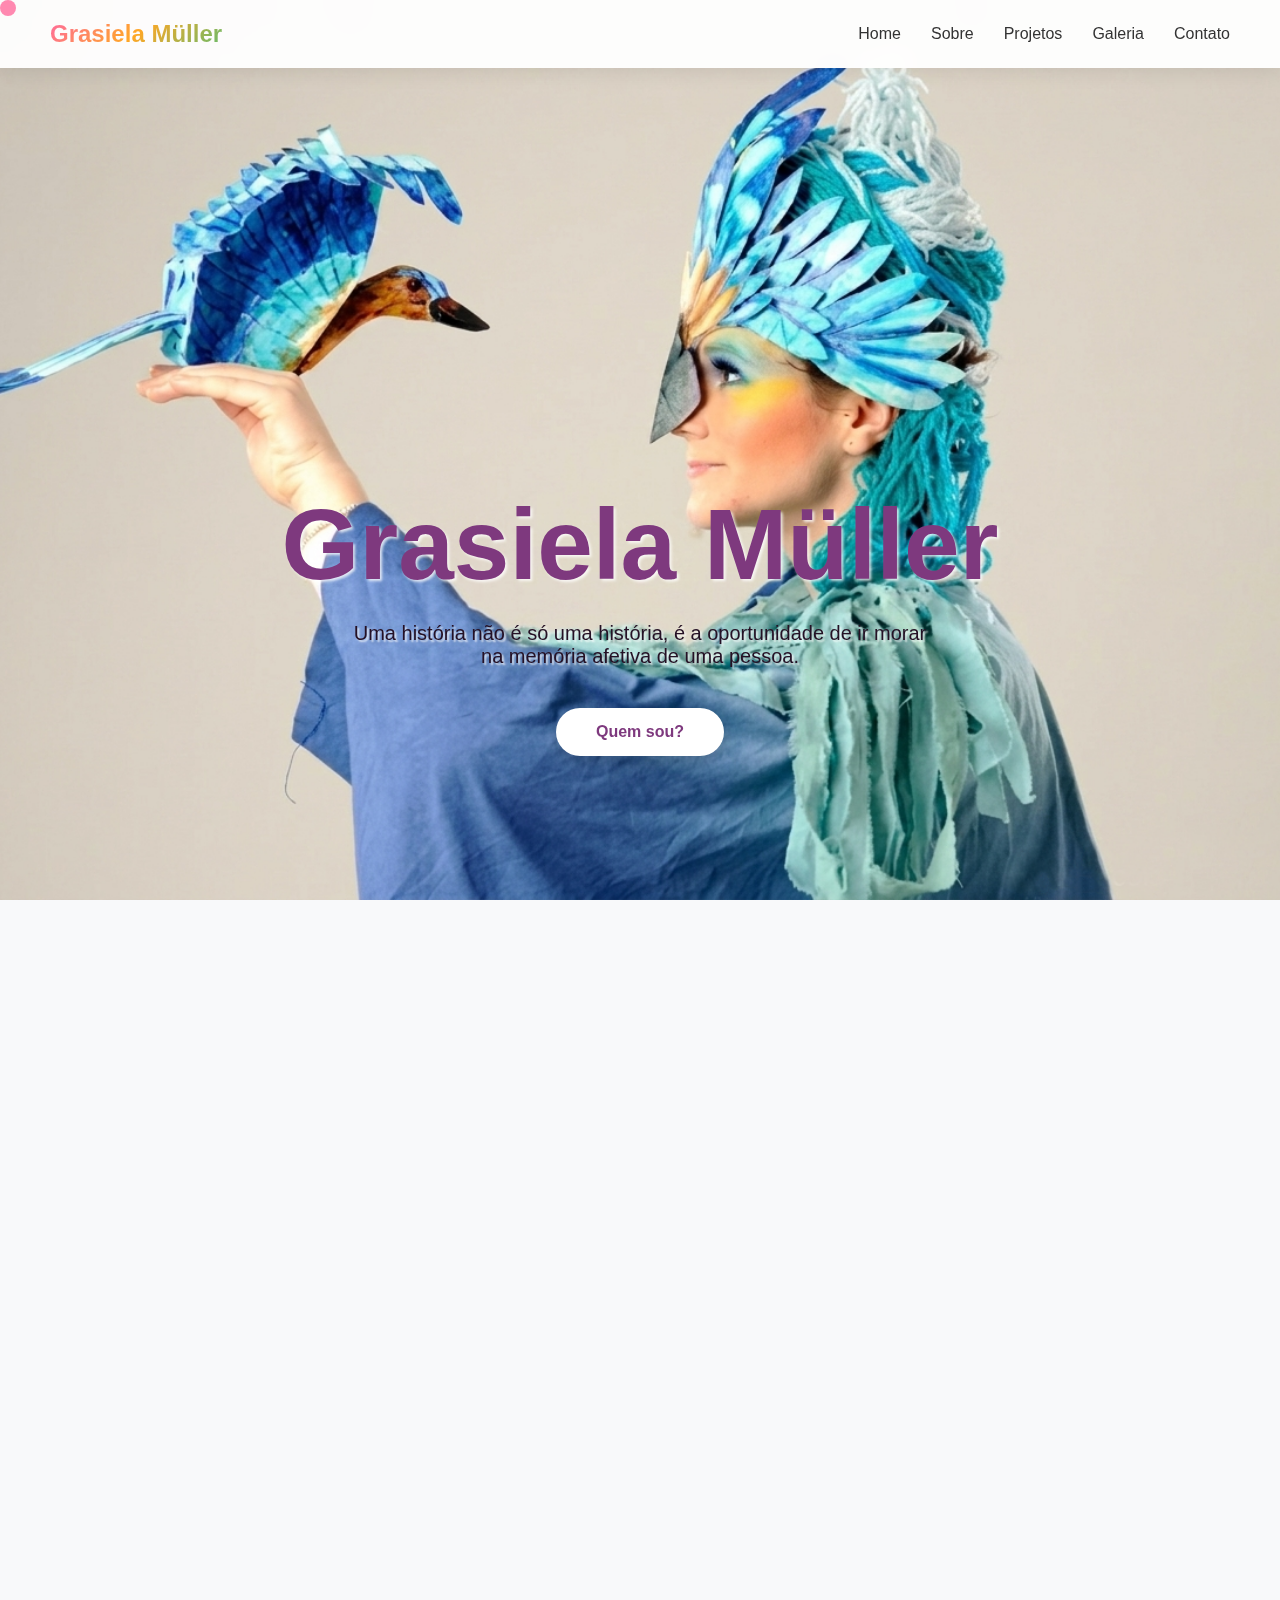
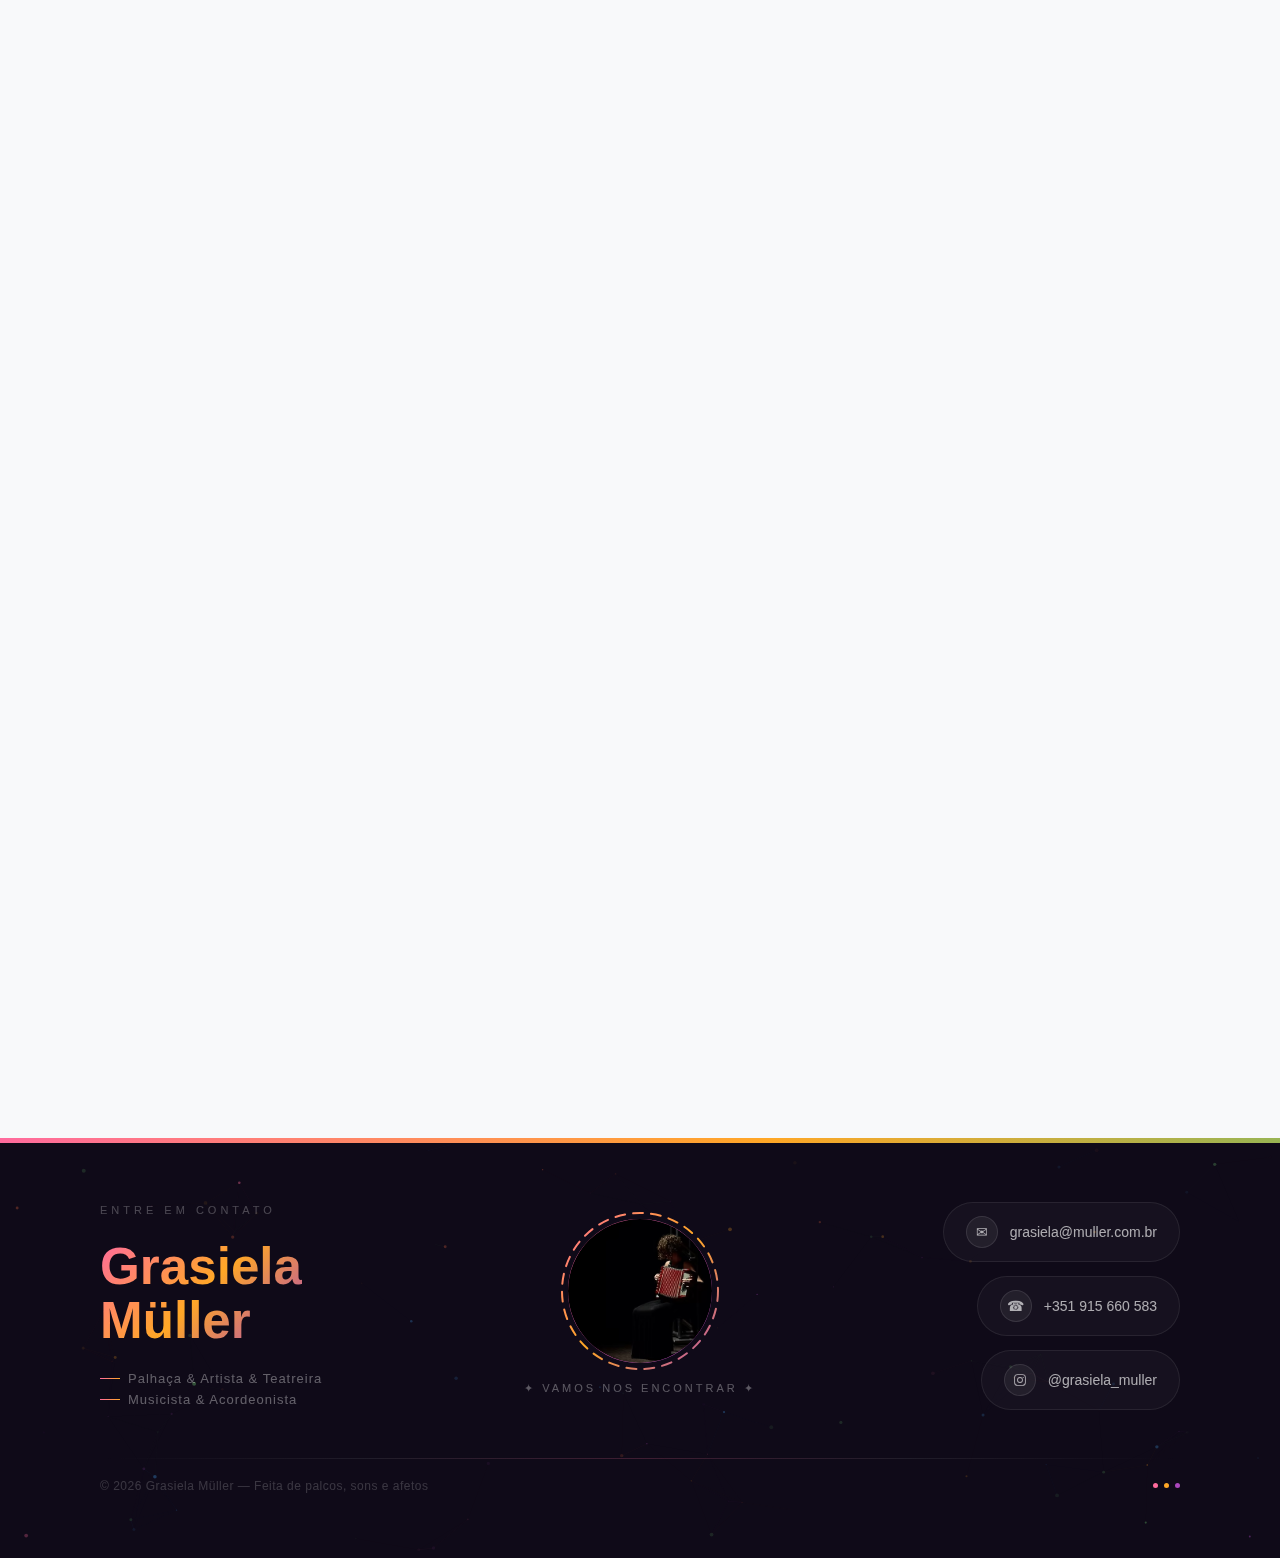
<file: index.html>
<!doctype html>
<html lang="pt-BR">
    <head>
        <meta charset="UTF-8" />
        <meta name="viewport" content="width=device-width, initial-scale=1.0" />
        <title>Grasiela Müller</title>
        <link
            rel="apple-touch-icon"
            href="img/favicon_io/apple-touch-icon.png"
        />
        <link
            rel="icon"
            type="image/png"
            sizes="32x32"
            href="img/favicon_io/favicon-32x32.png"
        />
        <link
            rel="icon"
            type="image/png"
            sizes="16x16"
            href="img/favicon_io/favicon-16x16.png"
        />
        <link rel="manifest" href="img/favicon_io/site.webmanifest" />
        <link rel="stylesheet" href="style.css" />
    </head>
    <body>
        <div class="cursor"></div>

        <header>
            <nav>
                <div class="logo">Grasiela Müller</div>
                <button class="nav-toggle" id="navToggle">
                    <span></span>
                    <span></span>
                    <span></span>
                </button>
                <ul class="nav-links" id="navLinks">
                    <li><a href="#home">Home</a></li>
                    <li><a href="#about">Sobre</a></li>
                    <li><a href="#gallery">Projetos</a></li>
                    <li><a href="/gallery.html">Galeria</a></li>
                    <li><a href="#contact">Contato</a></li>
                </ul>
            </nav>
        </header>

        <section class="hero" id="home">
            <div class="hero-content" style="margin-top: 38vh">
                <h1>Grasiela Müller</h1>
                <p>
                    Uma história não é só uma história, é a oportunidade de ir
                    morar na memória afetiva de uma pessoa.
                </p>
                <a href="#about" class="cta-button">Quem sou?</a>
            </div>
        </section>

        <section class="about fade-in" id="about">
            <div class="about-content">
                <div class="about-text">
                    <h2>
                        Uma artista que nunca entendeu muito bem a diferença
                        entre brincar e trabalhar.
                    </h2>
                    <p>
                        Artista, teatreira, musicista e viajante das linguagens
                        que unem som, corpo e imaginação.
                    </p>

                    <p>
                        Seu caminho começou pela música, quando ainda criança
                        descobriu no violão, no teclado e na percussão suas
                        primeiras ferramentas de expressão. Anos depois,
                        encontrou o teatro e, junto dele, o acordeon, que se
                        tornou extensão do seu próprio corpo.
                    </p>

                    <p>
                        Entre palcos, ruas e hospitais, aprendeu que a arte mora
                        no encontro — no olhar, no riso, no silêncio e na
                        escuta. Ao longo da sua caminhada, bordou a cena com
                        bonecos, trilhas sonoras, canções e narrativas feitas de
                        gestos, sons e poesia.
                    </p>

                    <p>
                        Hoje, segue levando seus espetáculos e oficinas por
                        diferentes territórios, cruzando fronteiras, costurando
                        afetos e cultivando a delicadeza do riso e da presença.
                    </p>
                </div>
                <div class="about-visual">
                    <img
                        src="/img/gallery/1000000833.jpg"
                        alt="profile-image"
                        class="profileImg"
                    />
                    <div class="pattern-circle"></div>
                    <div class="pattern-circle"></div>
                    <div class="pattern-circle"></div>
                </div>
            </div>
        </section>

        <div class="floating-image"></div>

        <section class="gallery fade-in" id="gallery">
            <h2>O que eu já fiz por aí</h2>
            <div class="gallery-grid">
                <a href="projects.html" class="gallery-link">
                    <div class="gallery-item">
                        <div class="gallery-item-content">
                            <h3>Projetos</h3>
                            <p>
                                Caminhos de experimentação, encontros e
                                expressões artísticas que atravessam palcos,
                                ruas e memórias.
                            </p>
                        </div>
                    </div>
                </a>

                <a href="workshops.html" class="gallery-link">
                    <div class="gallery-item">
                        <div class="gallery-item-content">
                            <h3>Oficinas</h3>
                            <p>
                                Espaços de criação, aprendizado e descoberta
                                através das artes.
                            </p>
                        </div>
                    </div>
                </a>

                <a href="soundtrack.html" class="gallery-link">
                    <div class="gallery-item">
                        <div class="gallery-item-content">
                            <h3>Trilhas Sonoras</h3>
                            <p>
                                Uma jornada musical feita sob medida para
                                transformar momentos comuns em memoráveis
                            </p>
                        </div>
                    </div>
                </a>
                <div class="gallery-item">
                    <div class="gallery-item-content">
                        <h3>Palhaçaria</h3>
                        <p>Aqui precisamos de material</p>
                    </div>
                </div>
                <div class="gallery-item">
                    <div class="gallery-item-content">
                        <h3>Aqui precisamos de algum tema</h3>
                        <p>Amu tu cara de Jacu</p>
                    </div>
                </div>

                <a href="gallery.html" class="gallery-link">
                    <div class="gallery-item">
                        <div class="gallery-item-content">
                            <h3>Galeria</h3>
                            <p>
                                Imagens que contam histórias e revelam a beleza
                                dos encontros, processos e criações coletivas.
                            </p>
                        </div>
                    </div>
                </a>
            </div>
        </section>

        <footer class="gf" id="contact">
            <div class="gf-stripe"></div>
            <canvas id="gf-canvas"></canvas>
            <div class="gf-sparks" id="gf-sparks"></div>

            <div class="gf-inner">
                <div class="gf-left">
                    <span class="gf-label">Entre em contato</span>
                    <h2 class="gf-name">Grasiela<br />Müller</h2>
                    <div class="gf-roles">
                        <span class="gf-role"
                            >Palhaça & Artista & Teatreira</span
                        >
                        <span class="gf-role">Musicista & Acordeonista</span>
                    </div>
                </div>

                <div class="gf-center">
                    <div class="gf-avatar-ring">
                        <svg
                            class="gf-ring-svg"
                            viewBox="0 0 170 170"
                            fill="none"
                            xmlns="http://www.w3.org/2000/svg"
                        >
                            <circle
                                cx="85"
                                cy="85"
                                r="78"
                                stroke="url(#rg)"
                                stroke-width="2"
                                stroke-dasharray="10 8"
                                stroke-linecap="round"
                            />
                            <defs>
                                <linearGradient
                                    id="rg"
                                    x1="0"
                                    y1="0"
                                    x2="170"
                                    y2="170"
                                    gradientUnits="userSpaceOnUse"
                                >
                                    <stop offset="0%" stop-color="#ff6b9d" />
                                    <stop offset="50%" stop-color="#ffa726" />
                                    <stop offset="100%" stop-color="#ab47bc" />
                                </linearGradient>
                            </defs>
                        </svg>
                        <img
                            class="gf-avatar-img"
                            src="/img/gallery/contato.png"
                            alt="Grasiela Müller"
                            onerror="
                                this.style.background =
                                    'linear-gradient(135deg,#ff6b9d,#ab47bc)';
                                this.removeAttribute('src');
                            "
                        />
                    </div>
                    <span class="gf-cta-hint">✦ vamos nos encontrar ✦</span>
                </div>

                <div class="gf-right">
                    <a
                        href="mailto:grasiela@muller.com.br"
                        class="gf-pill email"
                    >
                        <div class="gf-pill-icon">✉</div>
                        grasiela@muller.com.br
                    </a>
                    <a href="tel:+351915660583" class="gf-pill phone">
                        <div class="gf-pill-icon">☎</div>
                        +351 915 660 583
                    </a>
                    <a
                        href="https://instagram.com/grasiela_muller"
                        target="_blank"
                        class="gf-pill insta"
                    >
                        <div
                            class="gf-pill-icon"
                            style="display: flex; align-items: center"
                        >
                            <svg
                                xmlns="http://www.w3.org/2000/svg"
                                width="14"
                                height="14"
                                viewBox="0 0 24 24"
                                fill="currentColor"
                            >
                                <path
                                    d="M7.75 2h8.5A5.75 5.75 0 0 1 22 7.75v8.5A5.75 5.75 0 0 1 16.25 22h-8.5A5.75 5.75 0 0 1 2 16.25v-8.5A5.75 5.75 0 0 1 7.75 2Zm0 1.5A4.25 4.25 0 0 0 3.5 7.75v8.5A4.25 4.25 0 0 0 7.75 20.5h8.5a4.25 4.25 0 0 0 4.25-4.25v-8.5A4.25 4.25 0 0 0 16.25 3.5h-8.5ZM17.5 6.75a1 1 0 1 1 0 2 1 1 0 0 1 0-2ZM12 7a5 5 0 1 1 0 10 5 5 0 0 1 0-10Zm0 1.5A3.5 3.5 0 1 0 12 15.5 3.5 3.5 0 0 0 12 8.5Z"
                                />
                            </svg>
                        </div>
                        @grasiela_muller
                    </a>
                </div>
            </div>

            <div class="gf-divider"><div class="gf-divider-line"></div></div>

            <div class="gf-bottom">
                <p class="gf-copy">
                    © 2026 Grasiela Müller — Feita de palcos, sons e afetos
                </p>
                <div class="gf-dots">
                    <div class="gf-dot"></div>
                    <div class="gf-dot"></div>
                    <div class="gf-dot"></div>
                </div>
            </div>
        </footer>

        <script src="script.js"></script>
    </body>
</html>
</file>
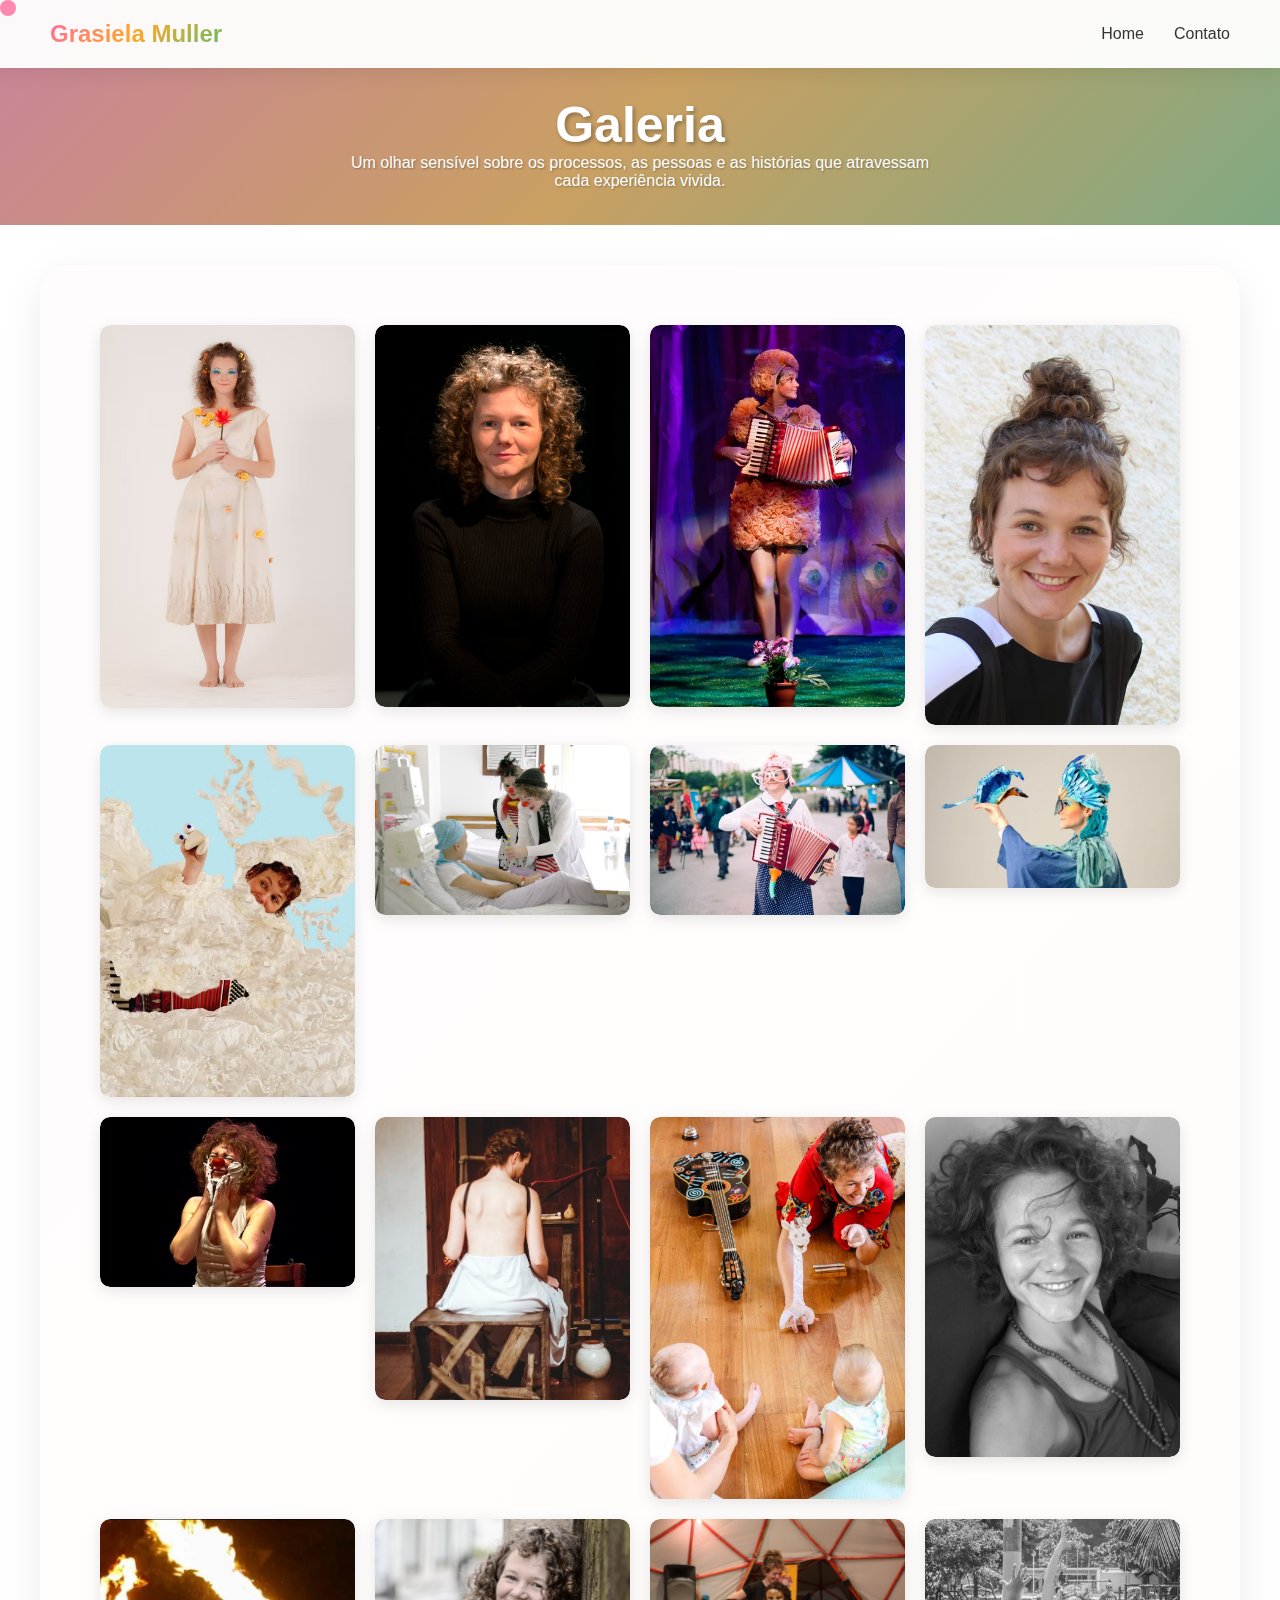
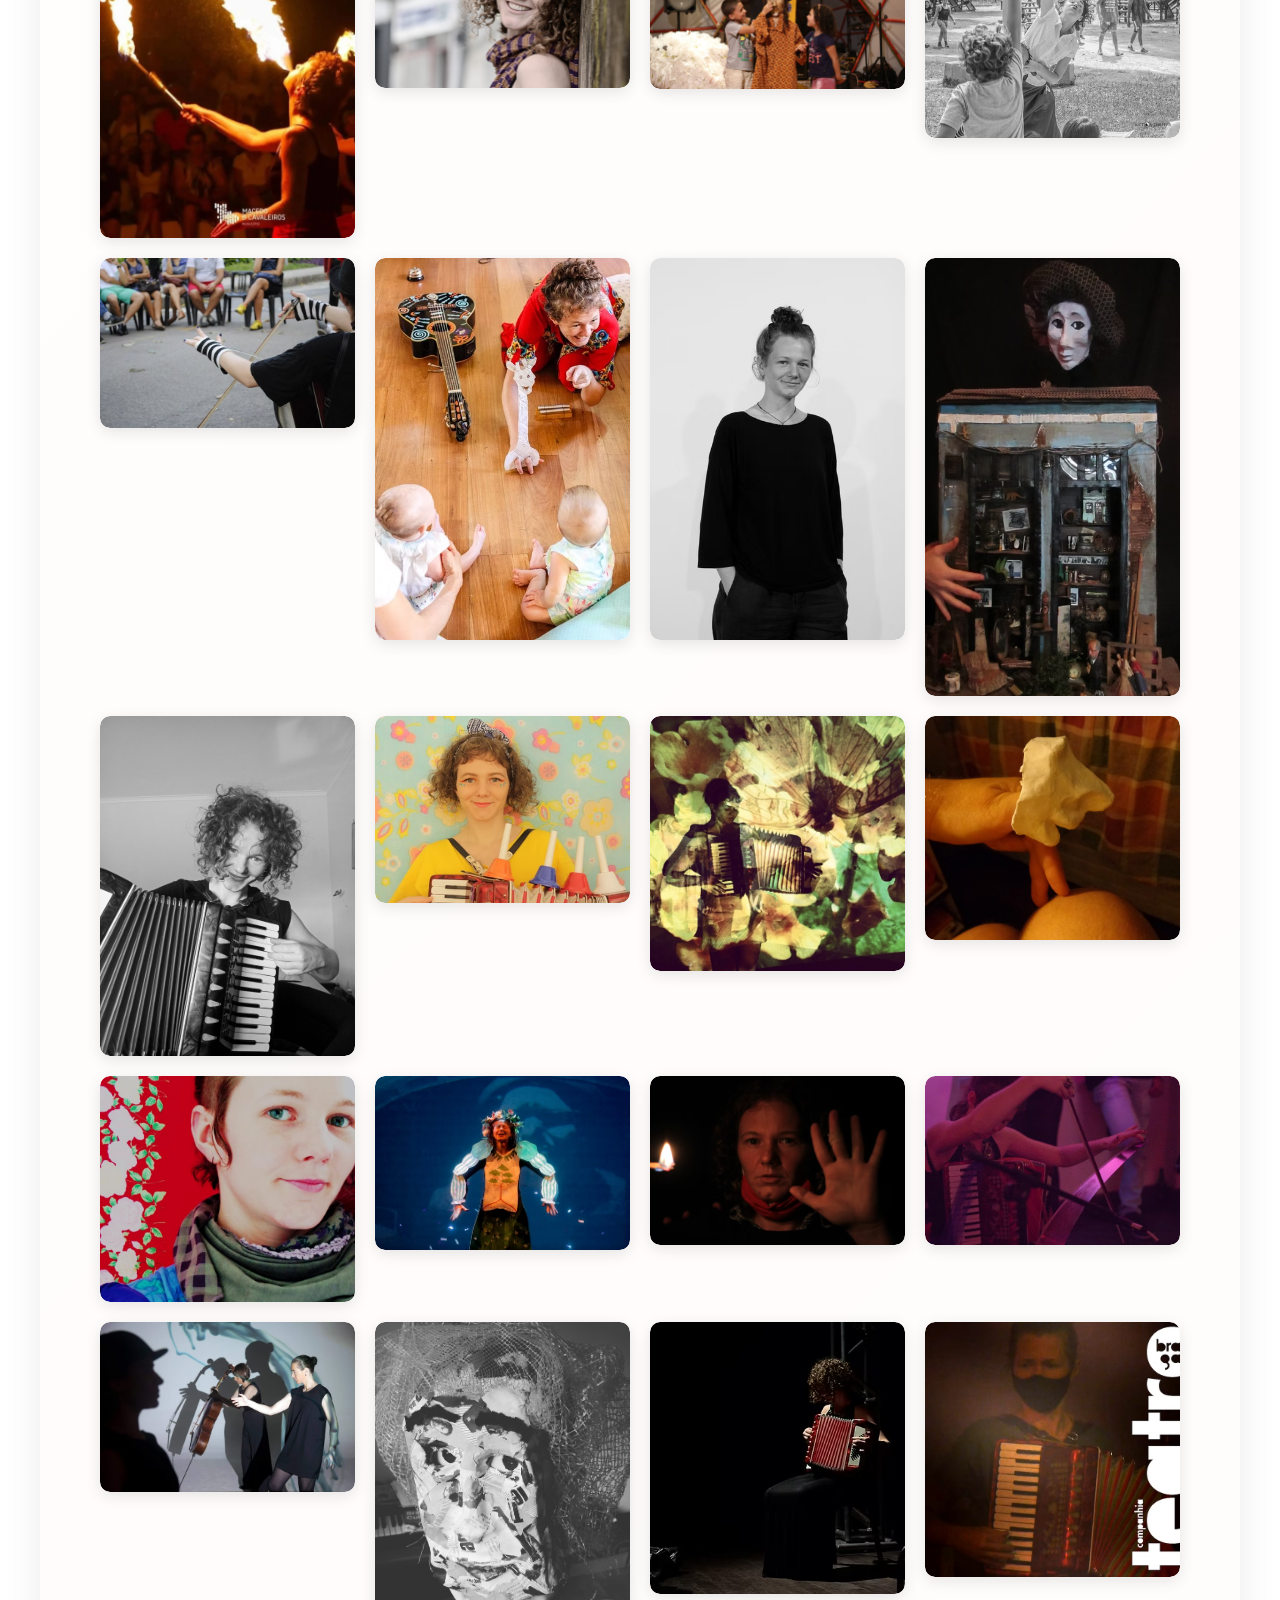
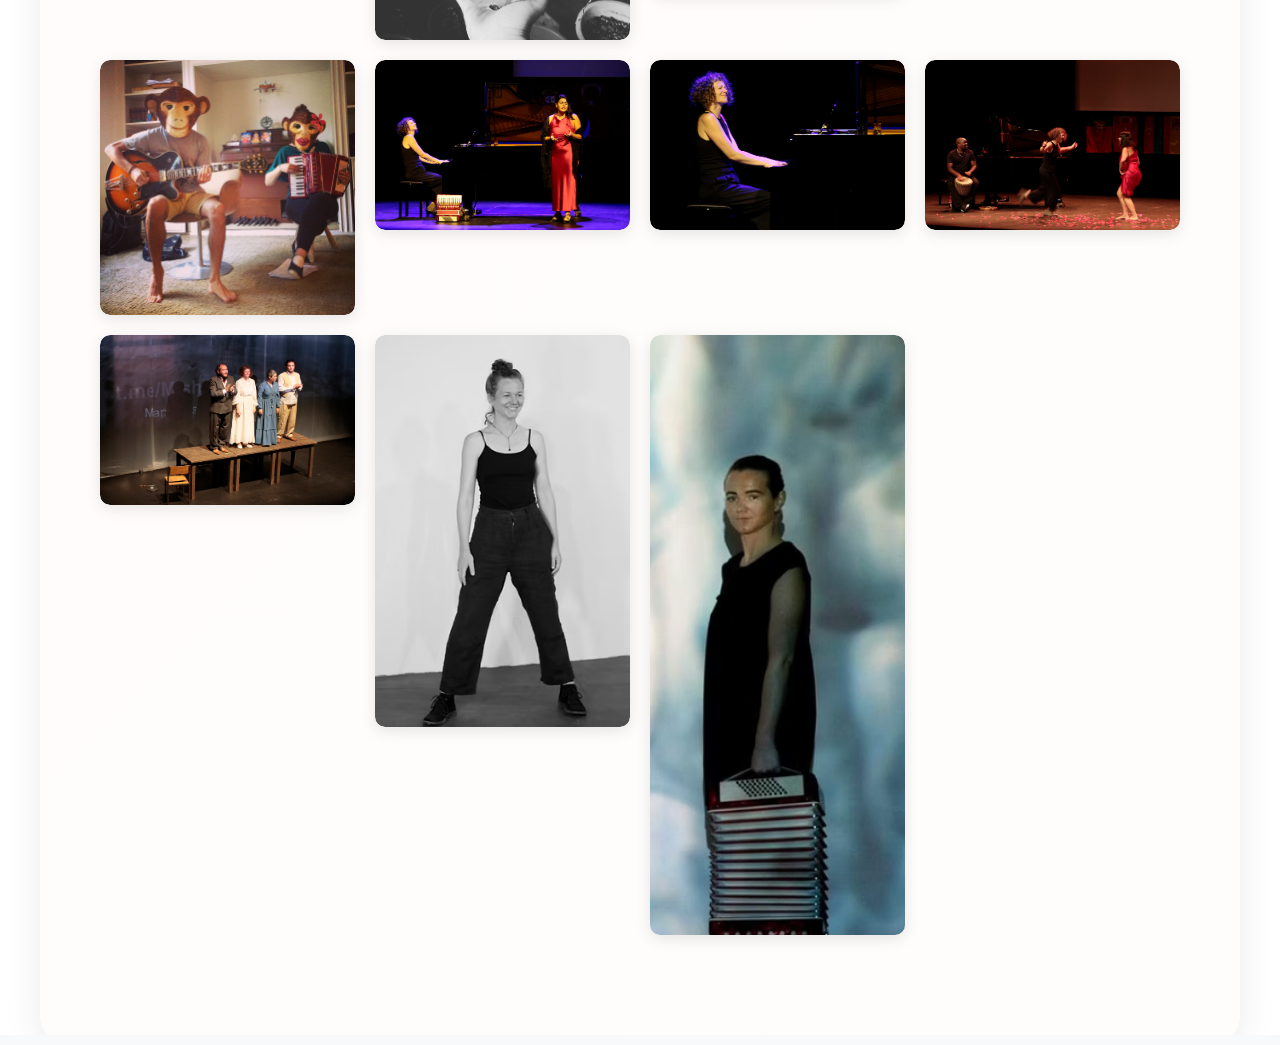
<file: gallery.html>
<!doctype html>
<html lang="pt-BR">
    <head>
        <meta charset="UTF-8" />
        <meta name="viewport" content="width=device-width, initial-scale=1.0" />
        <title>Workshops - Grasiela Muller</title>
        <link rel="stylesheet" href="style.css" />
    </head>
    <body>
        <div class="cursor"></div>

        <header>
            <nav>
                <a href="index.html" style="text-decoration: none"
                    ><div class="logo">Grasiela Muller</div></a
                >

                <ul class="nav-links">
                    <li><a href="index.html">Home</a></li>
                    <li><a href="index.html#contact">Contato</a></li>
                </ul>
            </nav>
        </header>

        <section class="heroCover">
            <div class="heroCover-content">
                <h1>Galeria</h1>
                <p>
                    Um olhar sensível sobre os processos, as pessoas e as
                    histórias que atravessam cada experiência vivida.
                </p>
            </div>
        </section>

        <section class="workshops" id="workshops">
            <div class="workshops-container">
                <div class="project-section fade-in">
                    <div class="project-content">
                        <div class="media-gallery">
                            <div
                                class="thumbnail-gallery-mirrow"
                                data-gallery="formasAnimadas"
                            >
                                <!-- G -->
                                <div
                                    class="thumbnail-mirrow"
                                    data-type="image"
                                    data-src="/img/gallery/1.png"
                                >
                                    <img
                                        src="/img/gallery/1.png"
                                        alt="Img-expo"
                                    />
                                </div>

                                <div
                                    class="thumbnail-mirrow"
                                    data-type="image"
                                    data-src="/img/gallery/retratos-insubmissa_04.jpg"
                                >
                                    <img
                                        src="/img/gallery/retratos-insubmissa_04.jpg"
                                        alt="Img-expo"
                                    />
                                </div>

                                <div
                                    class="thumbnail-mirrow"
                                    data-type="image"
                                    data-src="/img/gallery/4.png"
                                >
                                    <img
                                        src="/img/gallery/4.png"
                                        alt="Img-expo"
                                    />
                                </div>

                                <div
                                    class="thumbnail-mirrow"
                                    data-type="image"
                                    data-src="/img/gallery/6.png"
                                >
                                    <img
                                        src="/img/gallery/6.png"
                                        alt="Img-expo"
                                    />
                                </div>

                                <div
                                    class="thumbnail-mirrow"
                                    data-type="image"
                                    data-src="/img/gallery/8.png"
                                >
                                    <img
                                        src="/img/gallery/8.png"
                                        alt="Img-expo"
                                    />
                                </div>
                                <!-- P -->
                                <div
                                    class="thumbnail-mirrow"
                                    data-type="image"
                                    data-src="/img/gallery/2b.png"
                                >
                                    <img
                                        src="/img/gallery/2b.png"
                                        alt="Img-expo"
                                    />
                                </div>

                                <div
                                    class="thumbnail-mirrow"
                                    data-type="image"
                                    data-src="/img/gallery/3.png"
                                >
                                    <img
                                        src="/img/gallery/3.png"
                                        alt="Img-expo"
                                    />
                                </div>

                                <div
                                    class="thumbnail-mirrow"
                                    data-type="image"
                                    data-src="/img/gallery/5.png"
                                >
                                    <img
                                        src="/img/gallery/5.png"
                                        alt="Img-expo"
                                    />
                                </div>

                                <div
                                    class="thumbnail-mirrow"
                                    data-type="image"
                                    data-src="/img/gallery/9.png"
                                >
                                    <img
                                        src="/img/gallery/9.png"
                                        alt="Img-expo"
                                    />
                                </div>
                                <!-- G -->
                                <div
                                    class="thumbnail-mirrow"
                                    data-type="image"
                                    data-src="/img/gallery/2a.png"
                                >
                                    <img
                                        src="/img/gallery/2a.png"
                                        alt="Img-expo"
                                    />
                                </div>

                                <div
                                    class="thumbnail-mirrow"
                                    data-type="image"
                                    data-src="/img/gallery/1000039772.jpg"
                                >
                                    <img
                                        src="/img/gallery/1000039772.jpg"
                                        alt="Img-expo"
                                    />
                                </div>

                                <div
                                    class="thumbnail-mirrow"
                                    data-type="image"
                                    data-src="/img/gallery/1000000833.jpg"
                                >
                                    <img
                                        src="/img/gallery/1000000833.jpg"
                                        alt="Img-expo"
                                    />
                                </div>

                                <div
                                    class="thumbnail-mirrow"
                                    data-type="image"
                                    data-src="/img/gallery/1000039762.jpg"
                                >
                                    <img
                                        src="/img/gallery/1000039762.jpg"
                                        alt="Img-expo"
                                    />
                                </div>
                                <!-- P -->
                                <div
                                    class="thumbnail-mirrow"
                                    data-type="image"
                                    data-src="/img/gallery/1000039583.jpg"
                                >
                                    <img
                                        src="/img/gallery/1000039583.jpg"
                                        alt="Img-expo"
                                    />
                                </div>

                                <div
                                    class="thumbnail-mirrow"
                                    data-type="image"
                                    data-src="/img/gallery/1000039773.jpg"
                                >
                                    <img
                                        src="/img/gallery/1000039773.jpg"
                                        alt="Img-expo"
                                    />
                                </div>

                                <div
                                    class="thumbnail-mirrow"
                                    data-type="image"
                                    data-src="/img/gallery/14.png"
                                >
                                    <img
                                        src="/img/gallery/14.png"
                                        alt="Img-expo"
                                    />
                                </div>

                                <div
                                    class="thumbnail-mirrow"
                                    data-type="image"
                                    data-src="/img/gallery/15.png"
                                >
                                    <img
                                        src="/img/gallery/15.png"
                                        alt="Img-expo"
                                    />
                                </div>
                                <!-- G -->
                                <div
                                    class="thumbnail-mirrow"
                                    data-type="image"
                                    data-src="/img/gallery/13.png"
                                >
                                    <img
                                        src="/img/gallery/13.png"
                                        alt="Img-expo"
                                    />
                                </div>

                                <div
                                    class="thumbnail-mirrow"
                                    data-type="image"
                                    data-src="/img/gallery/18.png"
                                >
                                    <img
                                        src="/img/gallery/18.png"
                                        alt="Img-expo"
                                    />
                                </div>

                                <div
                                    class="thumbnail-mirrow"
                                    data-type="image"
                                    data-src="/img/gallery/12.png"
                                >
                                    <img
                                        src="/img/gallery/12.png"
                                        alt="Img-expo"
                                    />
                                </div>

                                <div
                                    class="thumbnail-mirrow"
                                    data-type="image"
                                    data-src="/img/gallery/1000000830.jpg"
                                >
                                    <img
                                        src="/img/gallery/1000000830.jpg"
                                        alt="Img-expo"
                                    />
                                </div>
                                <!-- P -->

                                <div
                                    class="thumbnail-mirrow"
                                    data-type="image"
                                    data-src="/img/gallery/11.png"
                                >
                                    <img
                                        src="/img/gallery/11.png"
                                        alt="Img-expo"
                                    />
                                </div>

                                <div
                                    class="thumbnail-mirrow"
                                    data-type="image"
                                    data-src="/img/gallery/1000039761.jpg"
                                >
                                    <img
                                        src="/img/gallery/1000039761.jpg"
                                        alt="Img-expo"
                                    />
                                </div>

                                <div
                                    class="thumbnail-mirrow"
                                    data-type="image"
                                    data-src="/img/gallery/16.png"
                                >
                                    <img
                                        src="/img/gallery/16.png"
                                        alt="Img-expo"
                                    />
                                </div>

                                <div
                                    class="thumbnail-mirrow"
                                    data-type="image"
                                    data-src="/img/gallery/19.png"
                                >
                                    <img
                                        src="/img/gallery/19.png"
                                        alt="Img-expo"
                                    />
                                </div>
                                <!-- P -->
                                <div
                                    class="thumbnail-mirrow"
                                    data-type="image"
                                    data-src="/img/gallery/2.png"
                                >
                                    <img
                                        src="/img/gallery/2.png"
                                        alt="Img-expo"
                                    />
                                </div>

                                <div
                                    class="thumbnail-mirrow"
                                    data-type="image"
                                    data-src="/img/gallery/20.png"
                                >
                                    <img
                                        src="/img/gallery/20.png"
                                        alt="Img-expo"
                                    />
                                </div>

                                <div
                                    class="thumbnail-mirrow"
                                    data-type="image"
                                    data-src="/img/gallery/22.png"
                                >
                                    <img
                                        src="/img/gallery/22.png"
                                        alt="Img-expo"
                                    />
                                </div>

                                <div
                                    class="thumbnail-mirrow"
                                    data-type="image"
                                    data-src="/img/gallery/25.png"
                                >
                                    <img
                                        src="/img/gallery/25.png"
                                        alt="Img-expo"
                                    />
                                </div>
                                <!-- G -->
                                <div
                                    class="thumbnail-mirrow"
                                    data-type="image"
                                    data-src="/img/gallery/21.png"
                                >
                                    <img
                                        src="/img/gallery/21.png"
                                        alt="Img-expo"
                                    />
                                </div>

                                <div
                                    class="thumbnail-mirrow"
                                    data-type="image"
                                    data-src="/img/gallery/contato.png"
                                >
                                    <img
                                        src="/img/gallery/contato.png"
                                        alt="Img-expo"
                                    />
                                </div>

                                <div
                                    class="thumbnail-mirrow"
                                    data-type="image"
                                    data-src="/img/gallery/23.png"
                                >
                                    <img
                                        src="/img/gallery/23.png"
                                        alt="Img-expo"
                                    />
                                </div>

                                <div
                                    class="thumbnail-mirrow"
                                    data-type="image"
                                    data-src="/img/gallery/27.jpg"
                                >
                                    <img
                                        src="/img/gallery/27.jpg"
                                        alt="Img-expo"
                                    />
                                </div>
                                <!-- P -->
                                <div
                                    class="thumbnail-mirrow"
                                    data-type="image"
                                    data-src="/img/gallery/28.JPG"
                                >
                                    <img
                                        src="/img/gallery/28.JPG"
                                        alt="Img-expo"
                                    />
                                </div>

                                <div
                                    class="thumbnail-mirrow"
                                    data-type="image"
                                    data-src="/img/gallery/29.JPG"
                                >
                                    <img
                                        src="/img/gallery/29.JPG"
                                        alt="Img-expo"
                                    />
                                </div>

                                <div
                                    class="thumbnail-mirrow"
                                    data-type="image"
                                    data-src="/img/gallery/30.JPG"
                                >
                                    <img
                                        src="/img/gallery/30.JPG"
                                        alt="Img-expo"
                                    />
                                </div>

                                <div
                                    class="thumbnail-mirrow"
                                    data-type="image"
                                    data-src="/img/gallery/31.JPG"
                                >
                                    <img
                                        src="/img/gallery/31.JPG"
                                        alt="Img-expo"
                                    />
                                </div>
                                <!-- A -->
                                <div
                                    class="thumbnail-mirrow"
                                    data-type="image"
                                    data-src="/img/gallery/26.png"
                                >
                                    <img
                                        src="/img/gallery/26.png"
                                        alt="Img-expo"
                                    />
                                </div>

                                <div
                                    class="thumbnail-mirrow"
                                    data-type="image"
                                    data-src="/img/gallery/10.png"
                                >
                                    <img
                                        src="/img/gallery/10.png"
                                        alt="Img-expo"
                                    />
                                </div>
                            </div>
                        </div>
                    </div>
                </div>
            </div>
        </section>

        <!-- Modal para mídia -->
        <div class="media-modal" id="mediaModal">
            <div class="modal-content">
                <button class="close-modal" onclick="closeMediaModal()">
                    &times;
                </button>
                <button
                    class="modal-nav prev"
                    id="prevBtn"
                    onclick="navigateMedia(-1)"
                >
                    ‹
                </button>
                <button
                    class="modal-nav next"
                    id="nextBtn"
                    onclick="navigateMedia(1)"
                >
                    ›
                </button>

                <img
                    class="modal-media"
                    id="modalImage"
                    style="display: none"
                />
                <video
                    class="modal-media"
                    id="modalVideo"
                    controls
                    style="display: none"
                >
                    <source src="" type="video/mp4" />
                    Seu navegador não suporta o elemento de vídeo.
                </video>

                <div class="modal-counter" id="modalCounter"></div>
            </div>
        </div>

        <script>
            // Variáveis globais para o modal
            let currentGallery = [];
            let currentIndex = 0;

            // Cursor personalizado
            const cursor = document.querySelector('.cursor');
            let mouseX = 0,
                mouseY = 0;

            document.addEventListener('mousemove', (e) => {
                mouseX = e.clientX;
                mouseY = e.clientY;
            });

            function animateCursor() {
                cursor.style.left = mouseX + 'px';
                cursor.style.top = mouseY + 'px';
                requestAnimationFrame(animateCursor);
            }
            animateCursor();

            // Hover effect no cursor
            const hoverElements = document.querySelectorAll(
                'a, button, .thumbnail, .main-media',
            );
            hoverElements.forEach((el) => {
                el.addEventListener('mouseenter', () =>
                    cursor.classList.add('hover'),
                );
                el.addEventListener('mouseleave', () =>
                    cursor.classList.remove('hover'),
                );
            });

            // Scroll animations
            const observerOptions = {
                threshold: 0.1,
                rootMargin: '0px 0px -50px 0px',
            };

            const observer = new IntersectionObserver((entries) => {
                entries.forEach((entry) => {
                    if (entry.isIntersecting) {
                        entry.target.classList.add('visible');
                    }
                });
            }, observerOptions);

            document.querySelectorAll('.fade-in').forEach((el) => {
                observer.observe(el);
            });

            // Header scroll effect
            window.addEventListener('scroll', () => {
                const header = document.querySelector('header');
                if (window.scrollY > 100) {
                    header.style.background = 'rgba(255, 255, 255, 0.98)';
                    header.style.boxShadow = '0 2px 25px rgba(0, 0, 0, 0.15)';
                } else {
                    header.style.background = 'rgba(255, 255, 255, 0.95)';
                    header.style.boxShadow = '0 2px 20px rgba(0, 0, 0, 0.1)';
                }
            });

            // Inicializar event listeners para thumbnails
            function initializeThumbnails() {
                document
                    .querySelectorAll('.thumbnail-gallery-mirrow')
                    .forEach((gallery) => {
                        const thumbnails =
                            gallery.querySelectorAll('.thumbnail-mirrow');

                        thumbnails.forEach((thumbnail, index) => {
                            thumbnail.addEventListener('click', () => {
                                const galleryName =
                                    gallery.getAttribute('data-gallery');
                                openMediaModal(galleryName, index);
                            });
                        });
                    });
            }

            // Abrir modal com navegação
            function openMediaModal(galleryName, startIndex = 0) {
                const gallery = document.querySelector(
                    `[data-gallery="${galleryName}"]`,
                );
                const thumbnails =
                    gallery.querySelectorAll('.thumbnail-mirrow');

                // Preparar array da galeria atual
                currentGallery = Array.from(thumbnails).map((thumb) => ({
                    type: thumb.getAttribute('data-type'),
                    src: thumb.getAttribute('data-src'),
                    alt: thumb.querySelector('img').alt,
                }));

                currentIndex = startIndex;

                const modal = document.getElementById('mediaModal');
                modal.classList.add('active');

                showCurrentMedia();
                updateNavigationButtons();
                updateCounter();
            }

            // Mostrar mídia atual
            function showCurrentMedia() {
                const modalImage = document.getElementById('modalImage');
                const modalVideo = document.getElementById('modalVideo');
                const modalContent = document.querySelector('.modal-content');
                const currentMedia = currentGallery[currentIndex];

                // Remover qualquer iframe existente
                const existingIframe =
                    document.querySelector('.youtube-iframe');
                if (existingIframe) {
                    existingIframe.remove();
                }

                if (currentMedia.type === 'video') {
                    modalImage.style.display = 'none';
                    modalVideo.style.display = 'none';

                    // Verificar se é um vídeo do YouTube
                    if (
                        currentMedia.src.includes('youtube') ||
                        currentMedia.src.includes('youtu.be')
                    ) {
                        // Extrair o ID do vídeo do YouTube
                        let videoId = '';
                        const youtubeUrl = currentMedia.src;

                        if (youtubeUrl.includes('youtube.com/watch?v=')) {
                            videoId = youtubeUrl.split('v=')[1];
                            const ampersandPosition = videoId.indexOf('&');
                            if (ampersandPosition !== -1) {
                                videoId = videoId.substring(
                                    0,
                                    ampersandPosition,
                                );
                            }
                        } else if (youtubeUrl.includes('youtu.be/')) {
                            videoId = youtubeUrl.split('youtu.be/')[1];
                        }

                        // Criar iframe do YouTube
                        const iframe = document.createElement('iframe');
                        iframe.classList.add('youtube-iframe', 'modal-media');
                        iframe.setAttribute(
                            'src',
                            `https://www.youtube.com/embed/${videoId}?autoplay=1`,
                        );
                        iframe.setAttribute('frameborder', '0');
                        iframe.setAttribute('allowfullscreen', '');
                        iframe.setAttribute(
                            'allow',
                            'autoplay; encrypted-media',
                        );

                        // Inserir o iframe antes do contador
                        const counter = document.getElementById('modalCounter');
                        modalContent.insertBefore(iframe, counter);
                    } else {
                        // Para vídeos normais (não YouTube)
                        modalVideo.style.display = 'block';
                        modalVideo.src = currentMedia.src;
                        modalVideo.play();
                    }
                } else {
                    modalImage.style.display = 'block';
                    modalImage.src = currentMedia.src;
                    modalImage.alt = currentMedia.alt;
                }
            }

            // Navegar entre mídias
            function navigateMedia(direction) {
                const modalVideo = document.getElementById('modalVideo');
                modalVideo.pause();

                currentIndex += direction;

                if (currentIndex < 0) {
                    currentIndex = currentGallery.length - 1;
                } else if (currentIndex >= currentGallery.length) {
                    currentIndex = 0;
                }

                showCurrentMedia();
                updateNavigationButtons();
                updateCounter();
            }

            // Atualizar botões de navegação
            function updateNavigationButtons() {
                const prevBtn = document.getElementById('prevBtn');
                const nextBtn = document.getElementById('nextBtn');

                prevBtn.disabled = currentGallery.length <= 1;
                nextBtn.disabled = currentGallery.length <= 1;
            }

            // Atualizar contador
            function updateCounter() {
                const counter = document.getElementById('modalCounter');
                counter.textContent = `${currentIndex + 1} / ${
                    currentGallery.length
                }`;
            }

            // Fechar modal
            function closeMediaModal() {
                const modal = document.getElementById('mediaModal');
                const modalVideo = document.getElementById('modalVideo');
                const existingIframe =
                    document.querySelector('.youtube-iframe');

                if (existingIframe) {
                    existingIframe.remove();
                }

                modal.classList.remove('active');
                modalVideo.pause();
                modalVideo.currentTime = 0;
                currentGallery = [];
                currentIndex = 0;
            }

            // Fechar modal clicando fora
            document
                .getElementById('mediaModal')
                .addEventListener('click', (e) => {
                    if (e.target.classList.contains('media-modal')) {
                        closeMediaModal();
                    }
                });

            // Navegação por teclado
            document.addEventListener('keydown', (e) => {
                if (
                    document
                        .getElementById('mediaModal')
                        .classList.contains('active')
                ) {
                    switch (e.key) {
                        case 'Escape':
                            closeMediaModal();
                            break;
                        case 'ArrowLeft':
                            navigateMedia(-1);
                            break;
                        case 'ArrowRight':
                            navigateMedia(1);
                            break;
                    }
                }
            });

            // Smooth scrolling para links
            document.querySelectorAll('a[href^="#"]').forEach((anchor) => {
                anchor.addEventListener('click', function (e) {
                    e.preventDefault();
                    const target = document.querySelector(
                        this.getAttribute('href'),
                    );
                    if (target) {
                        target.scrollIntoView({
                            behavior: 'smooth',
                            block: 'start',
                        });
                    }
                });
            });

            // Inicializar thumbnails quando a página carregar
            document.addEventListener('DOMContentLoaded', initializeThumbnails);
        </script>
    </body>
</html>
</file>
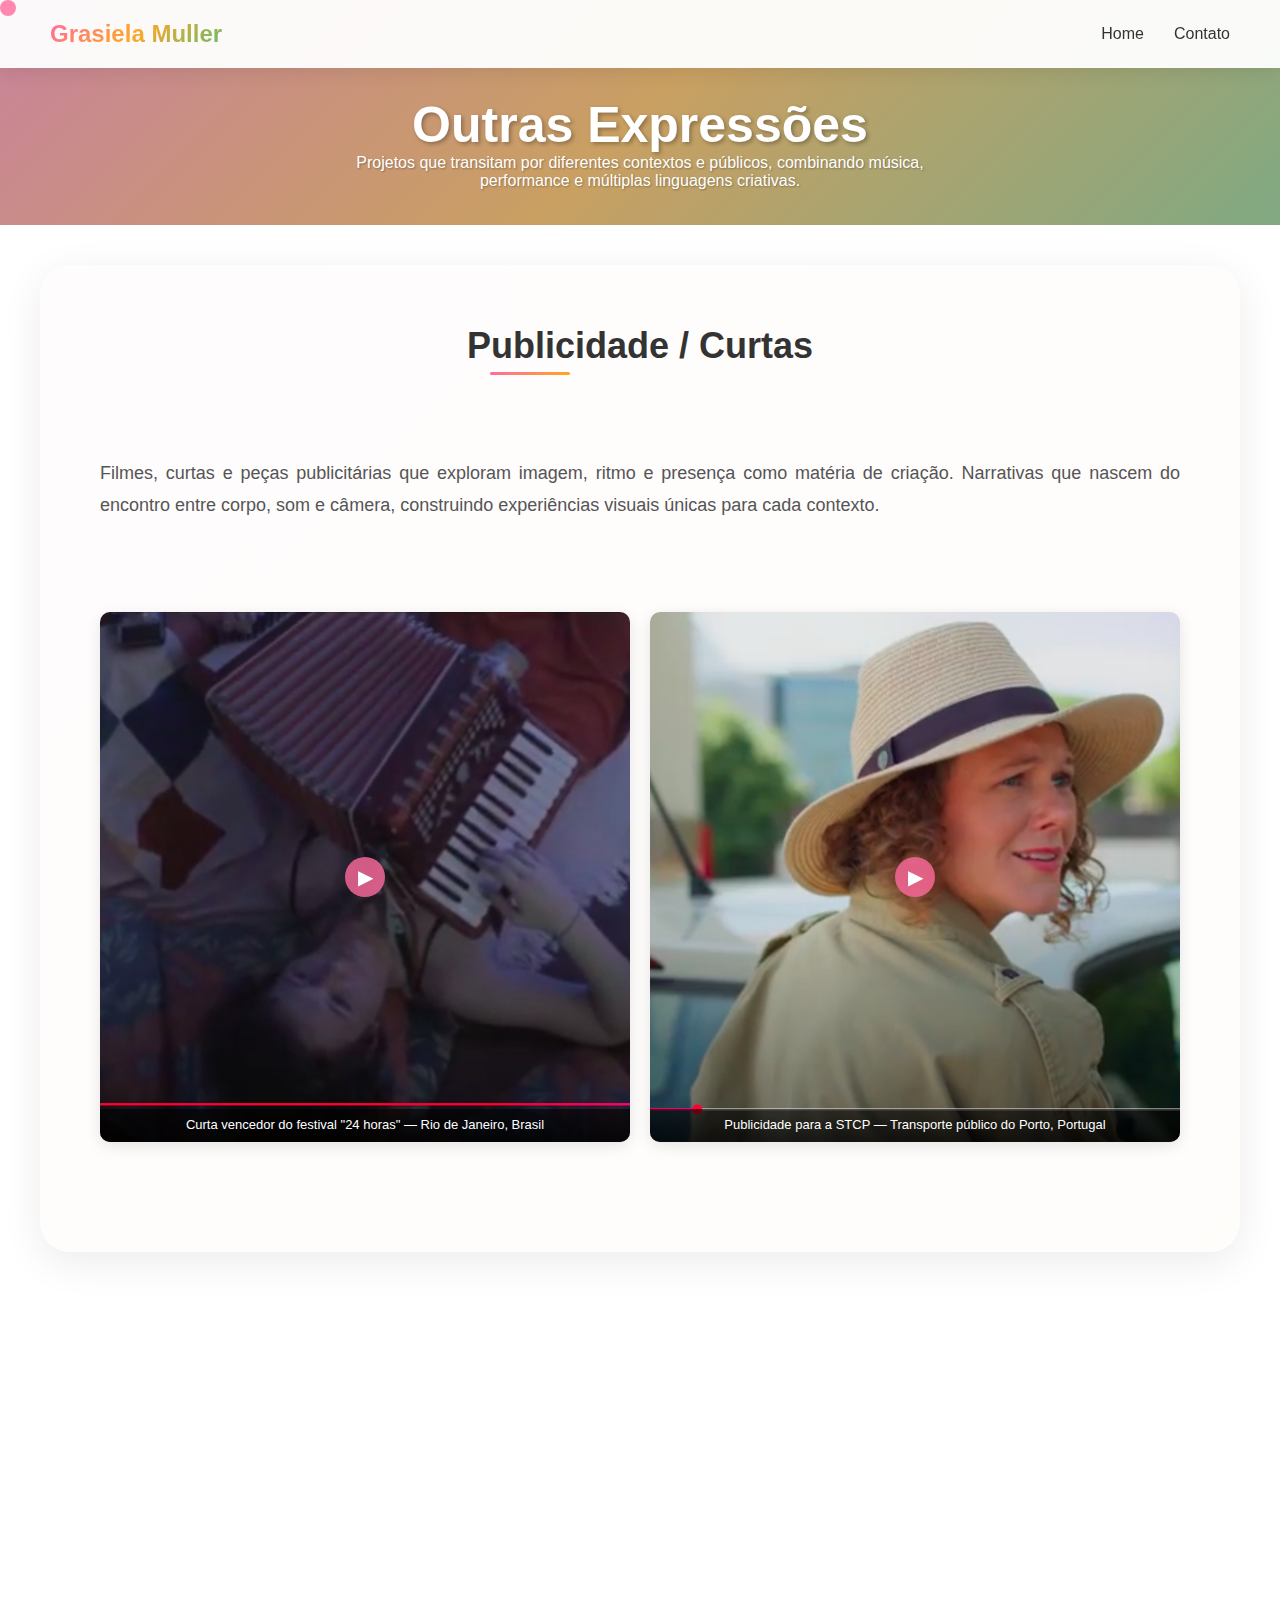
<file: other-expressions.html>
<!doctype html>
<html lang="pt-BR">
    <head>
        <meta charset="UTF-8" />
        <meta name="viewport" content="width=device-width, initial-scale=1.0" />
        <title>Trabalhos Profissionais - Grasiela Muller</title>
        <link rel="stylesheet" href="style.css" />
    </head>
    <body>
        <div class="cursor"></div>

        <header>
            <nav>
                <a href="index.html" style="text-decoration: none">
                    <div class="logo">Grasiela Muller</div>
                </a>
                <ul class="nav-links">
                    <li><a href="index.html">Home</a></li>
                    <li><a href="index.html#contact">Contato</a></li>
                </ul>
            </nav>
        </header>

        <section class="heroCover">
            <div class="heroCover-content">
                <h1>Outras Expressões</h1>
                <p>
                    Projetos que transitam por diferentes contextos e públicos,
                    combinando música, performance e múltiplas linguagens
                    criativas.
                </p>
            </div>
        </section>

        <section class="workshops" id="workshops">
            <div class="workshops-container">
                <div class="project-section fade-in">
                    <div class="project-header">
                        <h3 class="project-title">Publicidade / Curtas</h3>
                    </div>

                    <div class="project-content">
                        <div class="project-description">
                            <p class="project-text">
                                Filmes, curtas e peças publicitárias que
                                exploram imagem, ritmo e presença como matéria
                                de criação. Narrativas que nascem do encontro
                                entre corpo, som e câmera, construindo
                                experiências visuais únicas para cada contexto.
                            </p>
                        </div>

                        <div class="media-gallery">
                            <div
                                class="thumbnail-gallery"
                                data-gallery="publicidade"
                            >
                                <div
                                    class="thumbnail video"
                                    data-type="video"
                                    data-src="https://www.youtube.com/watch?v=_XqIjaKMrFk&ab_channel=GrasielaM%C3%BCller"
                                >
                                    <img
                                        src="/img/soundtrack/video14.png"
                                        alt="Curta vencedor do festival 24 horas Rio de Janeiro"
                                    />
                                    <div class="thumbnail-caption">
                                        Curta vencedor do festival "24 horas" —
                                        Rio de Janeiro, Brasil
                                    </div>
                                </div>

                                <div
                                    class="thumbnail video"
                                    data-type="video"
                                    data-src="https://www.youtube.com/watch?v=13qbJ0aBrM4&ab_channel=GrasielaM%C3%BCller"
                                >
                                    <img
                                        src="/img/soundtrack/video16.png"
                                        alt="Publicidade STCP Porto"
                                    />
                                    <div class="thumbnail-caption">
                                        Publicidade para a STCP — Transporte
                                        público do Porto, Portugal
                                    </div>
                                </div>
                            </div>
                        </div>
                    </div>
                </div>
            </div>
        </section>

        <section class="workshops" id="workshops">
            <div class="workshops-container">
                <div class="project-section fade-in">
                    <div class="project-header">
                        <h3 class="project-title">Pequenas coisas</h3>
                    </div>

                    <div class="project-content">
                        <div class="project-description">
                            <p class="project-text">
                                É uma exposição que mostra um mundo miúdo feito
                                de palito de fósforo e microlixo. Grasiela
                                Müller busca no material renegado a estrutura e
                                o discurso para a construção das obras.
                            </p>
                            <p class="project-text">
                                Sua criação começa observando os objetos
                                desprezados e a função que cada um tem na
                                sociedade. A partir disso, de forma manual, vão
                                se originando pequenos cenários compostos de
                                personagens de palito de palito de fósforo.
                            </p>

                            <p class="project-text">
                                Assim, botão por botão, renda por renda, fio por
                                fio, pedaços de memórias foram se costurando.
                                Cada detalhe carrega uma ausência transformada
                                em presença. Uma cicatriz transformada em arte.
                                Essa boneca é feita de tudo aquilo que sobra —
                                e, justamente por isso, transborda. Onde passa,
                                reverbera. Onde toca, nunca mais silencia. Com
                                ênfase no pensamento sustentável, a exposição
                                apresenta obras feitas a partir de: botões,
                                embalagens, partes de brinquedos, latinha e
                                caixinha de fósforo. Todos esses, encontrados no
                                chão, em gavetas, no lixo, em restos de tudo o
                                que eu, você e os outros tem e não querem mais.
                                São Pequenas coisas que sobreviveram ao ato de
                                ir para o lixo e hoje estão aqui para serem
                                vistos de uma forma diferente.
                            </p>
                        </div>

                        <div class="media-gallery">
                            <div
                                class="thumbnail-gallery"
                                data-gallery="pequenascoisas"
                            >
                                <div
                                    class="thumbnail"
                                    data-type="image"
                                    data-src="/img/peuqenascoisas/cartaz divulgação.jpg"
                                >
                                    <img
                                        src="/img/peuqenascoisas/cartaz divulgação.jpg"
                                        alt="Img-expo"
                                    />
                                </div>

                                <div
                                    class="thumbnail"
                                    data-type="image"
                                    data-src="/img/peuqenascoisas/cartaz3.jpg"
                                >
                                    <img
                                        src="/img/peuqenascoisas/cartaz3.jpg"
                                        alt="Img-expo"
                                    />
                                </div>

                                <div
                                    class="thumbnail"
                                    data-type="image"
                                    data-src="/img/peuqenascoisas/1a.jpg"
                                >
                                    <img
                                        src="/img/peuqenascoisas/1a.jpg"
                                        alt="Img-expo"
                                    />
                                </div>

                                <div
                                    class="thumbnail"
                                    data-type="image"
                                    data-src="/img/peuqenascoisas/1.jpg"
                                >
                                    <img
                                        src="/img/peuqenascoisas/1.jpg"
                                        alt="Img-expo"
                                    />
                                </div>

                                <div
                                    class="thumbnail"
                                    data-type="image"
                                    data-src="/img/peuqenascoisas/2.jpg"
                                >
                                    <img
                                        src="/img/peuqenascoisas/2.jpg"
                                        alt="Img-expo"
                                    />
                                </div>

                                <div
                                    class="thumbnail"
                                    data-type="image"
                                    data-src="/img/peuqenascoisas/3.jpg"
                                >
                                    <img
                                        src="/img/peuqenascoisas/3.jpg"
                                        alt="Img-expo"
                                    />
                                </div>

                                <div
                                    class="thumbnail"
                                    data-type="image"
                                    data-src="/img/peuqenascoisas/4.jpg"
                                >
                                    <img
                                        src="/img/peuqenascoisas/4.jpg"
                                        alt="Img-expo"
                                    />
                                </div>

                                <div
                                    class="thumbnail"
                                    data-type="image"
                                    data-src="/img/peuqenascoisas/5.jpg"
                                >
                                    <img
                                        src="/img/peuqenascoisas/5.jpg"
                                        alt="Img-expo"
                                    />
                                </div>

                                <div
                                    class="thumbnail"
                                    data-type="image"
                                    data-src="/img/peuqenascoisas/6.jpg"
                                >
                                    <img
                                        src="/img/peuqenascoisas/6.jpg"
                                        alt="Img-expo"
                                    />
                                </div>

                                <div
                                    class="thumbnail"
                                    data-type="image"
                                    data-src="/img/peuqenascoisas/7.jpg"
                                >
                                    <img
                                        src="/img/peuqenascoisas/7.jpg"
                                        alt="Img-expo"
                                    />
                                </div>

                                <div
                                    class="thumbnail"
                                    data-type="image"
                                    data-src="/img/peuqenascoisas/8.jpg"
                                >
                                    <img
                                        src="/img/peuqenascoisas/8.jpg"
                                        alt="Img-expo"
                                    />
                                </div>

                                <div
                                    class="thumbnail"
                                    data-type="image"
                                    data-src="/img/peuqenascoisas/9.jpg"
                                >
                                    <img
                                        src="/img/peuqenascoisas/9.jpg"
                                        alt="Img-expo"
                                    />
                                </div>

                                <div
                                    class="thumbnail"
                                    data-type="image"
                                    data-src="/img/peuqenascoisas/10.jpg"
                                >
                                    <img
                                        src="/img/peuqenascoisas/10.jpg"
                                        alt="Img-expo"
                                    />
                                </div>

                                <div
                                    class="thumbnail"
                                    data-type="image"
                                    data-src="/img/peuqenascoisas/11.jpg"
                                >
                                    <img
                                        src="/img/peuqenascoisas/11.jpg"
                                        alt="Img-expo"
                                    />
                                </div>

                                <div
                                    class="thumbnail"
                                    data-type="image"
                                    data-src="/img/peuqenascoisas/12.jpg"
                                >
                                    <img
                                        src="/img/peuqenascoisas/12.jpg"
                                        alt="Img-expo"
                                    />
                                </div>

                                <div
                                    class="thumbnail"
                                    data-type="image"
                                    data-src="/img/peuqenascoisas/13.jpg"
                                >
                                    <img
                                        src="/img/peuqenascoisas/13.jpg"
                                        alt="Img-expo"
                                    />
                                </div>

                                <div
                                    class="thumbnail"
                                    data-type="image"
                                    data-src="/img/peuqenascoisas/14.jpg"
                                >
                                    <img
                                        src="/img/peuqenascoisas/14.jpg"
                                        alt="Img-expo"
                                    />
                                </div>
                            </div>
                        </div>
                    </div>
                </div>
            </div>
        </section>

        <!-- Modal para mídia -->
        <div class="media-modal" id="mediaModal">
            <div class="modal-content">
                <button class="close-modal" onclick="closeMediaModal()">
                    &times;
                </button>
                <button
                    class="modal-nav prev"
                    id="prevBtn"
                    onclick="navigateMedia(-1)"
                >
                    ‹
                </button>
                <button
                    class="modal-nav next"
                    id="nextBtn"
                    onclick="navigateMedia(1)"
                >
                    ›
                </button>

                <img
                    class="modal-media"
                    id="modalImage"
                    style="display: none"
                />
                <video
                    class="modal-media"
                    id="modalVideo"
                    controls
                    style="display: none"
                >
                    <source src="" type="video/mp4" />
                    Seu navegador não suporta o elemento de vídeo.
                </video>

                <div class="modal-counter" id="modalCounter"></div>
            </div>
        </div>

        <style>
            .thumbnail {
                position: relative;
            }

            .thumbnail-caption {
                position: absolute;
                bottom: 0;
                left: 0;
                right: 0;
                background: rgba(0, 0, 0, 0.6);
                color: #fff;
                font-size: 13px;
                padding: 8px 10px;
                text-align: center;
                line-height: 1.3;
            }
        </style>

        <script>
            // Variáveis globais para o modal
            let currentGallery = [];
            let currentIndex = 0;

            // Cursor personalizado
            const cursor = document.querySelector('.cursor');
            let mouseX = 0,
                mouseY = 0;

            document.addEventListener('mousemove', (e) => {
                mouseX = e.clientX;
                mouseY = e.clientY;
            });

            function animateCursor() {
                cursor.style.left = mouseX + 'px';
                cursor.style.top = mouseY + 'px';
                requestAnimationFrame(animateCursor);
            }
            animateCursor();

            // Hover effect no cursor
            const hoverElements = document.querySelectorAll(
                'a, button, .thumbnail, .main-media',
            );
            hoverElements.forEach((el) => {
                el.addEventListener('mouseenter', () =>
                    cursor.classList.add('hover'),
                );
                el.addEventListener('mouseleave', () =>
                    cursor.classList.remove('hover'),
                );
            });

            // Scroll animations
            const observerOptions = {
                threshold: 0.1,
                rootMargin: '0px 0px -50px 0px',
            };

            const observer = new IntersectionObserver((entries) => {
                entries.forEach((entry) => {
                    if (entry.isIntersecting) {
                        entry.target.classList.add('visible');
                    }
                });
            }, observerOptions);

            document.querySelectorAll('.fade-in').forEach((el) => {
                observer.observe(el);
            });

            // Header scroll effect
            window.addEventListener('scroll', () => {
                const header = document.querySelector('header');
                if (window.scrollY > 100) {
                    header.style.background = 'rgba(255, 255, 255, 0.98)';
                    header.style.boxShadow = '0 2px 25px rgba(0, 0, 0, 0.15)';
                } else {
                    header.style.background = 'rgba(255, 255, 255, 0.95)';
                    header.style.boxShadow = '0 2px 20px rgba(0, 0, 0, 0.1)';
                }
            });

            // Inicializar event listeners para thumbnails
            function initializeThumbnails() {
                document
                    .querySelectorAll('.thumbnail-gallery')
                    .forEach((gallery) => {
                        const thumbnails =
                            gallery.querySelectorAll('.thumbnail');

                        thumbnails.forEach((thumbnail, index) => {
                            thumbnail.addEventListener('click', () => {
                                const galleryName =
                                    gallery.getAttribute('data-gallery');
                                openMediaModal(galleryName, index);
                            });
                        });
                    });
            }

            // Abrir modal com navegação
            function openMediaModal(galleryName, startIndex = 0) {
                const gallery = document.querySelector(
                    `[data-gallery="${galleryName}"]`,
                );
                const thumbnails = gallery.querySelectorAll('.thumbnail');

                currentGallery = Array.from(thumbnails).map((thumb) => ({
                    type: thumb.getAttribute('data-type'),
                    src: thumb.getAttribute('data-src'),
                    alt: thumb.querySelector('img').alt,
                }));

                currentIndex = startIndex;

                const modal = document.getElementById('mediaModal');
                modal.classList.add('active');

                showCurrentMedia();
                updateNavigationButtons();
                updateCounter();
            }

            // Mostrar mídia atual
            function showCurrentMedia() {
                const modalImage = document.getElementById('modalImage');
                const modalVideo = document.getElementById('modalVideo');
                const modalContent = document.querySelector('.modal-content');
                const currentMedia = currentGallery[currentIndex];

                const existingIframe =
                    document.querySelector('.youtube-iframe');
                if (existingIframe) {
                    existingIframe.remove();
                }

                if (currentMedia.type === 'video') {
                    modalImage.style.display = 'none';
                    modalVideo.style.display = 'none';

                    if (
                        currentMedia.src.includes('youtube') ||
                        currentMedia.src.includes('youtu.be')
                    ) {
                        let videoId = '';
                        const youtubeUrl = currentMedia.src;

                        if (youtubeUrl.includes('youtube.com/watch?v=')) {
                            videoId = youtubeUrl.split('v=')[1];
                            const ampersandPosition = videoId.indexOf('&');
                            if (ampersandPosition !== -1) {
                                videoId = videoId.substring(
                                    0,
                                    ampersandPosition,
                                );
                            }
                        } else if (youtubeUrl.includes('youtu.be/')) {
                            videoId = youtubeUrl.split('youtu.be/')[1];
                        }

                        const iframe = document.createElement('iframe');
                        iframe.classList.add('youtube-iframe', 'modal-media');
                        iframe.setAttribute(
                            'src',
                            `https://www.youtube.com/embed/${videoId}?autoplay=1`,
                        );
                        iframe.setAttribute('frameborder', '0');
                        iframe.setAttribute('allowfullscreen', '');
                        iframe.setAttribute(
                            'allow',
                            'autoplay; encrypted-media',
                        );

                        const counter = document.getElementById('modalCounter');
                        modalContent.insertBefore(iframe, counter);
                    } else {
                        modalVideo.style.display = 'block';
                        modalVideo.src = currentMedia.src;
                        modalVideo.play();
                    }
                } else {
                    modalImage.style.display = 'block';
                    modalImage.src = currentMedia.src;
                    modalImage.alt = currentMedia.alt;
                }
            }

            // Navegar entre mídias
            function navigateMedia(direction) {
                const modalVideo = document.getElementById('modalVideo');
                modalVideo.pause();

                currentIndex += direction;

                if (currentIndex < 0) {
                    currentIndex = currentGallery.length - 1;
                } else if (currentIndex >= currentGallery.length) {
                    currentIndex = 0;
                }

                showCurrentMedia();
                updateNavigationButtons();
                updateCounter();
            }

            // Atualizar botões de navegação
            function updateNavigationButtons() {
                const prevBtn = document.getElementById('prevBtn');
                const nextBtn = document.getElementById('nextBtn');

                prevBtn.disabled = currentGallery.length <= 1;
                nextBtn.disabled = currentGallery.length <= 1;
            }

            // Atualizar contador
            function updateCounter() {
                const counter = document.getElementById('modalCounter');
                counter.textContent = `${currentIndex + 1} / ${
                    currentGallery.length
                }`;
            }

            // Fechar modal
            function closeMediaModal() {
                const modal = document.getElementById('mediaModal');
                const modalVideo = document.getElementById('modalVideo');
                const existingIframe =
                    document.querySelector('.youtube-iframe');

                if (existingIframe) {
                    existingIframe.remove();
                }

                modal.classList.remove('active');
                modalVideo.pause();
                modalVideo.currentTime = 0;
                currentGallery = [];
                currentIndex = 0;
            }

            // Fechar modal clicando fora
            document
                .getElementById('mediaModal')
                .addEventListener('click', (e) => {
                    if (e.target.classList.contains('media-modal')) {
                        closeMediaModal();
                    }
                });

            // Navegação por teclado
            document.addEventListener('keydown', (e) => {
                if (
                    document
                        .getElementById('mediaModal')
                        .classList.contains('active')
                ) {
                    switch (e.key) {
                        case 'Escape':
                            closeMediaModal();
                            break;
                        case 'ArrowLeft':
                            navigateMedia(-1);
                            break;
                        case 'ArrowRight':
                            navigateMedia(1);
                            break;
                    }
                }
            });

            // Smooth scrolling para links
            document.querySelectorAll('a[href^="#"]').forEach((anchor) => {
                anchor.addEventListener('click', function (e) {
                    e.preventDefault();
                    const target = document.querySelector(
                        this.getAttribute('href'),
                    );
                    if (target) {
                        target.scrollIntoView({
                            behavior: 'smooth',
                            block: 'start',
                        });
                    }
                });
            });

            // Inicializar thumbnails quando a página carregar
            document.addEventListener('DOMContentLoaded', initializeThumbnails);
        </script>
    </body>
</html>
</file>
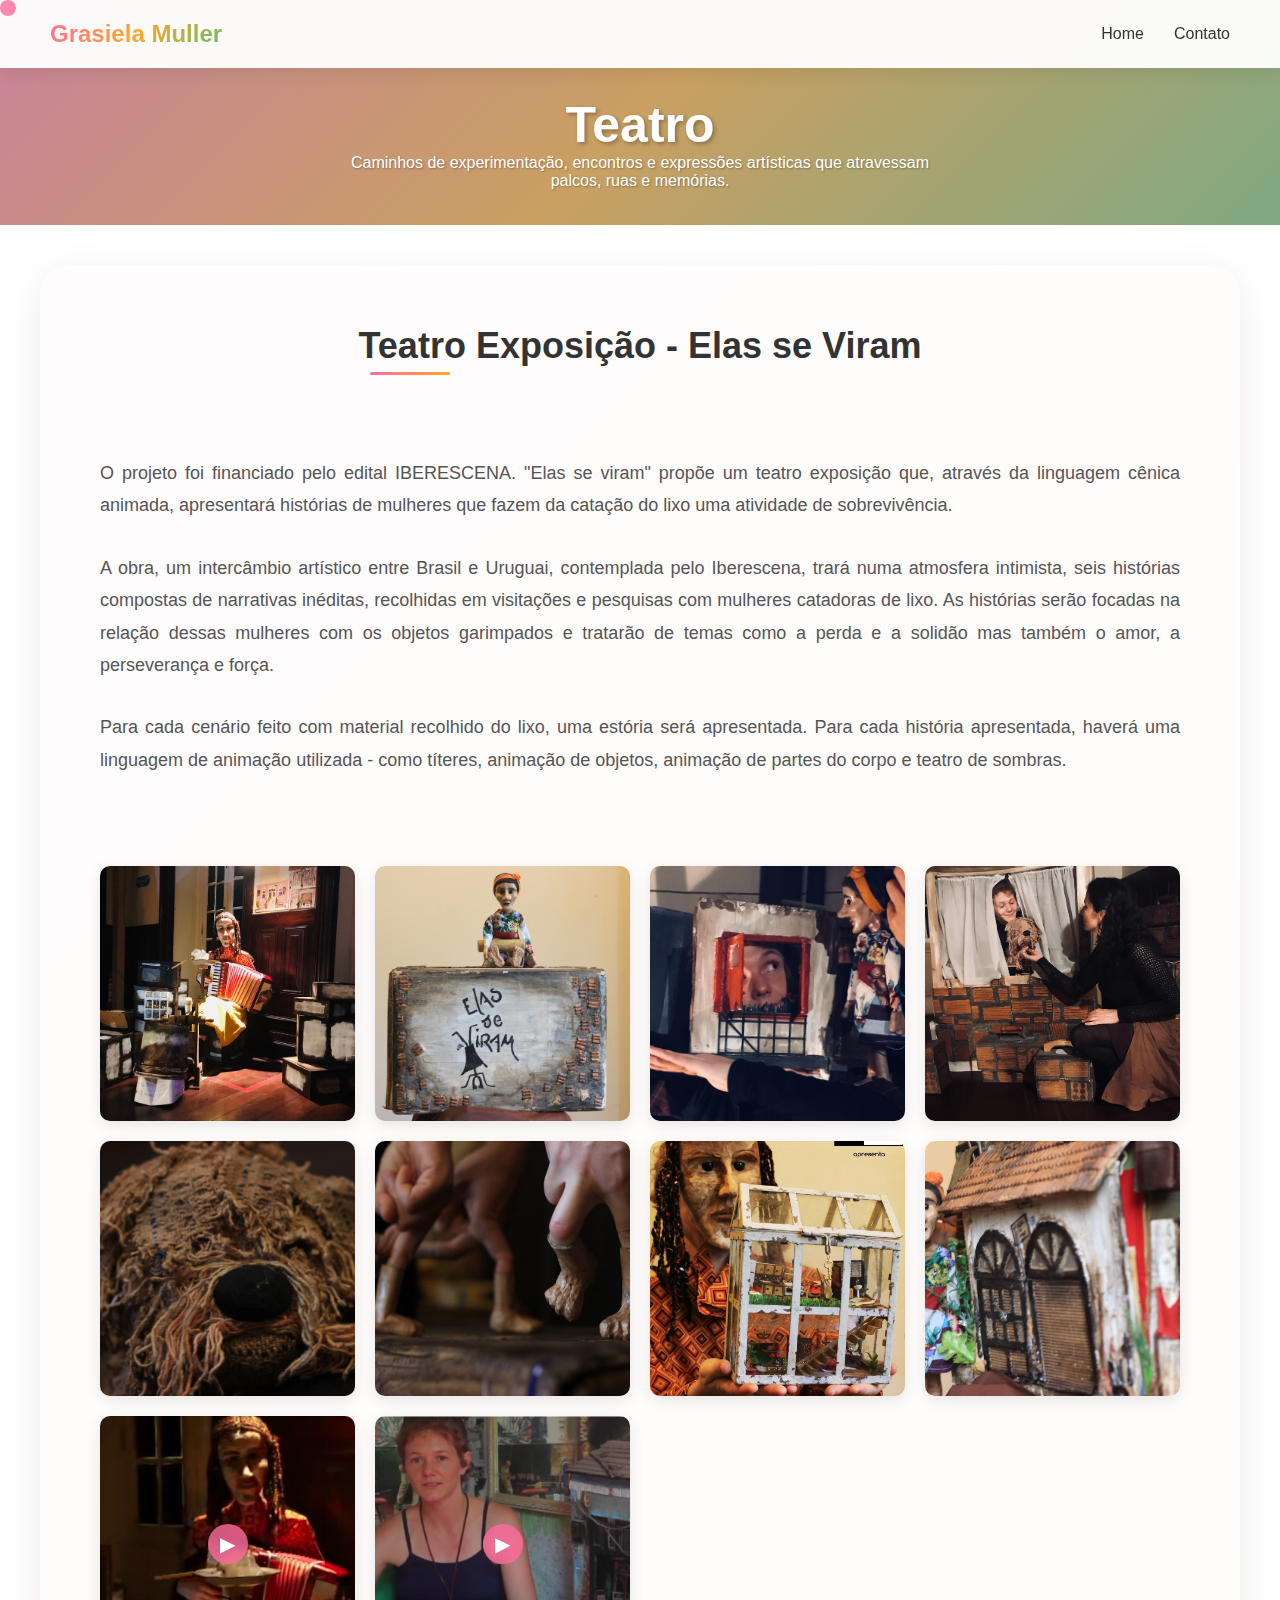
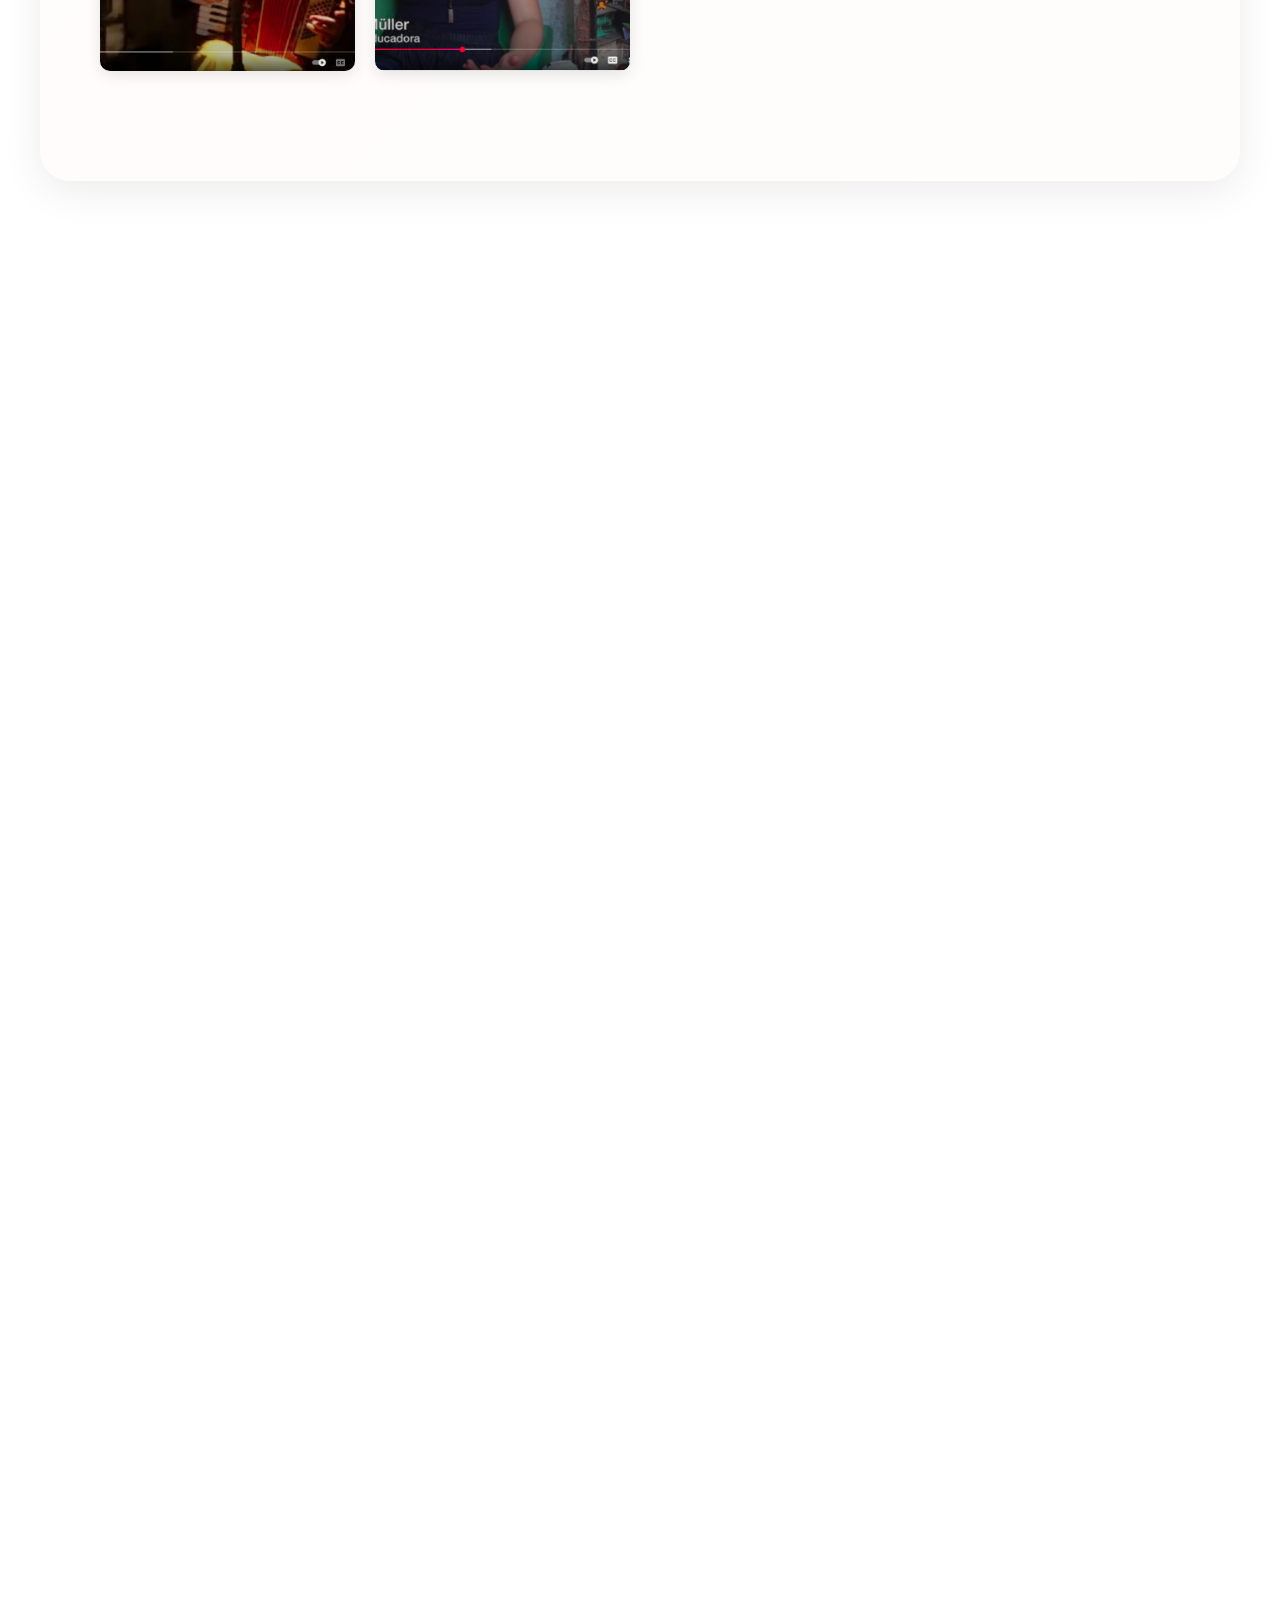
<file: projects.html>
<!doctype html>
<html lang="pt-BR">
    <head>
        <meta charset="UTF-8" />
        <meta name="viewport" content="width=device-width, initial-scale=1.0" />
        <title>Projects - Grasiela Muller</title>
        <link rel="stylesheet" href="style.css" />
    </head>
    <body>
        <div class="cursor"></div>

        <header>
            <nav>
                <a href="index.html" style="text-decoration: none"
                    ><div class="logo">Grasiela Muller</div></a
                >

                <ul class="nav-links">
                    <li><a href="index.html">Home</a></li>
                    <li><a href="index.html#contact">Contato</a></li>
                </ul>
            </nav>
        </header>

        <section class="heroCover">
            <div class="heroCover-content">
                <h1>Teatro</h1>
                <p>
                    Caminhos de experimentação, encontros e expressões
                    artísticas que atravessam palcos, ruas e memórias.
                </p>
            </div>
        </section>

        <section class="workshops" id="workshops">
            <div class="workshops-container">
                <!-- Teatro Musical -->
                <div class="project-section fade-in">
                    <div class="project-header">
                        <h3 class="project-title">
                            Teatro Exposição - Elas se Viram
                        </h3>
                    </div>

                    <div class="project-content">
                        <div class="project-description">
                            <p class="project-text">
                                O projeto foi financiado pelo edital IBERESCENA.
                                "Elas se viram" propõe um teatro exposição que,
                                através da linguagem cênica animada, apresentará
                                histórias de mulheres que fazem da catação do
                                lixo uma atividade de sobrevivência.
                            </p>
                            <p class="project-text">
                                A obra, um intercâmbio artístico entre Brasil e
                                Uruguai, contemplada pelo Iberescena, trará numa
                                atmosfera intimista, seis histórias compostas de
                                narrativas inéditas, recolhidas em visitações e
                                pesquisas com mulheres catadoras de lixo. As
                                histórias serão focadas na relação dessas
                                mulheres com os objetos garimpados e tratarão de
                                temas como a perda e a solidão mas também o
                                amor, a perseverança e força.
                            </p>

                            <p class="project-text">
                                Para cada cenário feito com material recolhido
                                do lixo, uma estória será apresentada. Para cada
                                história apresentada, haverá uma linguagem de
                                animação utilizada - como títeres, animação de
                                objetos, animação de partes do corpo e teatro de
                                sombras.
                            </p>
                        </div>

                        <div class="media-gallery">
                            <div
                                class="thumbnail-gallery"
                                data-gallery="elasSeViram"
                            >
                                <div
                                    class="thumbnail"
                                    data-type="image"
                                    data-src="/img/elasSeViram/1.png"
                                >
                                    <img
                                        src="/img/elasSeViram/1.png"
                                        alt="Img-expo"
                                    />
                                </div>

                                <div
                                    class="thumbnail"
                                    data-type="image"
                                    data-src="/img/elasSeViram/2.png"
                                >
                                    <img
                                        src="/img/elasSeViram/2.png"
                                        alt="Img-expo"
                                    />
                                </div>

                                <div
                                    class="thumbnail"
                                    data-type="image"
                                    data-src="/img/elasSeViram/3.png"
                                >
                                    <img
                                        src="/img/elasSeViram/3.png"
                                        alt="Img-expo"
                                    />
                                </div>

                                <div
                                    class="thumbnail"
                                    data-type="image"
                                    data-src="./img/elasSeViram/4.png"
                                >
                                    <img
                                        src="/img/elasSeViram/4.png"
                                        alt="Img-expo"
                                    />
                                </div>

                                <div
                                    class="thumbnail"
                                    data-type="image"
                                    data-src="/img/elasSeViram/5.png"
                                >
                                    <img
                                        src="/img/elasSeViram/5.png"
                                        alt="Img-expo"
                                    />
                                </div>

                                <div
                                    class="thumbnail"
                                    data-type="image"
                                    data-src="/img/elasSeViram/6.png"
                                >
                                    <img
                                        src="/img/elasSeViram/6.png"
                                        alt="Img-expo"
                                    />
                                </div>

                                <div
                                    class="thumbnail"
                                    data-type="image"
                                    data-src="/img/elasSeViram/7.png"
                                >
                                    <img
                                        src="/img/elasSeViram/7.png"
                                        alt="Img-expo"
                                    />
                                </div>

                                <div
                                    class="thumbnail"
                                    data-type="image"
                                    data-src="/img/elasSeViram/8.png"
                                >
                                    <img
                                        src="/img/elasSeViram/8.png"
                                        alt="Img-expo"
                                    />
                                </div>

                                <div
                                    class="thumbnail video"
                                    data-type="video"
                                    data-src="https://www.youtube.com/watch?v=X3-0aHR-xOw&t=1s&ab_channel=ElasseViram"
                                >
                                    <img
                                        src="/img//elasSeViram/1video.png"
                                        alt="Img-expo"
                                    />
                                </div>

                                <div
                                    class="thumbnail video"
                                    data-type="video"
                                    data-src="https://www.youtube.com/watch?v=nS1Kd0dHD3s&ab_channel=ElasseViram"
                                >
                                    <img
                                        src="/img//elasSeViram/2video.png"
                                        alt="Img-expo"
                                    />
                                </div>
                            </div>
                        </div>
                    </div>
                </div>
            </div>
        </section>

        <section class="workshops" id="workshops">
            <div class="workshops-container">
                <div class="project-section fade-in">
                    <div class="project-header">
                        <h3 class="project-title">A acordeonista</h3>
                    </div>

                    <div class="project-content">
                        <div class="project-description">
                            <p class="project-text">
                                Uma boneca que toca acordeon. Um corpo híbrido —
                                metade som, metade memória. Pelas ruas, ela
                                respira, pulsa e vibra. Mistura de carne,
                                tecido, música e ausência.
                            </p>
                            <p class="project-text">
                                Ela nasceu dos restos. Do que foi descartado,
                                esquecido, abandonado. Durante uma residência no
                                norte da Itália, a artista colecionava histórias
                                de mulheres. Entre goles de chá e mordidas em
                                biscoitos, surgiam conversas, silêncios,
                                lembranças. E, como quem recolhe pedaços de
                                tempo, ela pedia pequenos objetos esquecidos —
                                coisas que já não serviam, mas que ainda
                                carregavam vida.
                            </p>

                            <p class="project-text">
                                Assim, botão por botão, renda por renda, fio por
                                fio, pedaços de memórias foram se costurando.
                                Cada detalhe carrega uma ausência transformada
                                em presença. Uma cicatriz transformada em arte.
                                Essa boneca é feita de tudo aquilo que sobra —
                                e, justamente por isso, transborda. Onde passa,
                                reverbera. Onde toca, nunca mais silencia.
                            </p>
                        </div>

                        <div class="media-gallery">
                            <div
                                class="thumbnail-gallery"
                                data-gallery="acordeonista"
                            >
                                <div
                                    class="thumbnail"
                                    data-type="image"
                                    data-src="/img/acordeonista/1.png"
                                >
                                    <img
                                        src="/img/acordeonista/1.png"
                                        alt="Img-expo"
                                    />
                                </div>

                                <div
                                    class="thumbnail"
                                    data-type="image"
                                    data-src="/img/acordeonista/2.png"
                                >
                                    <img
                                        src="/img/acordeonista/2.png"
                                        alt="Img-expo"
                                    />
                                </div>

                                <div
                                    class="thumbnail"
                                    data-type="image"
                                    data-src="/img/acordeonista/3.png"
                                >
                                    <img
                                        src="/img/acordeonista/3.png"
                                        alt="Img-expo"
                                    />
                                </div>
                            </div>
                        </div>
                    </div>
                </div>
            </div>
        </section>

        <section class="workshops" id="workshops">
            <div class="workshops-container">
                <div class="project-section fade-in">
                    <div class="project-header">
                        <h3 class="project-title">Peças de teatro</h3>
                    </div>

                    <div
                        class="projects-grid"
                        style="
                            display: grid;
                            grid-template-columns: repeat(
                                auto-fit,
                                minmax(280px, 1fr)
                            );
                            margin-top: -4rem;
                            justify-items: center;
                            gap: 20px;
                            width: 100%;
                            padding: 5px;
                            box-sizing: border-box;
                        "
                    >
                        <div
                            class="project-card"
                            style="
                                display: flex;
                                flex-direction: column;
                                width: 100%;
                                max-width: 300px;
                                background: #f8f8f8;
                                border-radius: 8px;
                                overflow: hidden;
                                margin-top: 1rem;
                            "
                        >
                            <div
                                class="project-text"
                                style="
                                    padding: 12px;
                                    text-align: center;
                                    font-size: 0.9rem;
                                    line-height: 1.3;
                                    min-height: 60px;
                                    display: flex;
                                    align-items: center;
                                    justify-content: center;
                                    margin-bottom: -0.5rem;
                                "
                            >
                                <p style="margin: 0">
                                    Peça 'Bicho Esquisito' de Lucia Coelho
                                </p>
                            </div>

                            <div
                                class="thumbnail-gallery"
                                data-gallery="soundtrack3"
                            >
                                <div
                                    class="thumbnail video"
                                    style="width: 100%; aspect-ratio: 16/9"
                                    data-type="video"
                                    data-src="https://www.youtube.com/watch?v=tdOwOIXri-E&ab_channel=GrasielaM%C3%BCller"
                                >
                                    <img
                                        src="/img/soundtrack/video13.png"
                                        alt="Img-expo"
                                        style="
                                            width: 100%;
                                            height: 100%;
                                            object-fit: cover;
                                        "
                                    />
                                </div>
                            </div>
                        </div>

                        <div
                            class="project-card"
                            style="
                                display: flex;
                                flex-direction: column;
                                width: 100%;
                                max-width: 300px;
                                background: #f8f8f8;
                                border-radius: 8px;
                                overflow: hidden;
                                margin-top: 1rem;
                            "
                        >
                            <div
                                class="project-text"
                                style="
                                    padding: 12px;
                                    text-align: center;
                                    font-size: 0.9rem;
                                    line-height: 1.3;
                                    min-height: 60px;
                                    display: flex;
                                    align-items: center;
                                    justify-content: center;
                                    margin-bottom: -0.5rem;
                                "
                            >
                                <p style="margin: 0">
                                    MARIO QUINTANA - O POETA DAS COISAS SIMPLES,
                                    atriz e musicista.
                                </p>
                            </div>

                            <div
                                class="thumbnail-gallery"
                                data-gallery="soundtrack33"
                            >
                                <div
                                    class="thumbnail video"
                                    style="width: 100%; aspect-ratio: 16/9"
                                    data-type="video"
                                    data-src="https://www.youtube.com/watch?v=9gM3H5wlRwk&list=PLsFV0tNEVn1wnIsDgPOiJCm3_CztNQ0n8&index=3&t=27s&ab_channel=LUPAColetivodeArte"
                                >
                                    <img
                                        src="img/soundtrack/video15.png"
                                        alt="Img-expo"
                                        style="
                                            width: 100%;
                                            height: 100%;
                                            object-fit: cover;
                                        "
                                    />
                                </div>
                            </div>
                        </div>
                    </div>
                </div>
            </div>
        </section>

        <section class="workshops" id="workshops">
            <div class="workshops-container">
                <div class="project-section fade-in">
                    <div class="project-header">
                        <h3 class="project-title">Musicais</h3>
                    </div>

                    <div
                        class="thumbnail-gallery"
                        data-gallery="musicais"
                        style="
                            display: grid;
                            grid-template-columns: repeat(
                                auto-fit,
                                minmax(280px, 1fr)
                            );
                            margin-top: -4rem;
                            justify-items: center;
                            gap: 20px;
                            width: 100%;
                            padding: 5px;
                            box-sizing: border-box;
                        "
                    >
                        <!-- Card 1 -->
                        <div
                            style="
                                display: flex;
                                flex-direction: column;
                                width: 100%;
                                max-width: 300px;
                                background: #f8f8f8;
                                border-radius: 8px;
                                overflow: hidden;
                                margin-top: 1rem;
                            "
                        >
                            <div
                                class="project-text"
                                style="
                                    padding: 12px;
                                    text-align: center;
                                    font-size: 0.9rem;
                                    line-height: 1.3;
                                    min-height: 60px;
                                    display: flex;
                                    align-items: center;
                                    justify-content: center;
                                    margin-bottom: -0.5rem;
                                "
                            >
                                <p style="margin: 0">
                                    As Aventuras do menino Yogue - Direção
                                    Arlindo Lopes e Juliana Terra. Musical
                                    infantil sobre a mitologia Hindu. Rio de
                                    Janeiro- Brasil
                                </p>
                            </div>
                            <div
                                class="thumbnail video"
                                style="width: 100%; aspect-ratio: 16/9"
                                data-type="video"
                                data-src="https://www.youtube.com/watch?v=xDn_yGyr1h4&ab_channel=TerraTigre"
                            >
                                <img
                                    src="/img/soundtrack/video8.png"
                                    alt="Img-expo"
                                    style="
                                        width: 100%;
                                        height: 100%;
                                        object-fit: cover;
                                    "
                                />
                            </div>
                        </div>

                        <!-- Card 2 -->
                        <div
                            style="
                                display: flex;
                                flex-direction: column;
                                width: 100%;
                                max-width: 300px;
                                background: #f8f8f8;
                                border-radius: 8px;
                                overflow: hidden;
                                margin-top: 1rem;
                            "
                        >
                            <div
                                class="project-text"
                                style="
                                    padding: 12px;
                                    text-align: center;
                                    font-size: 0.9rem;
                                    line-height: 1.3;
                                    min-height: 60px;
                                    display: flex;
                                    align-items: center;
                                    justify-content: center;
                                    margin-bottom: -0.5rem;
                                "
                            >
                                <p style="margin: 0">
                                    Musical com texto e direção de João das
                                    Neves. com música de Chico César.
                                </p>
                            </div>
                            <div
                                class="thumbnail video"
                                style="width: 100%; aspect-ratio: 16/9"
                                data-type="video"
                                data-src="https://www.youtube.com/watch?v=lq8-gyVzysw&ab_channel=LuizClaudioGomes"
                            >
                                <img
                                    src="/img/soundtrack/video9.png"
                                    alt="Img-expo"
                                    style="
                                        width: 100%;
                                        height: 100%;
                                        object-fit: cover;
                                    "
                                />
                            </div>
                        </div>
                    </div>
                </div>
            </div>
        </section>
        <!-- Modal para mídia -->
        <div class="media-modal" id="mediaModal">
            <div class="modal-content">
                <button class="close-modal" onclick="closeMediaModal()">
                    &times;
                </button>
                <button
                    class="modal-nav prev"
                    id="prevBtn"
                    onclick="navigateMedia(-1)"
                >
                    ‹
                </button>
                <button
                    class="modal-nav next"
                    id="nextBtn"
                    onclick="navigateMedia(1)"
                >
                    ›
                </button>

                <img
                    class="modal-media"
                    id="modalImage"
                    style="display: none"
                />
                <video
                    class="modal-media"
                    id="modalVideo"
                    controls
                    style="display: none"
                >
                    <source src="" type="video/mp4" />
                    Seu navegador não suporta o elemento de vídeo.
                </video>

                <div class="modal-counter" id="modalCounter"></div>
            </div>
        </div>

        <script>
            // Variáveis globais para o modal
            let currentGallery = [];
            let currentIndex = 0;

            // Cursor personalizado
            const cursor = document.querySelector('.cursor');
            let mouseX = 0,
                mouseY = 0;

            document.addEventListener('mousemove', (e) => {
                mouseX = e.clientX;
                mouseY = e.clientY;
            });

            function animateCursor() {
                cursor.style.left = mouseX + 'px';
                cursor.style.top = mouseY + 'px';
                requestAnimationFrame(animateCursor);
            }
            animateCursor();

            // Hover effect no cursor
            const hoverElements = document.querySelectorAll(
                'a, button, .thumbnail, .main-media',
            );
            hoverElements.forEach((el) => {
                el.addEventListener('mouseenter', () =>
                    cursor.classList.add('hover'),
                );
                el.addEventListener('mouseleave', () =>
                    cursor.classList.remove('hover'),
                );
            });

            // Scroll animations
            const observerOptions = {
                threshold: 0.1,
                rootMargin: '0px 0px -50px 0px',
            };

            const observer = new IntersectionObserver((entries) => {
                entries.forEach((entry) => {
                    if (entry.isIntersecting) {
                        entry.target.classList.add('visible');
                    }
                });
            }, observerOptions);

            document.querySelectorAll('.fade-in').forEach((el) => {
                observer.observe(el);
            });

            // Header scroll effect
            window.addEventListener('scroll', () => {
                const header = document.querySelector('header');
                if (window.scrollY > 100) {
                    header.style.background = 'rgba(255, 255, 255, 0.98)';
                    header.style.boxShadow = '0 2px 25px rgba(0, 0, 0, 0.15)';
                } else {
                    header.style.background = 'rgba(255, 255, 255, 0.95)';
                    header.style.boxShadow = '0 2px 20px rgba(0, 0, 0, 0.1)';
                }
            });

            // Inicializar event listeners para thumbnails
            function initializeThumbnails() {
                document
                    .querySelectorAll('.thumbnail-gallery')
                    .forEach((gallery) => {
                        const thumbnails =
                            gallery.querySelectorAll('.thumbnail');

                        thumbnails.forEach((thumbnail, index) => {
                            thumbnail.addEventListener('click', () => {
                                const galleryName =
                                    gallery.getAttribute('data-gallery');
                                openMediaModal(galleryName, index);
                            });
                        });
                    });
            }

            // Abrir modal com navegação
            function openMediaModal(galleryName, startIndex = 0) {
                const gallery = document.querySelector(
                    `[data-gallery="${galleryName}"]`,
                );
                const thumbnails = gallery.querySelectorAll('.thumbnail');

                // Preparar array da galeria atual
                currentGallery = Array.from(thumbnails).map((thumb) => ({
                    type: thumb.getAttribute('data-type'),
                    src: thumb.getAttribute('data-src'),
                    alt: thumb.querySelector('img').alt,
                }));

                currentIndex = startIndex;

                const modal = document.getElementById('mediaModal');
                modal.classList.add('active');

                showCurrentMedia();
                updateNavigationButtons();
                updateCounter();
            }

            // Mostrar mídia atual
            function showCurrentMedia() {
                const modalImage = document.getElementById('modalImage');
                const modalVideo = document.getElementById('modalVideo');
                const modalContent = document.querySelector('.modal-content');
                const currentMedia = currentGallery[currentIndex];

                // Remover qualquer iframe existente
                const existingIframe =
                    document.querySelector('.youtube-iframe');
                if (existingIframe) {
                    existingIframe.remove();
                }

                if (currentMedia.type === 'video') {
                    modalImage.style.display = 'none';
                    modalVideo.style.display = 'none';

                    // Verificar se é um vídeo do YouTube
                    if (
                        currentMedia.src.includes('youtube') ||
                        currentMedia.src.includes('youtu.be')
                    ) {
                        // Extrair o ID do vídeo do YouTube
                        let videoId = '';
                        const youtubeUrl = currentMedia.src;

                        if (youtubeUrl.includes('youtube.com/watch?v=')) {
                            videoId = youtubeUrl.split('v=')[1];
                            const ampersandPosition = videoId.indexOf('&');
                            if (ampersandPosition !== -1) {
                                videoId = videoId.substring(
                                    0,
                                    ampersandPosition,
                                );
                            }
                        } else if (youtubeUrl.includes('youtu.be/')) {
                            videoId = youtubeUrl.split('youtu.be/')[1];
                        }

                        // Criar iframe do YouTube
                        const iframe = document.createElement('iframe');
                        iframe.classList.add('youtube-iframe', 'modal-media');
                        iframe.setAttribute(
                            'src',
                            `https://www.youtube.com/embed/${videoId}?autoplay=1`,
                        );
                        iframe.setAttribute('frameborder', '0');
                        iframe.setAttribute('allowfullscreen', '');
                        iframe.setAttribute(
                            'allow',
                            'autoplay; encrypted-media',
                        );

                        // Inserir o iframe antes do contador
                        const counter = document.getElementById('modalCounter');
                        modalContent.insertBefore(iframe, counter);
                    } else {
                        // Para vídeos normais (não YouTube)
                        modalVideo.style.display = 'block';
                        modalVideo.src = currentMedia.src;
                        modalVideo.play();
                    }
                } else {
                    modalImage.style.display = 'block';
                    modalImage.src = currentMedia.src;
                    modalImage.alt = currentMedia.alt;
                }
            }

            // Navegar entre mídias
            function navigateMedia(direction) {
                const modalVideo = document.getElementById('modalVideo');
                modalVideo.pause();

                currentIndex += direction;

                if (currentIndex < 0) {
                    currentIndex = currentGallery.length - 1;
                } else if (currentIndex >= currentGallery.length) {
                    currentIndex = 0;
                }

                showCurrentMedia();
                updateNavigationButtons();
                updateCounter();
            }

            // Atualizar botões de navegação
            function updateNavigationButtons() {
                const prevBtn = document.getElementById('prevBtn');
                const nextBtn = document.getElementById('nextBtn');

                prevBtn.disabled = currentGallery.length <= 1;
                nextBtn.disabled = currentGallery.length <= 1;
            }

            // Atualizar contador
            function updateCounter() {
                const counter = document.getElementById('modalCounter');
                counter.textContent = `${currentIndex + 1} / ${
                    currentGallery.length
                }`;
            }

            // Fechar modal
            function closeMediaModal() {
                const modal = document.getElementById('mediaModal');
                const modalVideo = document.getElementById('modalVideo');
                const existingIframe =
                    document.querySelector('.youtube-iframe');

                if (existingIframe) {
                    existingIframe.remove();
                }

                modal.classList.remove('active');
                modalVideo.pause();
                modalVideo.currentTime = 0;
                currentGallery = [];
                currentIndex = 0;
            }

            // Fechar modal clicando fora
            document
                .getElementById('mediaModal')
                .addEventListener('click', (e) => {
                    if (e.target.classList.contains('media-modal')) {
                        closeMediaModal();
                    }
                });

            // Navegação por teclado
            document.addEventListener('keydown', (e) => {
                if (
                    document
                        .getElementById('mediaModal')
                        .classList.contains('active')
                ) {
                    switch (e.key) {
                        case 'Escape':
                            closeMediaModal();
                            break;
                        case 'ArrowLeft':
                            navigateMedia(-1);
                            break;
                        case 'ArrowRight':
                            navigateMedia(1);
                            break;
                    }
                }
            });

            // Smooth scrolling para links
            document.querySelectorAll('a[href^="#"]').forEach((anchor) => {
                anchor.addEventListener('click', function (e) {
                    e.preventDefault();
                    const target = document.querySelector(
                        this.getAttribute('href'),
                    );
                    if (target) {
                        target.scrollIntoView({
                            behavior: 'smooth',
                            block: 'start',
                        });
                    }
                });
            });

            // Inicializar thumbnails quando a página carregar
            document.addEventListener('DOMContentLoaded', initializeThumbnails);
        </script>
    </body>
</html>
</file>
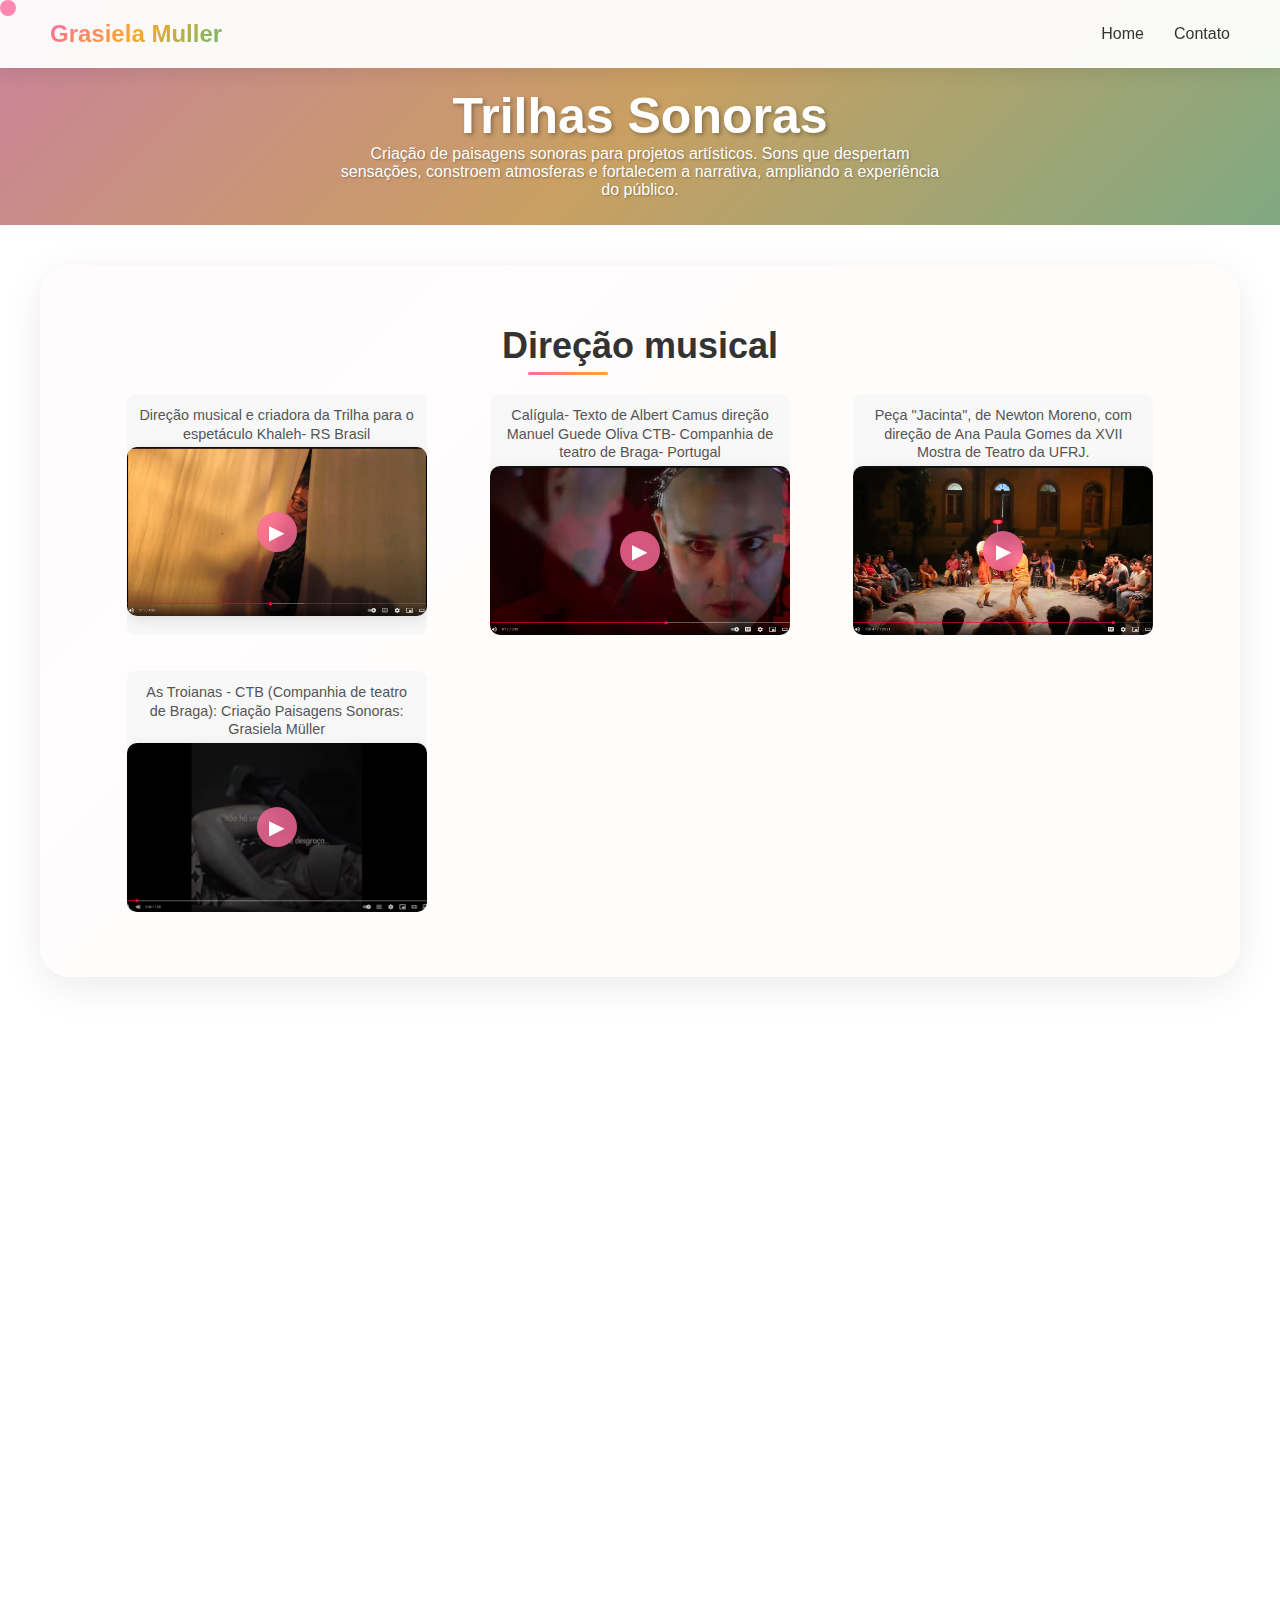
<file: soundtrack.html>
<!doctype html>
<html lang="pt-BR">
    <head>
        <meta charset="UTF-8" />
        <meta name="viewport" content="width=device-width, initial-scale=1.0" />
        <title>Soundtrack - Grasiela Muller</title>
        <link rel="stylesheet" href="style.css" />
    </head>
    <body>
        <div class="cursor"></div>

        <header>
            <nav>
                <a href="index.html" style="text-decoration: none"
                    ><div class="logo">Grasiela Muller</div></a
                >

                <ul class="nav-links">
                    <li><a href="index.html">Home</a></li>
                    <li><a href="index.html#contact">Contato</a></li>
                </ul>
            </nav>
        </header>

        <section class="heroCover">
            <div class="heroCover-content">
                <h1>Trilhas Sonoras</h1>
                <p>
                    Criação de paisagens sonoras para projetos artísticos. Sons
                    que despertam sensações, constroem atmosferas e fortalecem a
                    narrativa, ampliando a experiência do público.
                </p>
            </div>
        </section>

        <!-- DIREÇÃO MUSICAL -->
        <section class="workshops" id="workshops">
            <div class="workshops-container">
                <div class="project-section fade-in">
                    <div class="project-header">
                        <h3 class="project-title">Direção musical</h3>
                    </div>

                    <div
                        class="thumbnail-gallery"
                        data-gallery="direcao-musical"
                        style="
                            display: grid;
                            grid-template-columns: repeat(
                                auto-fit,
                                minmax(280px, 1fr)
                            );
                            margin-top: -4rem;
                            justify-items: center;
                            gap: 20px;
                            width: 100%;
                            padding: 5px;
                            box-sizing: border-box;
                        "
                    >
                        <div
                            style="
                                display: flex;
                                flex-direction: column;
                                width: 100%;
                                max-width: 300px;
                                background: #f8f8f8;
                                border-radius: 8px;
                                overflow: hidden;
                                margin-top: 1rem;
                            "
                        >
                            <div
                                class="project-text"
                                style="
                                    padding: 12px;
                                    text-align: center;
                                    font-size: 0.9rem;
                                    line-height: 1.3;
                                    min-height: 60px;
                                    display: flex;
                                    align-items: center;
                                    justify-content: center;
                                    margin-bottom: -0.5rem;
                                "
                            >
                                <p style="margin: 0">
                                    Direção musical e criadora da Trilha para o
                                    espetáculo Khaleh- RS Brasil
                                </p>
                            </div>
                            <div
                                class="thumbnail video"
                                style="width: 100%; aspect-ratio: 16/9"
                                data-type="video"
                                data-src="https://www.youtube.com/watch?v=bUkluja32qE&ab_channel=AlineTana%C3%A3"
                            >
                                <img
                                    src="/img/soundtrack/video5.png"
                                    alt="Img-expo"
                                    style="
                                        width: 100%;
                                        height: 100%;
                                        object-fit: cover;
                                    "
                                />
                            </div>
                        </div>

                        <div
                            style="
                                display: flex;
                                flex-direction: column;
                                width: 100%;
                                max-width: 300px;
                                background: #f8f8f8;
                                border-radius: 8px;
                                overflow: hidden;
                                margin-top: 1rem;
                            "
                        >
                            <div
                                class="project-text"
                                style="
                                    padding: 12px;
                                    text-align: center;
                                    font-size: 0.9rem;
                                    line-height: 1.3;
                                    min-height: 60px;
                                    display: flex;
                                    align-items: center;
                                    justify-content: center;
                                    margin-bottom: -0.5rem;
                                "
                            >
                                <p style="margin: 0">
                                    Calígula- Texto de Albert Camus direção
                                    Manuel Guede Oliva CTB- Companhia de teatro
                                    de Braga- Portugal
                                </p>
                            </div>
                            <div
                                class="thumbnail video"
                                style="width: 100%; aspect-ratio: 16/9"
                                data-type="video"
                                data-src="https://www.youtube.com/watch?v=g17eHfqKMNM&ab_channel=CTB-CompanhiaTeatrodeBraga"
                            >
                                <img
                                    src="/img/soundtrack/video6.png"
                                    alt="Img-expo"
                                    style="
                                        width: 100%;
                                        height: 100%;
                                        object-fit: cover;
                                    "
                                />
                            </div>
                        </div>

                        <div
                            style="
                                display: flex;
                                flex-direction: column;
                                width: 100%;
                                max-width: 300px;
                                background: #f8f8f8;
                                border-radius: 8px;
                                overflow: hidden;
                                margin-top: 1rem;
                            "
                        >
                            <div
                                class="project-text"
                                style="
                                    padding: 12px;
                                    text-align: center;
                                    font-size: 0.9rem;
                                    line-height: 1.3;
                                    min-height: 60px;
                                    display: flex;
                                    align-items: center;
                                    justify-content: center;
                                    margin-bottom: -0.5rem;
                                "
                            >
                                <p style="margin: 0">
                                    Peça "Jacinta", de Newton Moreno, com
                                    direção de Ana Paula Gomes da XVII Mostra de
                                    Teatro da UFRJ.
                                </p>
                            </div>
                            <div
                                class="thumbnail video"
                                style="width: 100%; aspect-ratio: 16/9"
                                data-type="video"
                                data-src="https://www.youtube.com/watch?v=3D-g_cpnjog&ab_channel=MostradeTeatrodaUFRJ"
                            >
                                <img
                                    src="/img/soundtrack/video7.png"
                                    alt="Img-expo"
                                    style="
                                        width: 100%;
                                        height: 100%;
                                        object-fit: cover;
                                    "
                                />
                            </div>
                        </div>

                        <div
                            style="
                                display: flex;
                                flex-direction: column;
                                width: 100%;
                                max-width: 300px;
                                background: #f8f8f8;
                                border-radius: 8px;
                                overflow: hidden;
                                margin-top: 1rem;
                            "
                        >
                            <div
                                class="project-text"
                                style="
                                    padding: 12px;
                                    text-align: center;
                                    font-size: 0.9rem;
                                    line-height: 1.3;
                                    min-height: 60px;
                                    display: flex;
                                    align-items: center;
                                    justify-content: center;
                                    margin-bottom: -0.5rem;
                                "
                            >
                                <p style="margin: 0">
                                    As Troianas - CTB (Companhia de teatro de
                                    Braga): Criação Paisagens Sonoras: Grasiela
                                    Müller
                                </p>
                            </div>
                            <div
                                class="thumbnail video"
                                style="width: 100%; aspect-ratio: 16/9"
                                data-type="video"
                                data-src="https://www.youtube.com/watch?v=dUfQlOi1Wfw&ab_channel=GrasielaM%C3%BCller"
                            >
                                <img
                                    src="img/soundtrack/video12.png"
                                    alt="Img-expo"
                                    style="
                                        width: 100%;
                                        height: 100%;
                                        object-fit: cover;
                                    "
                                />
                            </div>
                        </div>
                    </div>
                </div>
            </div>
        </section>

        <!-- DOCUMENTÁRIOS -->
        <section class="workshops" id="workshops">
            <div class="workshops-container">
                <div class="project-section fade-in">
                    <div class="project-header">
                        <h3 class="project-title">Documentários</h3>
                    </div>

                    <div
                        class="thumbnail-gallery"
                        data-gallery="documentarios"
                        style="
                            display: grid;
                            grid-template-columns: repeat(
                                auto-fit,
                                minmax(280px, 1fr)
                            );
                            margin-top: -4rem;
                            justify-items: center;
                            gap: 20px;
                            width: 100%;
                            padding: 5px;
                            box-sizing: border-box;
                        "
                    >
                        <div
                            style="
                                display: flex;
                                flex-direction: column;
                                width: 100%;
                                max-width: 300px;
                                background: #f8f8f8;
                                border-radius: 8px;
                                overflow: hidden;
                                margin-top: 1rem;
                            "
                        >
                            <div
                                class="project-text"
                                style="
                                    padding: 12px;
                                    text-align: center;
                                    font-size: 0.9rem;
                                    line-height: 1.3;
                                    min-height: 60px;
                                    display: flex;
                                    align-items: center;
                                    justify-content: center;
                                    margin-bottom: -0.5rem;
                                "
                            >
                                <p style="margin: 0">
                                    Faixa musical para "Abre Alas" - TV
                                    Futura/Rede Globo
                                </p>
                            </div>
                            <div
                                class="thumbnail video"
                                style="width: 100%; aspect-ratio: 16/9"
                                data-type="video"
                                data-src="https://www.youtube.com/watch?v=CY-WlangK58&ab_channel=JulianaWexel"
                            >
                                <img
                                    src="/img/soundtrack/video1.png"
                                    alt="Img-expo"
                                    style="
                                        width: 100%;
                                        height: 100%;
                                        object-fit: cover;
                                    "
                                />
                            </div>
                        </div>

                        <div
                            style="
                                display: flex;
                                flex-direction: column;
                                width: 100%;
                                max-width: 300px;
                                background: #f8f8f8;
                                border-radius: 8px;
                                overflow: hidden;
                                margin-top: 1rem;
                            "
                        >
                            <div
                                class="project-text"
                                style="
                                    padding: 12px;
                                    text-align: center;
                                    font-size: 0.9rem;
                                    line-height: 1.3;
                                    min-height: 60px;
                                    display: flex;
                                    align-items: center;
                                    justify-content: center;
                                    margin-bottom: -0.5rem;
                                "
                            >
                                <p style="margin: 0">
                                    Documentário Arte Pública criado por
                                    Francisco Teicher- Universidade PUC- Rio de
                                    Janeiro
                                </p>
                            </div>
                            <div
                                class="thumbnail video"
                                style="width: 100%; aspect-ratio: 16/9"
                                data-type="video"
                                data-src="https://www.youtube.com/watch?v=XD6X4zscfEo&t=2s&ab_channel=FranciscoTeicher"
                            >
                                <img
                                    src="/img/soundtrack/video3.png"
                                    alt="Img-expo"
                                    style="
                                        width: 100%;
                                        height: 100%;
                                        object-fit: cover;
                                    "
                                />
                            </div>
                        </div>

                        <div
                            style="
                                display: flex;
                                flex-direction: column;
                                width: 100%;
                                max-width: 300px;
                                background: #f8f8f8;
                                border-radius: 8px;
                                overflow: hidden;
                                margin-top: 1rem;
                            "
                        >
                            <div
                                class="project-text"
                                style="
                                    padding: 12px;
                                    text-align: center;
                                    font-size: 0.9rem;
                                    line-height: 1.3;
                                    min-height: 60px;
                                    display: flex;
                                    align-items: center;
                                    justify-content: center;
                                    margin-bottom: -0.5rem;
                                "
                            >
                                <p style="margin: 0">
                                    Musicista convidada para tocar trilha do
                                    documentário, ´Lucia coelho sempre
                                    navegando` com arranjos de Tim Rescala e
                                    Direção de Ricardo Brito
                                </p>
                            </div>
                            <div
                                class="thumbnail video"
                                style="width: 100%; aspect-ratio: 16/9"
                                data-type="video"
                                data-src="https://www.youtube.com/watch?v=Mf3GD6AZUj0&ab_channel=lightit"
                            >
                                <img
                                    src="/img/soundtrack/video2.png"
                                    alt="Img-expo"
                                    style="
                                        width: 100%;
                                        height: 100%;
                                        object-fit: cover;
                                    "
                                />
                            </div>
                        </div>
                    </div>
                </div>
            </div>
        </section>

        <!-- PERFORMANCE MUSICAL -->
        <section class="workshops" id="workshops">
            <div class="workshops-container">
                <div class="project-section fade-in">
                    <div class="project-header">
                        <h3 class="project-title">Performance Musical</h3>
                    </div>

                    <div
                        class="thumbnail-gallery"
                        data-gallery="performance-musical"
                        style="
                            display: grid;
                            grid-template-columns: repeat(
                                auto-fit,
                                minmax(280px, 1fr)
                            );
                            margin-top: -4rem;
                            justify-items: center;
                            gap: 20px;
                            width: 100%;
                            padding: 5px;
                            box-sizing: border-box;
                        "
                    >
                        <div
                            style="
                                display: flex;
                                flex-direction: column;
                                width: 100%;
                                max-width: 300px;
                                background: #f8f8f8;
                                border-radius: 8px;
                                overflow: hidden;
                                margin-top: 1rem;
                            "
                        >
                            <div
                                class="project-text"
                                style="
                                    padding: 12px;
                                    text-align: center;
                                    font-size: 0.9rem;
                                    line-height: 1.3;
                                    min-height: 60px;
                                    display: flex;
                                    align-items: center;
                                    justify-content: center;
                                    margin-bottom: -0.5rem;
                                "
                            >
                                <p style="margin: 0">
                                    Intervenções musicais no metrô do Rio de
                                    Janeiro - Grasiela Müller e Vitória Uslenghi
                                </p>
                            </div>
                            <div
                                class="thumbnail video"
                                style="width: 100%; aspect-ratio: 16/9"
                                data-type="video"
                                data-src="https://www.youtube.com/watch?v=a5OKRBXZNkI&ab_channel=GrasielaM%C3%BCller"
                            >
                                <img
                                    src="/img/soundtrack/video10.png"
                                    alt="Img-expo"
                                    style="
                                        width: 100%;
                                        height: 100%;
                                        object-fit: cover;
                                    "
                                />
                            </div>
                        </div>

                        <div
                            style="
                                display: flex;
                                flex-direction: column;
                                width: 100%;
                                max-width: 300px;
                                background: #f8f8f8;
                                border-radius: 8px;
                                overflow: hidden;
                                margin-top: 1rem;
                            "
                        >
                            <div
                                class="project-text"
                                style="
                                    padding: 12px;
                                    text-align: center;
                                    font-size: 0.9rem;
                                    line-height: 1.3;
                                    min-height: 60px;
                                    display: flex;
                                    align-items: center;
                                    justify-content: center;
                                    margin-bottom: -0.5rem;
                                "
                            >
                                <p style="margin: 0">
                                    Baile em espaços públicos: Música no Metro
                                    Rio de Janeiro
                                </p>
                            </div>
                            <div
                                class="thumbnail video"
                                style="width: 100%; aspect-ratio: 16/9"
                                data-type="video"
                                data-src="https://www.youtube.com/watch?v=xwXSiNw01Jw&ab_channel=GrasielaM%C3%BCller"
                            >
                                <img
                                    src="/img/soundtrack/video11.png"
                                    alt="Img-expo"
                                    style="
                                        width: 100%;
                                        height: 100%;
                                        object-fit: cover;
                                    "
                                />
                            </div>
                        </div>

                        <div
                            style="
                                display: flex;
                                flex-direction: column;
                                width: 100%;
                                max-width: 300px;
                                background: #f8f8f8;
                                border-radius: 8px;
                                overflow: hidden;
                                margin-top: 1rem;
                            "
                        >
                            <div
                                class="project-text"
                                style="
                                    padding: 12px;
                                    text-align: center;
                                    font-size: 0.9rem;
                                    line-height: 1.3;
                                    min-height: 60px;
                                    display: flex;
                                    align-items: center;
                                    justify-content: center;
                                    margin-bottom: -0.5rem;
                                "
                            >
                                <p style="margin: 0">
                                    Performance audio visual - Rio de Janeiro-
                                    Brasil
                                </p>
                            </div>
                            <div
                                class="thumbnail video"
                                style="width: 100%; aspect-ratio: 16/9"
                                data-type="video"
                                data-src="https://www.youtube.com/watch?v=W5T7j2diDlQ&ab_channel=GrasielaM%C3%BCller"
                            >
                                <img
                                    src="/img/soundtrack/video4.png"
                                    alt="Img-expo"
                                    style="
                                        width: 100%;
                                        height: 100%;
                                        object-fit: cover;
                                    "
                                />
                            </div>
                        </div>
                    </div>
                </div>
            </div>
        </section>

        <!-- Modal para mídia -->
        <div class="media-modal" id="mediaModal">
            <div class="modal-content">
                <button class="close-modal" onclick="closeMediaModal()">
                    &times;
                </button>
                <button
                    class="modal-nav prev"
                    id="prevBtn"
                    onclick="navigateMedia(-1)"
                >
                    ‹
                </button>
                <button
                    class="modal-nav next"
                    id="nextBtn"
                    onclick="navigateMedia(1)"
                >
                    ›
                </button>

                <img
                    class="modal-media"
                    id="modalImage"
                    style="display: none"
                />
                <video
                    class="modal-media"
                    id="modalVideo"
                    controls
                    style="display: none"
                >
                    <source src="" type="video/mp4" />
                    Seu navegador não suporta o elemento de vídeo.
                </video>

                <div class="modal-counter" id="modalCounter"></div>
            </div>
        </div>

        <script>
            let currentGallery = [];
            let currentIndex = 0;

            const cursor = document.querySelector('.cursor');
            let mouseX = 0,
                mouseY = 0;

            document.addEventListener('mousemove', (e) => {
                mouseX = e.clientX;
                mouseY = e.clientY;
            });

            function animateCursor() {
                cursor.style.left = mouseX + 'px';
                cursor.style.top = mouseY + 'px';
                requestAnimationFrame(animateCursor);
            }
            animateCursor();

            const hoverElements = document.querySelectorAll(
                'a, button, .thumbnail, .main-media',
            );
            hoverElements.forEach((el) => {
                el.addEventListener('mouseenter', () =>
                    cursor.classList.add('hover'),
                );
                el.addEventListener('mouseleave', () =>
                    cursor.classList.remove('hover'),
                );
            });

            const observerOptions = {
                threshold: 0.1,
                rootMargin: '0px 0px -50px 0px',
            };
            const observer = new IntersectionObserver((entries) => {
                entries.forEach((entry) => {
                    if (entry.isIntersecting)
                        entry.target.classList.add('visible');
                });
            }, observerOptions);
            document
                .querySelectorAll('.fade-in')
                .forEach((el) => observer.observe(el));

            window.addEventListener('scroll', () => {
                const header = document.querySelector('header');
                if (window.scrollY > 100) {
                    header.style.background = 'rgba(255, 255, 255, 0.98)';
                    header.style.boxShadow = '0 2px 25px rgba(0, 0, 0, 0.15)';
                } else {
                    header.style.background = 'rgba(255, 255, 255, 0.95)';
                    header.style.boxShadow = '0 2px 20px rgba(0, 0, 0, 0.1)';
                }
            });

            function initializeThumbnails() {
                document
                    .querySelectorAll('.thumbnail-gallery')
                    .forEach((gallery) => {
                        const thumbnails =
                            gallery.querySelectorAll('.thumbnail');
                        thumbnails.forEach((thumbnail, index) => {
                            thumbnail.addEventListener('click', () => {
                                const galleryName =
                                    gallery.getAttribute('data-gallery');
                                openMediaModal(galleryName, index);
                            });
                        });
                    });
            }

            function openMediaModal(galleryName, startIndex = 0) {
                const gallery = document.querySelector(
                    `[data-gallery="${galleryName}"]`,
                );
                const thumbnails = gallery.querySelectorAll('.thumbnail');

                currentGallery = Array.from(thumbnails).map((thumb) => ({
                    type: thumb.getAttribute('data-type'),
                    src: thumb.getAttribute('data-src'),
                    alt: thumb.querySelector('img').alt,
                }));

                currentIndex = startIndex;

                const modal = document.getElementById('mediaModal');
                modal.classList.add('active');

                showCurrentMedia();
                updateNavigationButtons();
                updateCounter();
            }

            function showCurrentMedia() {
                const modalImage = document.getElementById('modalImage');
                const modalVideo = document.getElementById('modalVideo');
                const modalContent = document.querySelector('.modal-content');
                const currentMedia = currentGallery[currentIndex];

                const existingIframe =
                    document.querySelector('.youtube-iframe');
                if (existingIframe) existingIframe.remove();

                if (currentMedia.type === 'video') {
                    modalImage.style.display = 'none';
                    modalVideo.style.display = 'none';

                    if (
                        currentMedia.src.includes('youtube') ||
                        currentMedia.src.includes('youtu.be')
                    ) {
                        let videoId = '';
                        const youtubeUrl = currentMedia.src;

                        if (youtubeUrl.includes('youtube.com/watch?v=')) {
                            videoId = youtubeUrl.split('v=')[1];
                            const ampersandPosition = videoId.indexOf('&');
                            if (ampersandPosition !== -1)
                                videoId = videoId.substring(
                                    0,
                                    ampersandPosition,
                                );
                        } else if (youtubeUrl.includes('youtu.be/')) {
                            videoId = youtubeUrl.split('youtu.be/')[1];
                        }

                        const iframe = document.createElement('iframe');
                        iframe.classList.add('youtube-iframe', 'modal-media');
                        iframe.setAttribute(
                            'src',
                            `https://www.youtube.com/embed/${videoId}?autoplay=1`,
                        );
                        iframe.setAttribute('frameborder', '0');
                        iframe.setAttribute('allowfullscreen', '');
                        iframe.setAttribute(
                            'allow',
                            'autoplay; encrypted-media',
                        );

                        const counter = document.getElementById('modalCounter');
                        modalContent.insertBefore(iframe, counter);
                    } else {
                        modalVideo.style.display = 'block';
                        modalVideo.src = currentMedia.src;
                        modalVideo.play();
                    }
                } else {
                    modalImage.style.display = 'block';
                    modalImage.src = currentMedia.src;
                    modalImage.alt = currentMedia.alt;
                }
            }

            function navigateMedia(direction) {
                const modalVideo = document.getElementById('modalVideo');
                modalVideo.pause();

                currentIndex += direction;
                if (currentIndex < 0) currentIndex = currentGallery.length - 1;
                else if (currentIndex >= currentGallery.length)
                    currentIndex = 0;

                showCurrentMedia();
                updateNavigationButtons();
                updateCounter();
            }

            function updateNavigationButtons() {
                const prevBtn = document.getElementById('prevBtn');
                const nextBtn = document.getElementById('nextBtn');
                prevBtn.disabled = currentGallery.length <= 1;
                nextBtn.disabled = currentGallery.length <= 1;
            }

            function updateCounter() {
                const counter = document.getElementById('modalCounter');
                counter.textContent = `${currentIndex + 1} / ${currentGallery.length}`;
            }

            function closeMediaModal() {
                const modal = document.getElementById('mediaModal');
                const modalVideo = document.getElementById('modalVideo');
                const existingIframe =
                    document.querySelector('.youtube-iframe');

                if (existingIframe) existingIframe.remove();

                modal.classList.remove('active');
                modalVideo.pause();
                modalVideo.currentTime = 0;
                currentGallery = [];
                currentIndex = 0;
            }

            document
                .getElementById('mediaModal')
                .addEventListener('click', (e) => {
                    if (e.target.classList.contains('media-modal'))
                        closeMediaModal();
                });

            document.addEventListener('keydown', (e) => {
                if (
                    document
                        .getElementById('mediaModal')
                        .classList.contains('active')
                ) {
                    switch (e.key) {
                        case 'Escape':
                            closeMediaModal();
                            break;
                        case 'ArrowLeft':
                            navigateMedia(-1);
                            break;
                        case 'ArrowRight':
                            navigateMedia(1);
                            break;
                    }
                }
            });

            document.querySelectorAll('a[href^="#"]').forEach((anchor) => {
                anchor.addEventListener('click', function (e) {
                    e.preventDefault();
                    const target = document.querySelector(
                        this.getAttribute('href'),
                    );
                    if (target)
                        target.scrollIntoView({
                            behavior: 'smooth',
                            block: 'start',
                        });
                });
            });

            document.addEventListener('DOMContentLoaded', initializeThumbnails);
        </script>
    </body>
</html>
</file>
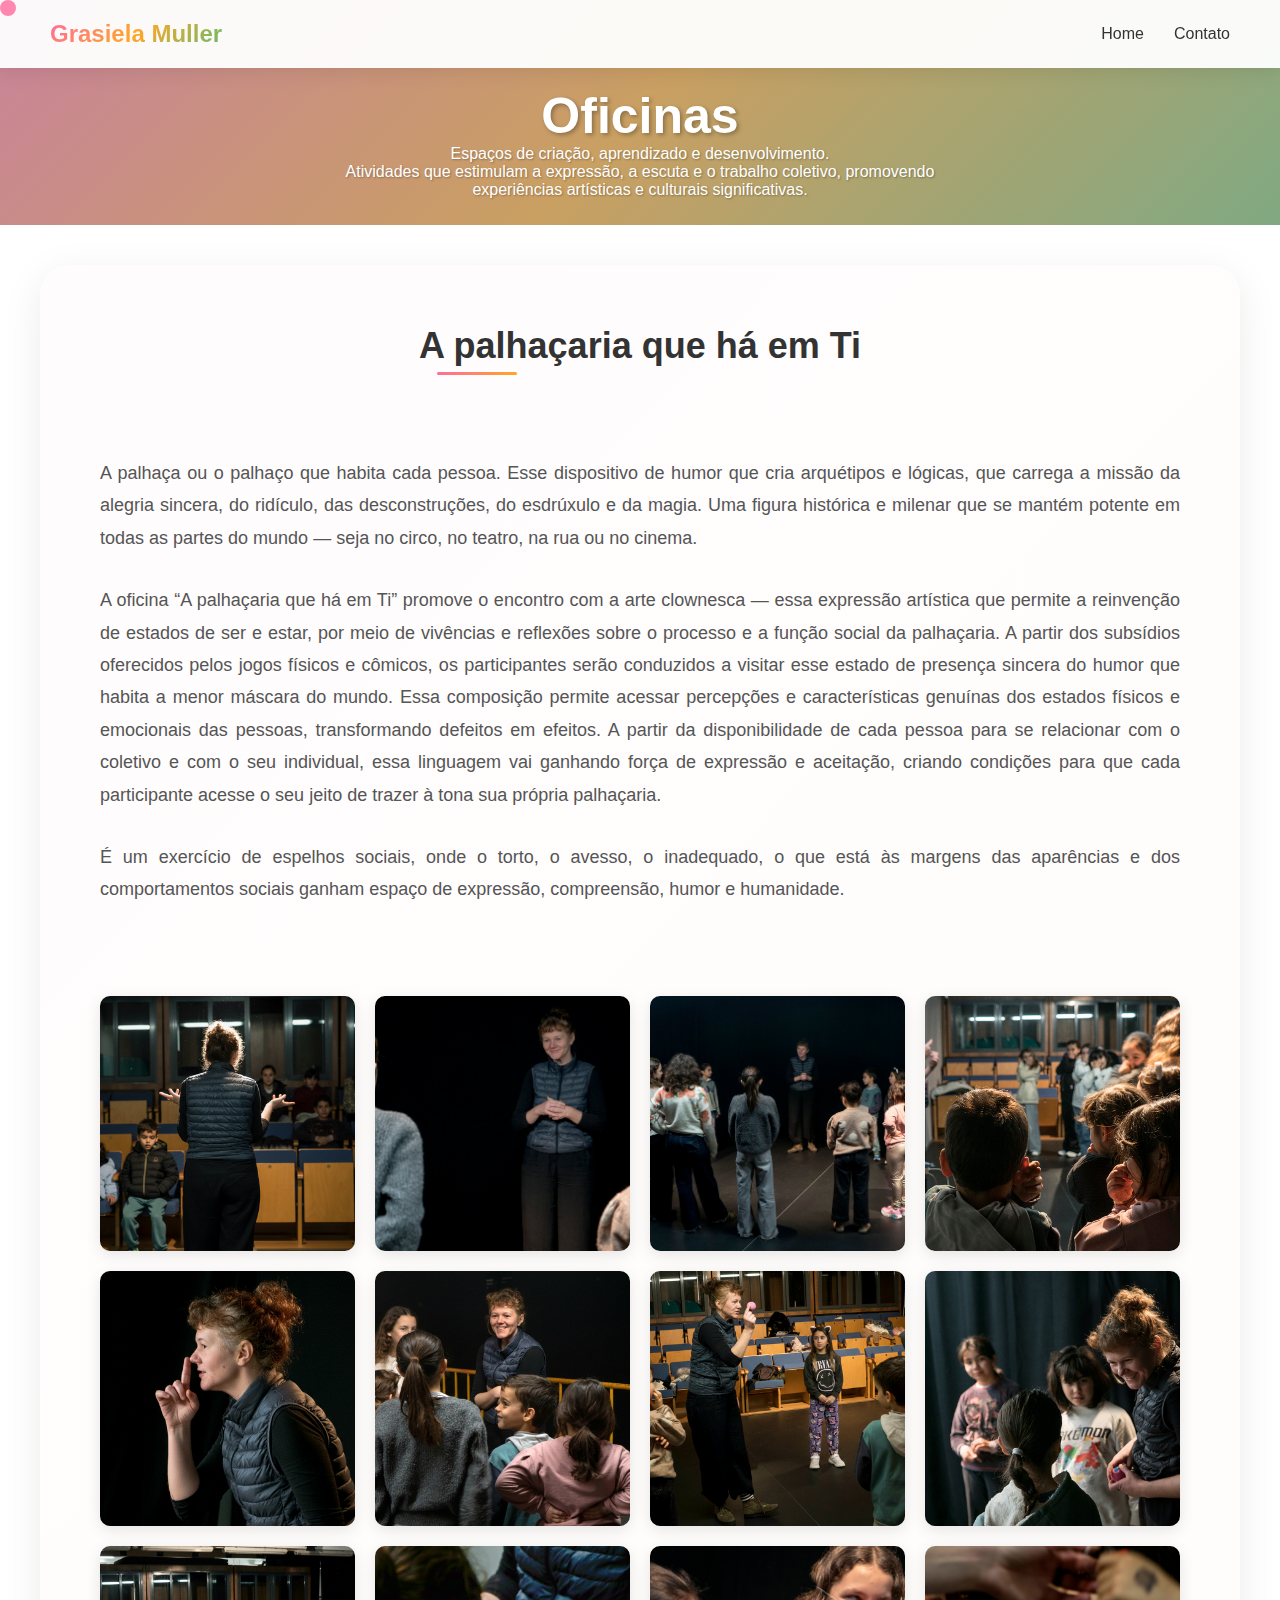
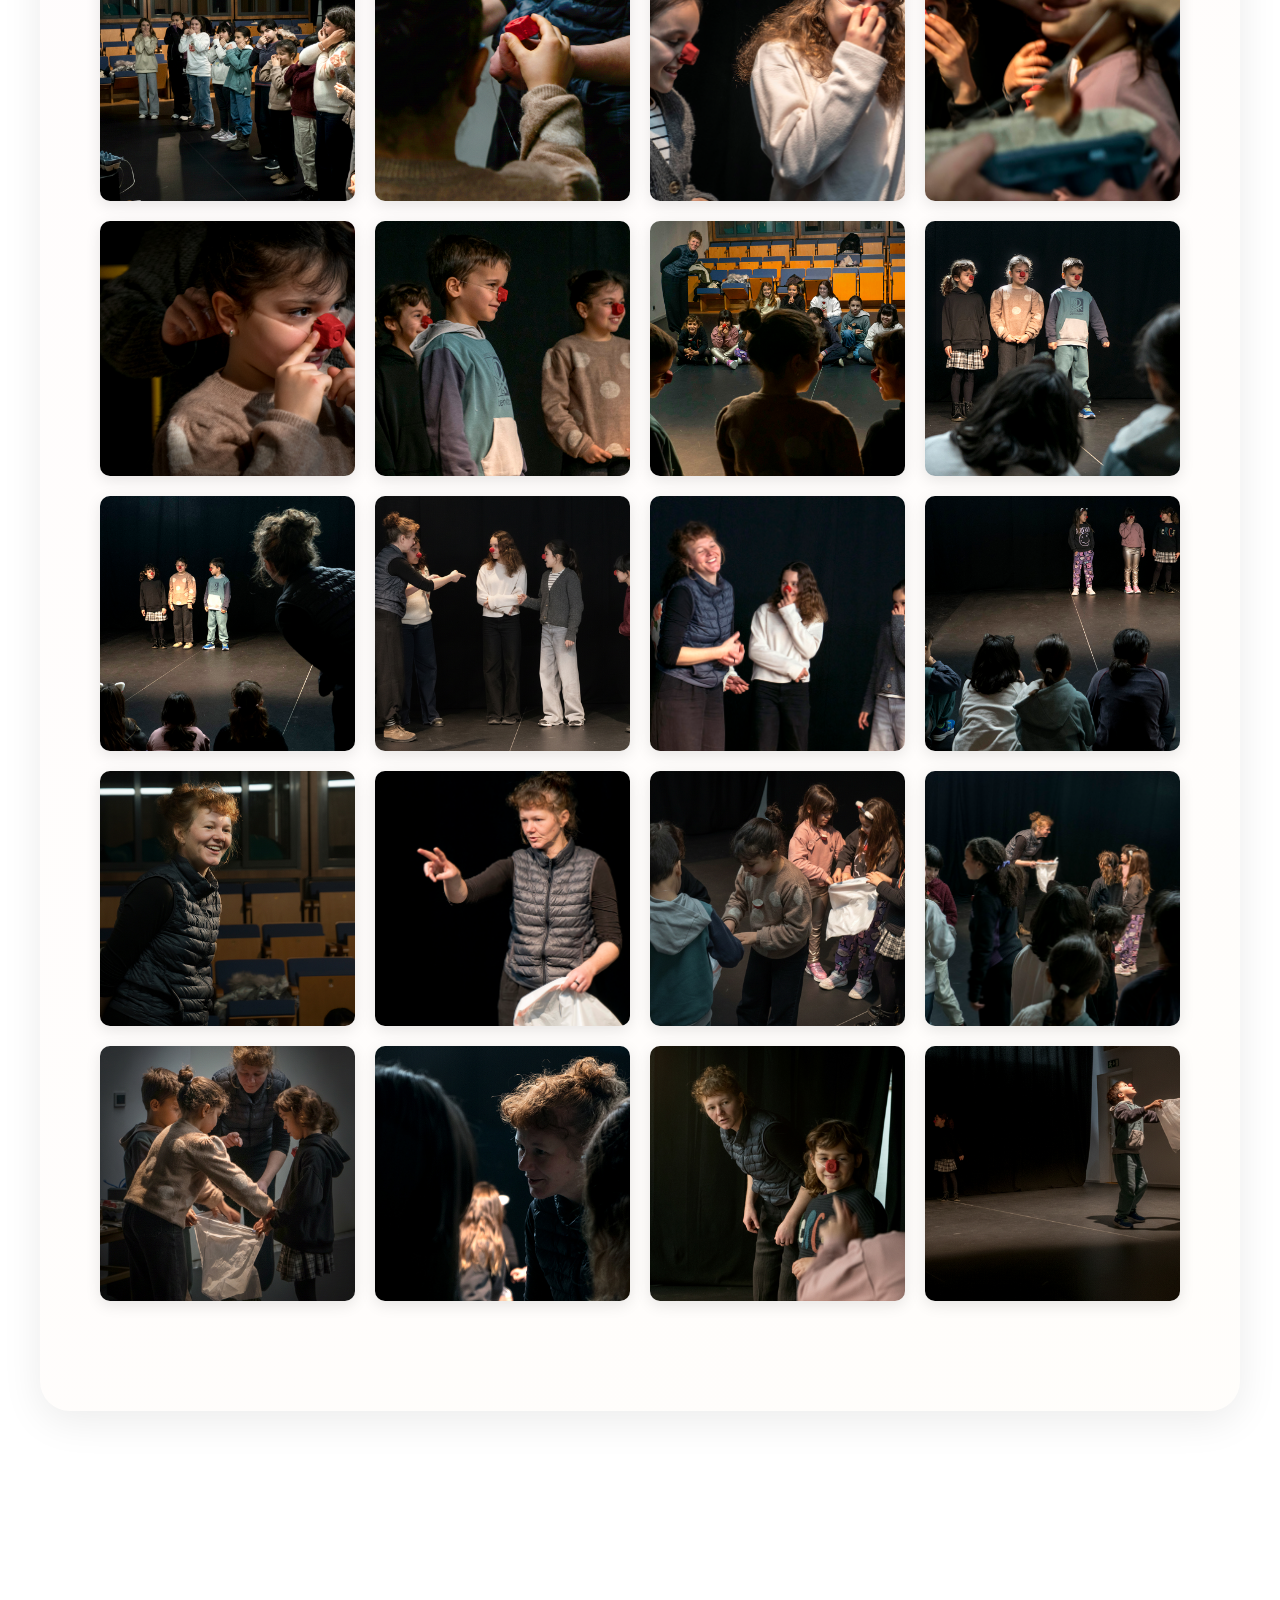
<file: workshops.html>
<!doctype html>
<html lang="pt-BR">
    <head>
        <meta charset="UTF-8" />
        <meta name="viewport" content="width=device-width, initial-scale=1.0" />
        <title>Workshops - Grasiela Muller</title>
        <link rel="stylesheet" href="style.css" />
    </head>
    <body>
        <div class="cursor"></div>

        <header>
            <nav>
                <a href="index.html" style="text-decoration: none"
                    ><div class="logo">Grasiela Muller</div></a
                >

                <ul class="nav-links">
                    <li><a href="index.html">Home</a></li>
                    <li><a href="index.html#contact">Contato</a></li>
                </ul>
            </nav>
        </header>

        <section class="heroCover">
            <div class="heroCover-content">
                <h1>Oficinas</h1>
                <p>
                    Espaços de criação, aprendizado e desenvolvimento.
                    <br />
                    Atividades que estimulam a expressão, a escuta e o trabalho
                    coletivo, promovendo experiências artísticas e culturais
                    significativas.
                </p>
            </div>
        </section>

        <section class="workshops" id="workshops">
            <div class="workshops-container">
                <!-- Teatro Musical -->
                <div class="project-section fade-in">
                    <div class="project-header">
                        <h3 class="project-title">A palhaçaria que há em Ti</h3>
                    </div>

                    <div class="project-content">
                        <div class="project-description">
                            <p class="project-text">
                                A palhaça ou o palhaço que habita cada pessoa.
                                Esse dispositivo de humor que cria arquétipos e
                                lógicas, que carrega a missão da alegria
                                sincera, do ridículo, das desconstruções, do
                                esdrúxulo e da magia. Uma figura histórica e
                                milenar que se mantém potente em todas as partes
                                do mundo — seja no circo, no teatro, na rua ou
                                no cinema.
                            </p>
                            <p class="project-text">
                                A oficina “A palhaçaria que há em Ti” promove o
                                encontro com a arte clownesca — essa expressão
                                artística que permite a reinvenção de estados de
                                ser e estar, por meio de vivências e reflexões
                                sobre o processo e a função social da
                                palhaçaria. A partir dos subsídios oferecidos
                                pelos jogos físicos e cômicos, os participantes
                                serão conduzidos a visitar esse estado de
                                presença sincera do humor que habita a menor
                                máscara do mundo. Essa composição permite
                                acessar percepções e características genuínas
                                dos estados físicos e emocionais das pessoas,
                                transformando defeitos em efeitos. A partir da
                                disponibilidade de cada pessoa para se
                                relacionar com o coletivo e com o seu
                                individual, essa linguagem vai ganhando força de
                                expressão e aceitação, criando condições para
                                que cada participante acesse o seu jeito de
                                trazer à tona sua própria palhaçaria.
                            </p>

                            <p class="project-text">
                                É um exercício de espelhos sociais, onde o
                                torto, o avesso, o inadequado, o que está às
                                margens das aparências e dos comportamentos
                                sociais ganham espaço de expressão, compreensão,
                                humor e humanidade.
                            </p>
                        </div>

                        <div class="media-gallery">
                            <div
                                class="thumbnail-gallery"
                                data-gallery="formasAnimadas"
                            >
                                <div
                                    class="thumbnail"
                                    data-type="image"
                                    data-src="/img/oficina_palhacaria/oficina-palhacaria_04.jpg"
                                >
                                    <img
                                        src="/img/oficina_palhacaria/oficina-palhacaria_04.jpg"
                                        alt="Img-expo"
                                    />
                                </div>

                                <div
                                    class="thumbnail"
                                    data-type="image"
                                    data-src="/img/oficina_palhacaria/oficina-palhacaria_06.jpg"
                                >
                                    <img
                                        src="/img/oficina_palhacaria/oficina-palhacaria_06.jpg"
                                        alt="Img-expo"
                                    />
                                </div>

                                <div
                                    class="thumbnail"
                                    data-type="image"
                                    data-src="/img/oficina_palhacaria/oficina-palhacaria_07.jpg"
                                >
                                    <img
                                        src="/img/oficina_palhacaria/oficina-palhacaria_07.jpg"
                                        alt="Img-expo"
                                    />
                                </div>

                                <div
                                    class="thumbnail"
                                    data-type="image"
                                    data-src="/img/oficina_palhacaria/oficina-palhacaria_32.jpg"
                                >
                                    <img
                                        src="/img/oficina_palhacaria/oficina-palhacaria_32.jpg"
                                        alt="Img-expo"
                                    />
                                </div>

                                <div
                                    class="thumbnail"
                                    data-type="image"
                                    data-src="/img/oficina_palhacaria/oficina-palhacaria_18.jpg"
                                >
                                    <img
                                        src="/img/oficina_palhacaria/oficina-palhacaria_18.jpg"
                                        alt="Img-expo"
                                    />
                                </div>

                                <div
                                    class="thumbnail"
                                    data-type="image"
                                    data-src="/img/oficina_palhacaria/oficina-palhacaria_19.jpg"
                                >
                                    <img
                                        src="/img/oficina_palhacaria/oficina-palhacaria_19.jpg"
                                        alt="Img-expo"
                                    />
                                </div>

                                <div
                                    class="thumbnail"
                                    data-type="image"
                                    data-src="/img/oficina_palhacaria/oficina-palhacaria_28.jpg"
                                >
                                    <img
                                        src="/img/oficina_palhacaria/oficina-palhacaria_28.jpg"
                                        alt="Img-expo"
                                    />
                                </div>

                                <div
                                    class="thumbnail"
                                    data-type="image"
                                    data-src="/img/oficina_palhacaria/oficina-palhacaria_29.jpg"
                                >
                                    <img
                                        src="/img/oficina_palhacaria/oficina-palhacaria_29.jpg"
                                        alt="Img-expo"
                                    />
                                </div>

                                <div
                                    class="thumbnail"
                                    data-type="image"
                                    data-src="/img/oficina_palhacaria/oficina-palhacaria_31.jpg"
                                >
                                    <img
                                        src="/img/oficina_palhacaria/oficina-palhacaria_31.jpg"
                                        alt="Img-expo"
                                    />
                                </div>

                                <div
                                    class="thumbnail"
                                    data-type="image"
                                    data-src="/img/oficina_palhacaria/oficina-palhacaria_33.jpg"
                                >
                                    <img
                                        src="/img/oficina_palhacaria/oficina-palhacaria_33.jpg"
                                        alt="Img-expo"
                                    />
                                </div>
                                <div
                                    class="thumbnail"
                                    data-type="image"
                                    data-src="/img/oficina_palhacaria/oficina-palhacaria_34.jpg"
                                >
                                    <img
                                        src="/img/oficina_palhacaria/oficina-palhacaria_34.jpg"
                                        alt="Img-expo"
                                    />
                                </div>

                                <div
                                    class="thumbnail"
                                    data-type="image"
                                    data-src="/img/oficina_palhacaria/oficina-palhacaria_35.jpg"
                                >
                                    <img
                                        src="/img/oficina_palhacaria/oficina-palhacaria_35.jpg"
                                        alt="Img-expo"
                                    />
                                </div>

                                <div
                                    class="thumbnail"
                                    data-type="image"
                                    data-src="/img/oficina_palhacaria/oficina-palhacaria_36.jpg"
                                >
                                    <img
                                        src="/img/oficina_palhacaria/oficina-palhacaria_36.jpg"
                                        alt="Img-expo"
                                    />
                                </div>

                                <div
                                    class="thumbnail"
                                    data-type="image"
                                    data-src="/img/oficina_palhacaria/oficina-palhacaria_38.jpg"
                                >
                                    <img
                                        src="/img/oficina_palhacaria/oficina-palhacaria_38.jpg"
                                        alt="Img-expo"
                                    />
                                </div>

                                <div
                                    class="thumbnail"
                                    data-type="image"
                                    data-src="/img/oficina_palhacaria/oficina-palhacaria_39.jpg"
                                >
                                    <img
                                        src="/img/oficina_palhacaria/oficina-palhacaria_39.jpg"
                                        alt="Img-expo"
                                    />
                                </div>

                                <div
                                    class="thumbnail"
                                    data-type="image"
                                    data-src="/img/oficina_palhacaria/oficina-palhacaria_40.jpg"
                                >
                                    <img
                                        src="/img/oficina_palhacaria/oficina-palhacaria_40.jpg"
                                        alt="Img-expo"
                                    />
                                </div>

                                <div
                                    class="thumbnail"
                                    data-type="image"
                                    data-src="/img/oficina_palhacaria/oficina-palhacaria_41.jpg"
                                >
                                    <img
                                        src="/img/oficina_palhacaria/oficina-palhacaria_41.jpg"
                                        alt="Img-expo"
                                    />
                                </div>

                                <div
                                    class="thumbnail"
                                    data-type="image"
                                    data-src="/img/oficina_palhacaria/oficina-palhacaria_43.jpg"
                                >
                                    <img
                                        src="/img/oficina_palhacaria/oficina-palhacaria_43.jpg"
                                        alt="Img-expo"
                                    />
                                </div>

                                <div
                                    class="thumbnail"
                                    data-type="image"
                                    data-src="/img/oficina_palhacaria/oficina-palhacaria_44.jpg"
                                >
                                    <img
                                        src="/img/oficina_palhacaria/oficina-palhacaria_44.jpg"
                                        alt="Img-expo"
                                    />
                                </div>

                                <div
                                    class="thumbnail"
                                    data-type="image"
                                    data-src="/img/oficina_palhacaria/oficina-palhacaria_47.jpg"
                                >
                                    <img
                                        src="/img/oficina_palhacaria/oficina-palhacaria_47.jpg"
                                        alt="Img-expo"
                                    />
                                </div>

                                <div
                                    class="thumbnail"
                                    data-type="image"
                                    data-src="/img/oficina_palhacaria/oficina-palhacaria_53.jpg"
                                >
                                    <img
                                        src="/img/oficina_palhacaria/oficina-palhacaria_53.jpg"
                                        alt="Img-expo"
                                    />
                                </div>

                                <div
                                    class="thumbnail"
                                    data-type="image"
                                    data-src="/img/oficina_palhacaria/oficina-palhacaria_56.jpg"
                                >
                                    <img
                                        src="/img/oficina_palhacaria/oficina-palhacaria_56.jpg"
                                        alt="Img-expo"
                                    />
                                </div>

                                <div
                                    class="thumbnail"
                                    data-type="image"
                                    data-src="/img/oficina_palhacaria/oficina-palhacaria_57.jpg"
                                >
                                    <img
                                        src="/img/oficina_palhacaria/oficina-palhacaria_57.jpg"
                                        alt="Img-expo"
                                    />
                                </div>

                                <div
                                    class="thumbnail"
                                    data-type="image"
                                    data-src="/img/oficina_palhacaria/oficina-palhacaria_59.jpg"
                                >
                                    <img
                                        src="/img/oficina_palhacaria/oficina-palhacaria_59.jpg"
                                        alt="Img-expo"
                                    />
                                </div>

                                <div
                                    class="thumbnail"
                                    data-type="image"
                                    data-src="/img/oficina_palhacaria/oficina-palhacaria_62.jpg"
                                >
                                    <img
                                        src="/img/oficina_palhacaria/oficina-palhacaria_62.jpg"
                                        alt="Img-expo"
                                    />
                                </div>

                                <div
                                    class="thumbnail"
                                    data-type="image"
                                    data-src="/img/oficina_palhacaria/oficina-palhacaria_63.jpg"
                                >
                                    <img
                                        src="/img/oficina_palhacaria/oficina-palhacaria_63.jpg"
                                        alt="Img-expo"
                                    />
                                </div>

                                <div
                                    class="thumbnail"
                                    data-type="image"
                                    data-src="/img/oficina_palhacaria/oficina-palhacaria_65.jpg"
                                >
                                    <img
                                        src="/img/oficina_palhacaria/oficina-palhacaria_65.jpg"
                                        alt="Img-expo"
                                    />
                                </div>

                                <div
                                    class="thumbnail"
                                    data-type="image"
                                    data-src="/img/oficina_palhacaria/oficina-palhacaria_72.jpg"
                                >
                                    <img
                                        src="/img/oficina_palhacaria/oficina-palhacaria_72.jpg"
                                        alt="Img-expo"
                                    />
                                </div>
                            </div>
                        </div>
                    </div>
                </div>
            </div>
        </section>

        <section class="workshops" id="workshops">
            <div class="workshops-container">
                <!-- Teatro Musical -->
                <div class="project-section fade-in">
                    <div class="project-header">
                        <h3 class="project-title">Teatro de formas animadas</h3>
                    </div>

                    <div class="project-content">
                        <div class="project-description">
                            <p class="project-text">
                                Uma atividade artística que propõe ao público o
                                contato com o Teatro de Formas Animadas, um
                                género teatral representado por: marionetas,
                                bonecos, máscaras, sombras, objetos, música e
                                movimentos.
                            </p>
                            <p class="project-text">
                                Através de atividades divertidas e lúdicas, os
                                participantes podem experimentar formas e
                                movimentos, bem como, conhecer técnicas que
                                transmitem sentimentos e intenções nas próprias
                                marionetas, criando assim, a ilusão de “estarem
                                vivas”, com o objetivo de trazer à tona a
                                poesia, a criatividade, coordenação motora e a
                                reflexão sobre o material trabalhado. Conteúdos
                                a abordar: Investigar a expressividade do corpo
                                e dos materiais;
                            </p>

                            <p class="project-text">
                                Transferência de energia (movimento) através do
                                corpo da pessoa para o objeto ( marionete);
                                Pesquisar as possibilidades de gestos
                                expressivos e a precisão do gesto com diferentes
                                dinâmicas. Foco, olhar e triangulação. Eixo,
                                peso, texturas e densidade dos materiais;
                                Improvisação, brincadeiras, jogos lúdicos sobre
                                temas e sentimentos para transpor para as
                                marionetas Como transformar histórias em signos
                                e personagens de animação.
                            </p>
                        </div>

                        <div class="media-gallery">
                            <div
                                class="thumbnail-gallery"
                                data-gallery="formasAnimadas"
                            >
                                <div
                                    class="thumbnail"
                                    data-type="image"
                                    data-src="/img/formasAnimadas/1.png"
                                >
                                    <img
                                        src="/img/formasAnimadas/1.png"
                                        alt="Img-expo"
                                    />
                                </div>

                                <div
                                    class="thumbnail"
                                    data-type="image"
                                    data-src="/img/formasAnimadas/2.png"
                                >
                                    <img
                                        src="/img/formasAnimadas/2.png"
                                        alt="Img-expo"
                                    />
                                </div>

                                <div
                                    class="thumbnail"
                                    data-type="image"
                                    data-src="/img/formasAnimadas/3.png"
                                >
                                    <img
                                        src="/img/formasAnimadas/3.png"
                                        alt="Img-expo"
                                    />
                                </div>

                                <div
                                    class="thumbnail"
                                    data-type="image"
                                    data-src="/img/formasAnimadas/4.png"
                                >
                                    <img
                                        src="/img/formasAnimadas/4.png"
                                        alt="Img-expo"
                                    />
                                </div>

                                <div
                                    class="thumbnail"
                                    data-type="image"
                                    data-src="/img/formasAnimadas/5.png"
                                >
                                    <img
                                        src="/img/formasAnimadas/5.png"
                                        alt="Img-expo"
                                    />
                                </div>

                                <div
                                    class="thumbnail video"
                                    data-type="video"
                                    data-src="https://www.youtube.com/watch?v=N8616aV33HA&t=8s&ab_channel=GrasielaM%C3%BCller"
                                >
                                    <img
                                        src="/img//formasAnimadas/video1.png"
                                        alt="Img-expo"
                                    />
                                </div>
                            </div>
                        </div>
                    </div>
                </div>
            </div>
        </section>

        <section class="workshops" id="workshops">
            <div class="workshops-container">
                <div class="project-section fade-in">
                    <div class="project-header">
                        <h3 class="project-title">Projeto CATIVAR</h3>
                    </div>

                    <div class="project-content">
                        <div class="project-description">
                            <p class="project-text">
                                O Projeto CATIVAR nasceu como um sopro de
                                esperança em São Vítor, um gesto delicado para
                                romper os silêncios do isolamento e da solidão,
                                no coração do Programa Viva o Bairro.
                            </p>
                            <p class="project-text">
                                Com o apoio cuidadoso da Junta de Freguesia,
                                traçaram-se metas que iam além do papel: reduzir
                                distâncias invisíveis, cultivar o bem-estar e
                                despertar uma nova consciência coletiva. Voltado
                                especialmente para pessoas acompanhadas pelo
                                SAAS da Bogalha, o projeto oferece encontros
                                semanais que tocam o corpo, a mente e a alma —
                                com música que aquece, artes plásticas que
                                expressam, práticas de mindfulness que acalmam e
                                dinâmicas de grupo que conectam.
                            </p>

                            <p class="project-text">
                                Mais do que atividades, o CATIVAR é um convite à
                                presença, um caminho de intervenção comunitária
                                que semeia vínculos e floresce a partir dos
                                recursos locais. Um território que se une para
                                criar respostas sociais sustentáveis, tecendo
                                com delicadeza redes de cuidado, afeto e
                                pertença.
                            </p>
                        </div>

                        <div class="media-gallery">
                            <div
                                class="thumbnail-gallery"
                                data-gallery="cativar"
                            >
                                <div
                                    class="thumbnail"
                                    data-type="image"
                                    data-src="/img/cativar/CATIVAR-105.jpg"
                                >
                                    <img
                                        src="/img/cativar/CATIVAR-105.jpg"
                                        alt="Img-expo"
                                    />
                                </div>

                                <div
                                    class="thumbnail"
                                    data-type="image"
                                    data-src="/img/cativar/CATIVAR-107.jpg"
                                >
                                    <img
                                        src="/img/cativar/CATIVAR-107.jpg"
                                        alt="Img-expo"
                                    />
                                </div>

                                <div
                                    class="thumbnail"
                                    data-type="image"
                                    data-src="/img/cativar/CATIVAR-110.jpg"
                                >
                                    <img
                                        src="/img/cativar/CATIVAR-110.jpg"
                                        alt="Img-expo"
                                    />
                                </div>

                                <div
                                    class="thumbnail"
                                    data-type="image"
                                    data-src="./img/cativar/CATIVAR-111.jpg"
                                >
                                    <img
                                        src="./img/cativar/CATIVAR-111.jpg"
                                        alt="Img-expo"
                                    />
                                </div>

                                <div
                                    class="thumbnail"
                                    data-type="image"
                                    data-src="/img/cativar/CATIVAR-119.jpg"
                                >
                                    <img
                                        src="/img/cativar/CATIVAR-119.jpg"
                                        alt="Img-expo"
                                    />
                                </div>

                                <div
                                    class="thumbnail"
                                    data-type="image"
                                    data-src="/img/cativar/CATIVAR-126.jpg"
                                >
                                    <img
                                        src="/img/cativar/CATIVAR-126.jpg"
                                        alt="Img-expo"
                                    />
                                </div>

                                <div
                                    class="thumbnail"
                                    data-type="image"
                                    data-src="/img/cativar/CATIVAR-128.jpg"
                                >
                                    <img
                                        src="/img/cativar/CATIVAR-128.jpg"
                                        alt="Img-expo"
                                    />
                                </div>

                                <div
                                    class="thumbnail"
                                    data-type="image"
                                    data-src="/img/cativar/CATIVAR-133.jpg"
                                >
                                    <img
                                        src="/img/cativar/CATIVAR-133.jpg"
                                        alt="Img-expo"
                                    />
                                </div>

                                <div
                                    class="thumbnail"
                                    data-type="image"
                                    data-src="/img/cativar/CATIVAR-134.jpg"
                                >
                                    <img
                                        src="/img/cativar/CATIVAR-134.jpg"
                                        alt="Img-expo"
                                    />
                                </div>

                                <div
                                    class="thumbnail"
                                    data-type="image"
                                    data-src="/img/cativar/CATIVAR-139.jpg"
                                >
                                    <img
                                        src="/img/cativar/CATIVAR-139.jpg"
                                        alt="Img-expo"
                                    />
                                </div>

                                <div
                                    class="thumbnail"
                                    data-type="image"
                                    data-src="/img/cativar/CATIVAR-183.jpg"
                                >
                                    <img
                                        src="/img/cativar/CATIVAR-183.jpg"
                                        alt="Img-expo"
                                    />
                                </div>

                                <div
                                    class="thumbnail"
                                    data-type="image"
                                    data-src="/img/cativar/CATIVAR-200.jpg"
                                >
                                    <img
                                        src="/img/cativar/CATIVAR-200.jpg"
                                        alt="Img-expo"
                                    />
                                </div>

                                <div
                                    class="thumbnail video"
                                    data-type="video"
                                    data-src="https://www.youtube.com/watch?v=tM2ubumyh0c&ab_channel=GrasielaM%C3%BCller"
                                >
                                    <img
                                        src="/img/cativar/video1.png"
                                        alt="Img-expo"
                                    />
                                </div>

                                <div
                                    class="thumbnail video"
                                    data-type="video"
                                    data-src="https://www.youtube.com/watch?v=tVaiG8qVzQU&ab_channel=GrasielaM%C3%BCller"
                                >
                                    <img
                                        src="/img/cativar/video2.png"
                                        alt="Img-expo"
                                    />
                                </div>
                            </div>
                        </div>
                    </div>
                </div>
            </div>
        </section>

        <!-- Modal para mídia -->
        <div class="media-modal" id="mediaModal">
            <div class="modal-content">
                <button class="close-modal" onclick="closeMediaModal()">
                    &times;
                </button>
                <button
                    class="modal-nav prev"
                    id="prevBtn"
                    onclick="navigateMedia(-1)"
                >
                    ‹
                </button>
                <button
                    class="modal-nav next"
                    id="nextBtn"
                    onclick="navigateMedia(1)"
                >
                    ›
                </button>

                <img
                    class="modal-media"
                    id="modalImage"
                    style="display: none"
                />
                <video
                    class="modal-media"
                    id="modalVideo"
                    controls
                    style="display: none"
                >
                    <source src="" type="video/mp4" />
                    Seu navegador não suporta o elemento de vídeo.
                </video>

                <div class="modal-counter" id="modalCounter"></div>
            </div>
        </div>

        <script>
            // Variáveis globais para o modal
            let currentGallery = [];
            let currentIndex = 0;

            // Cursor personalizado
            const cursor = document.querySelector('.cursor');
            let mouseX = 0,
                mouseY = 0;

            document.addEventListener('mousemove', (e) => {
                mouseX = e.clientX;
                mouseY = e.clientY;
            });

            function animateCursor() {
                cursor.style.left = mouseX + 'px';
                cursor.style.top = mouseY + 'px';
                requestAnimationFrame(animateCursor);
            }
            animateCursor();

            // Hover effect no cursor
            const hoverElements = document.querySelectorAll(
                'a, button, .thumbnail, .main-media',
            );
            hoverElements.forEach((el) => {
                el.addEventListener('mouseenter', () =>
                    cursor.classList.add('hover'),
                );
                el.addEventListener('mouseleave', () =>
                    cursor.classList.remove('hover'),
                );
            });

            // Scroll animations
            const observerOptions = {
                threshold: 0.1,
                rootMargin: '0px 0px -50px 0px',
            };

            const observer = new IntersectionObserver((entries) => {
                entries.forEach((entry) => {
                    if (entry.isIntersecting) {
                        entry.target.classList.add('visible');
                    }
                });
            }, observerOptions);

            document.querySelectorAll('.fade-in').forEach((el) => {
                observer.observe(el);
            });

            // Header scroll effect
            window.addEventListener('scroll', () => {
                const header = document.querySelector('header');
                if (window.scrollY > 100) {
                    header.style.background = 'rgba(255, 255, 255, 0.98)';
                    header.style.boxShadow = '0 2px 25px rgba(0, 0, 0, 0.15)';
                } else {
                    header.style.background = 'rgba(255, 255, 255, 0.95)';
                    header.style.boxShadow = '0 2px 20px rgba(0, 0, 0, 0.1)';
                }
            });

            // Inicializar event listeners para thumbnails
            function initializeThumbnails() {
                document
                    .querySelectorAll('.thumbnail-gallery')
                    .forEach((gallery) => {
                        const thumbnails =
                            gallery.querySelectorAll('.thumbnail');

                        thumbnails.forEach((thumbnail, index) => {
                            thumbnail.addEventListener('click', () => {
                                const galleryName =
                                    gallery.getAttribute('data-gallery');
                                openMediaModal(galleryName, index);
                            });
                        });
                    });
            }

            // Abrir modal com navegação
            function openMediaModal(galleryName, startIndex = 0) {
                const gallery = document.querySelector(
                    `[data-gallery="${galleryName}"]`,
                );
                const thumbnails = gallery.querySelectorAll('.thumbnail');

                // Preparar array da galeria atual
                currentGallery = Array.from(thumbnails).map((thumb) => ({
                    type: thumb.getAttribute('data-type'),
                    src: thumb.getAttribute('data-src'),
                    alt: thumb.querySelector('img').alt,
                }));

                currentIndex = startIndex;

                const modal = document.getElementById('mediaModal');
                modal.classList.add('active');

                showCurrentMedia();
                updateNavigationButtons();
                updateCounter();
            }

            // Mostrar mídia atual
            function showCurrentMedia() {
                const modalImage = document.getElementById('modalImage');
                const modalVideo = document.getElementById('modalVideo');
                const modalContent = document.querySelector('.modal-content');
                const currentMedia = currentGallery[currentIndex];

                // Remover qualquer iframe existente
                const existingIframe =
                    document.querySelector('.youtube-iframe');
                if (existingIframe) {
                    existingIframe.remove();
                }

                if (currentMedia.type === 'video') {
                    modalImage.style.display = 'none';
                    modalVideo.style.display = 'none';

                    // Verificar se é um vídeo do YouTube
                    if (
                        currentMedia.src.includes('youtube') ||
                        currentMedia.src.includes('youtu.be')
                    ) {
                        // Extrair o ID do vídeo do YouTube
                        let videoId = '';
                        const youtubeUrl = currentMedia.src;

                        if (youtubeUrl.includes('youtube.com/watch?v=')) {
                            videoId = youtubeUrl.split('v=')[1];
                            const ampersandPosition = videoId.indexOf('&');
                            if (ampersandPosition !== -1) {
                                videoId = videoId.substring(
                                    0,
                                    ampersandPosition,
                                );
                            }
                        } else if (youtubeUrl.includes('youtu.be/')) {
                            videoId = youtubeUrl.split('youtu.be/')[1];
                        }

                        // Criar iframe do YouTube
                        const iframe = document.createElement('iframe');
                        iframe.classList.add('youtube-iframe', 'modal-media');
                        iframe.setAttribute(
                            'src',
                            `https://www.youtube.com/embed/${videoId}?autoplay=1`,
                        );
                        iframe.setAttribute('frameborder', '0');
                        iframe.setAttribute('allowfullscreen', '');
                        iframe.setAttribute(
                            'allow',
                            'autoplay; encrypted-media',
                        );

                        // Inserir o iframe antes do contador
                        const counter = document.getElementById('modalCounter');
                        modalContent.insertBefore(iframe, counter);
                    } else {
                        // Para vídeos normais (não YouTube)
                        modalVideo.style.display = 'block';
                        modalVideo.src = currentMedia.src;
                        modalVideo.play();
                    }
                } else {
                    modalImage.style.display = 'block';
                    modalImage.src = currentMedia.src;
                    modalImage.alt = currentMedia.alt;
                }
            }

            // Navegar entre mídias
            function navigateMedia(direction) {
                const modalVideo = document.getElementById('modalVideo');
                modalVideo.pause();

                currentIndex += direction;

                if (currentIndex < 0) {
                    currentIndex = currentGallery.length - 1;
                } else if (currentIndex >= currentGallery.length) {
                    currentIndex = 0;
                }

                showCurrentMedia();
                updateNavigationButtons();
                updateCounter();
            }

            // Atualizar botões de navegação
            function updateNavigationButtons() {
                const prevBtn = document.getElementById('prevBtn');
                const nextBtn = document.getElementById('nextBtn');

                prevBtn.disabled = currentGallery.length <= 1;
                nextBtn.disabled = currentGallery.length <= 1;
            }

            // Atualizar contador
            function updateCounter() {
                const counter = document.getElementById('modalCounter');
                counter.textContent = `${currentIndex + 1} / ${
                    currentGallery.length
                }`;
            }

            // Fechar modal
            function closeMediaModal() {
                const modal = document.getElementById('mediaModal');
                const modalVideo = document.getElementById('modalVideo');
                const existingIframe =
                    document.querySelector('.youtube-iframe');

                if (existingIframe) {
                    existingIframe.remove();
                }

                modal.classList.remove('active');
                modalVideo.pause();
                modalVideo.currentTime = 0;
                currentGallery = [];
                currentIndex = 0;
            }

            // Fechar modal clicando fora
            document
                .getElementById('mediaModal')
                .addEventListener('click', (e) => {
                    if (e.target.classList.contains('media-modal')) {
                        closeMediaModal();
                    }
                });

            // Navegação por teclado
            document.addEventListener('keydown', (e) => {
                if (
                    document
                        .getElementById('mediaModal')
                        .classList.contains('active')
                ) {
                    switch (e.key) {
                        case 'Escape':
                            closeMediaModal();
                            break;
                        case 'ArrowLeft':
                            navigateMedia(-1);
                            break;
                        case 'ArrowRight':
                            navigateMedia(1);
                            break;
                    }
                }
            });

            // Smooth scrolling para links
            document.querySelectorAll('a[href^="#"]').forEach((anchor) => {
                anchor.addEventListener('click', function (e) {
                    e.preventDefault();
                    const target = document.querySelector(
                        this.getAttribute('href'),
                    );
                    if (target) {
                        target.scrollIntoView({
                            behavior: 'smooth',
                            block: 'start',
                        });
                    }
                });
            });

            // Inicializar thumbnails quando a página carregar
            document.addEventListener('DOMContentLoaded', initializeThumbnails);
        </script>
    </body>
</html>
</file>
<file: style.css>
* {
    margin: 0;
    padding: 0;
    box-sizing: border-box;
}

html,
body {
    overflow-x: hidden;
    max-width: 100%;
}

body {
    font-family: 'Arial', sans-serif;
    background: #f8f9fa;
    color: #333;
    overflow-x: hidden;
    scroll-behavior: smooth;
}

/* Cursor personalizado */
.cursor {
    position: fixed;
    width: 16px;
    height: 16px;
    background: #ff6b9d;
    border-radius: 50%;
    pointer-events: none;
    z-index: 9999;
    transition: transform 0.3s ease;
    opacity: 0.8;
}

.cursor.hover {
    transform: scale(1.5);
}

/* ─── Header ─── */
header {
    position: fixed;
    top: 0;
    left: 0;
    right: 0;
    z-index: 1000;
    padding: 20px 50px;
    background: rgba(255, 255, 255, 0.95);
    backdrop-filter: blur(10px);
    box-shadow: 0 2px 20px rgba(0, 0, 0, 0.1);
    transition: all 0.3s ease;
    overflow: hidden;
}
nav {
    display: flex;
    justify-content: space-between;
    align-items: center;
}

.logo {
    font-size: 24px;
    font-weight: bold;
    background: linear-gradient(135deg, #ff6b9d, #ffa726, #66bb6a);
    -webkit-background-clip: text;
    -webkit-text-fill-color: transparent;
    background-clip: text;
}

.nav-links {
    display: flex;
    list-style: none;
    gap: 30px;
}

.nav-links a {
    color: #333;
    text-decoration: none;
    font-weight: 500;
    transition: all 0.3s ease;
    position: relative;
}

.nav-links a:hover {
    color: #ff6b9d;
}

.nav-links a::after {
    content: '';
    position: absolute;
    bottom: -5px;
    left: 0;
    width: 0;
    height: 2px;
    background: #ff6b9d;
    transition: width 0.3s ease;
}

.nav-links a:hover::after {
    width: 100%;
}

.nav-toggle {
    display: none;
    flex-direction: column;
    gap: 5px;
    background: none;
    border: none;
    cursor: pointer;
    padding: 4px;
    z-index: 1100;
}

.nav-toggle span {
    display: block;
    width: 25px;
    height: 2px;
    border-radius: 2px;
    transition: all 0.3s ease;
    background: linear-gradient(135deg, #ff6b9d, #ffa726);
}

.nav-toggle.open span:nth-child(1) {
    transform: translateY(7px) rotate(45deg);
}
.nav-toggle.open span:nth-child(2) {
    opacity: 0;
}
.nav-toggle.open span:nth-child(3) {
    transform: translateY(-7px) rotate(-45deg);
}

@media (max-width: 768px) {
    header {
        padding: 15px 20px;
    }

    .nav-toggle {
        display: flex;
    }

    .nav-links {
        display: none;
        position: fixed;
        top: 0;
        left: 0;
        right: 0;
        bottom: 0;
        background: rgba(255, 255, 255, 0.98);
        backdrop-filter: blur(10px);
        flex-direction: column;
        align-items: center;
        justify-content: center;
        gap: 40px;
        z-index: 1050;
        list-style: none;
    }

    .nav-links.open {
        display: flex;
    }

    .nav-links a {
        font-size: 24px;
        font-weight: 700;
        background: linear-gradient(135deg, #ff6b9d, #ffa726, #66bb6a);
        -webkit-background-clip: text;
        -webkit-text-fill-color: transparent;
        background-clip: text;
    }

    /* Remove o underline animado no menu mobile */
    .nav-links a::after {
        display: none;
    }
}

/* ─── Hero Section ─── */
.hero {
    height: 100vh;
    display: flex;
    align-items: center;
    justify-content: center;
    position: relative;
    background: linear-gradient(135deg, #ffeaa7 0%, #fab1a0 50%, #fd79a8 100%);
    background-image: url('img/gallery/5.png');
    background-size: cover;
    background-position: center;
    background-repeat: no-repeat;
    overflow: hidden;
}

.hero.reduced {
    height: 25vh;
    background: linear-gradient(
        135deg,
        rgba(255, 107, 157, 0.6) 0%,
        rgba(255, 167, 38, 0.6) 50%,
        rgba(102, 187, 106, 0.6) 100%
    );
}

.hero.reduced::before {
    content: '';
    position: absolute;
    top: 0;
    left: 0;
    right: 0;
    bottom: 0;
    background: rgba(0, 0, 0, 0.2);
}

.hero-content {
    text-align: center;
    z-index: 2;
    color: white;
}

.hero.reduced .hero-content {
    margin-top: 40px;
}

.hero h1 {
    font-size: clamp(50px, 8vw, 100px);
    font-weight: 900;
    margin-bottom: 20px;
    color: #7e397e;
    text-shadow: 2px 2px 3px rgba(255, 255, 255, 0.8);
    animation: gentlePulse 4s ease-in-out infinite;
}

.hero p {
    color: #251125 !important;
    text-shadow: 2px 2px 2px rgba(255, 255, 255, 0.8) !important;
}

.hero.reduced h1 {
    font-size: clamp(30px, 4vw, 50px);
    margin-top: 20px;
}

.hero p {
    font-size: 20px;
    margin-bottom: 40px;
    color: #fff;
    max-width: 600px;
    margin-left: auto;
    margin-right: auto;
    text-shadow: 1px 1px 2px rgba(0, 0, 0, 0.3);
}

.hero.reduced p {
    font-size: 16px;
}

@keyframes gentlePulse {
    0%,
    100% {
        transform: scale(1);
    }
    50% {
        transform: scale(1.03);
    }
}

/* ─── heroCover ─── */
.heroCover {
    height: 25vh;
    display: flex;
    align-items: center;
    justify-content: center;
    background: linear-gradient(
        135deg,
        rgba(255, 107, 157, 0.6) 0%,
        rgba(255, 167, 38, 0.6) 50%,
        rgba(102, 187, 106, 0.6) 100%
    );
    position: relative;
    overflow: hidden;
    padding: 0 20px;
}

.heroCover::before {
    content: '';
    position: absolute;
    top: 0;
    left: 0;
    right: 0;
    bottom: 0;
    background: rgba(0, 0, 0, 0.2);
}

.heroCover-content {
    text-align: center;
    z-index: 2;
    color: white;
    margin-top: 40px;
}

.heroCover h1 {
    font-size: clamp(30px, 4vw, 50px);
    font-weight: 900;
    text-shadow: 2px 2px 4px rgba(0, 0, 0, 0.3);
    animation: gentlePulse 4s ease-in-out infinite;
    margin-top: 20px;
}

.heroCover p {
    font-size: 16px;
    text-shadow: 1px 1px 2px rgba(0, 0, 0, 0.3);
    max-width: 600px;
}

/* ─── CTA Button ─── */
.cta-button {
    display: inline-block;
    padding: 15px 40px;
    background: #fff;
    color: #7e397e;
    text-decoration: none;
    border-radius: 50px;
    font-weight: bold;
    transition: all 0.3s ease;
    box-shadow: 0 5px 15px rgba(0, 0, 0, 0.2);
}

.cta-button:hover {
    transform: translateY(-3px);
    box-shadow: 0 10px 25px rgba(0, 0, 0, 0.3);
    background: #7e397e;
    color: #fff;
}

.cta-button.gradient {
    background: linear-gradient(135deg, #ff6b9d, #ffa726);
    color: white;
    border-radius: 30px;
    font-size: 16px;
    margin: 0 10px;
}

.cta-button.gradient:hover {
    transform: translateY(-2px);
    box-shadow: 0 10px 25px rgba(255, 107, 157, 0.3);
}

.cta-button.secondary {
    background: transparent;
    border: 2px solid #ff6b9d;
    color: #ff6b9d;
}

.cta-button.secondary:hover {
    background: #ff6b9d;
    color: white;
}

/* ─── Workshops ─── */
.workshops {
    padding: 40px 20px;
    background: #fff;
}

.workshops-container {
    max-width: 1200px;
    margin: 0 auto;
}

/* ─── Project Section ─── */
.project-section {
    margin-bottom: -50px;
    opacity: 0;
    transform: translateY(50px);
    transition: all 0.8s ease;
    background: linear-gradient(
        135deg,
        rgba(255, 107, 157, 0.02),
        rgba(255, 167, 38, 0.02)
    );
    border-radius: 30px;
    padding: 60px;
    box-shadow: 0 10px 40px rgba(0, 0, 0, 0.08);
}

.project-section.visible {
    opacity: 1;
    transform: translateY(0);
}

.project-header {
    text-align: center;
    margin-bottom: 50px;
}

.project-title {
    font-size: 36px;
    margin-bottom: 20px;
    color: #333;
    position: relative;
    display: inline-block;
}

.project-title::after {
    content: '';
    position: absolute;
    bottom: -8px;
    left: -5%;
    transform: translateX(50%);
    width: 80px;
    height: 3px;
    background: linear-gradient(135deg, #ff6b9d, #ffa726);
    border-radius: 2px;
}

.project-subtitle {
    font-size: 18px;
    color: #666;
    margin-bottom: 25px;
    max-width: 600px;
    margin-left: auto;
    margin-right: auto;
    line-height: 1.6;
}

.project-content {
    display: flex;
    flex-direction: column;
    gap: 40px;
    margin-bottom: 50px;
}

.project-description {
    padding: 20px 0;
}

.project-text {
    font-size: 18px;
    line-height: 1.8;
    color: #555;
    margin-bottom: 30px;
    text-align: justify;
}

/* ─── Media Gallery ─── */
.media-gallery {
    position: relative;
}

.thumbnail-gallery {
    display: grid;
    grid-template-columns: repeat(auto-fit, minmax(250px, 1fr));
    gap: 20px;
}

.thumbnail-gallery-mirrow {
    display: grid;
    grid-template-columns: repeat(auto-fit, minmax(250px, 1fr));
    gap: 20px;
    align-items: start;
}

.thumbnail {
    width: 100%;
    aspect-ratio: 1/1;
    position: relative;
    border-radius: 10px;
    overflow: hidden;
    cursor: pointer;
    transition: all 0.3s ease;
    box-shadow: 0 4px 15px rgba(0, 0, 0, 0.1);
}

.thumbnail-mirrow {
    width: 100%;
    max-height: 600px;
    overflow: hidden;
    border-radius: 10px;
    box-shadow: 0 4px 15px rgba(0, 0, 0, 0.1);
    transition: all 0.3s ease;
    cursor: pointer;
}

.thumbnail-mirrow img {
    width: 100%;
    height: auto;
    display: block;
    object-fit: contain;
    border-radius: 10px;
}

.thumbnail:hover {
    transform: scale(1.05);
    box-shadow: 0 8px 25px rgba(0, 0, 0, 0.2);
}

.thumbnail img {
    width: 100%;
    height: 100%;
    object-fit: cover;
    transition: all 0.3s ease;
}

.thumbnail.video::after {
    content: '▶';
    position: absolute;
    top: 50%;
    left: 50%;
    transform: translate(-50%, -50%);
    color: white;
    font-size: 20px;
    background: rgba(255, 107, 157, 0.8);
    width: 40px;
    height: 40px;
    border-radius: 50%;
    display: flex;
    align-items: center;
    justify-content: center;
    backdrop-filter: blur(5px);
}

/* ─── Project CTA ─── */
.project-cta {
    text-align: center;
    padding: 40px;
    background: rgba(255, 255, 255, 0.8);
    border-radius: 20px;
    backdrop-filter: blur(10px);
}

/* ─── Modal ─── */
.media-modal {
    display: none;
    position: fixed;
    top: 0;
    left: 0;
    width: 100%;
    height: 100%;
    background: rgba(0, 0, 0, 0.95);
    z-index: 2000;
    justify-content: center;
    align-items: center;
}

.media-modal.active {
    display: flex;
}

.modal-content {
    position: relative;
    max-width: 90vw;
    max-height: 90vh;
    display: flex;
    justify-content: center;
    align-items: center;
}

.modal-media {
    max-width: 100%;
    max-height: 90vh;
    object-fit: contain;
    border-radius: 10px;
}

.youtube-iframe {
    width: 80vw;
    height: 80vh;
    max-width: 1200px;
    border: none;
    border-radius: 10px;
    background: #000;
}

.close-modal {
    position: absolute;
    top: -50px;
    right: 0;
    background: none;
    border: none;
    color: white;
    font-size: 40px;
    cursor: pointer;
    z-index: 2001;
    transition: all 0.3s ease;
}

.close-modal:hover {
    color: #ff6b9d;
    transform: scale(1.1);
}

.modal-nav {
    position: absolute;
    top: 50%;
    transform: translateY(-50%);
    background: transparent;
    border: none;
    color: white;
    font-size: 40px;
    width: 60px;
    height: 60px;
    border-radius: 50%;
    cursor: pointer;
    transition: all 0.3s ease;
    display: flex;
    align-items: center;
    justify-content: center;
    z-index: 2001;
    text-shadow: 2px 2px 4px rgba(0, 0, 0, 0.8);
}

.modal-nav:hover {
    color: #ff6b9d;
    transform: translateY(-50%) scale(1.2);
}

.modal-nav.prev {
    left: -80px;
}
.modal-nav.next {
    right: -80px;
}

.modal-nav:disabled {
    opacity: 0.3;
    cursor: not-allowed;
}

.modal-nav:disabled:hover {
    background: rgba(255, 255, 255, 0.2);
    transform: translateY(-50%) scale(1);
}

.modal-counter {
    position: absolute;
    bottom: -50px;
    left: 50%;
    transform: translateX(-50%);
    color: white;
    font-size: 16px;
    background: rgba(0, 0, 0, 0.5);
    padding: 8px 16px;
    border-radius: 20px;
    backdrop-filter: blur(10px);
}

/* ─── Carousel / Images ─── */
.images {
    padding: 50px 5%;
    background: #000;
}

.carousel-track {
    display: grid;
    grid-template-columns: repeat(auto-fit, minmax(250px, 1fr));
    gap: 20px;
    justify-items: center;
}

.carousel-item {
    width: 100%;
    max-width: 400px;
    overflow: hidden;
    border-radius: 10px;
    box-shadow: 0 4px 15px rgba(0, 0, 0, 0.5);
    background: #111;
}

.carousel-item img {
    width: 100%;
    height: auto;
    display: block;
    object-fit: cover;
    border-radius: 10px;
    transition: transform 0.3s ease;
}

.carousel-item img:hover {
    transform: scale(1.05);
}

.dots {
    display: none;
}

/* ─── About Section ─── */
.about {
    padding: 100px 50px;
    background: #fff;
    position: relative;
}

.about-content {
    max-width: 1200px;
    margin: 0 auto;
    display: grid;
    grid-template-columns: 1fr 1fr;
    gap: 80px;
    align-items: center;
}

.about-text h2 {
    font-size: 42px;
    margin-bottom: 30px;
    color: #333;
    position: relative;
}

.about-text h2::after {
    content: '';
    position: absolute;
    bottom: -10px;
    left: 0;
    width: 80px;
    height: 4px;
    background: linear-gradient(135deg, #ff6b9d, #ffa726);
    border-radius: 2px;
}

.about-text p {
    font-size: 18px;
    line-height: 1.7;
    margin-bottom: 20px;
    color: #666;
}

.about-visual {
    position: relative;
    display: flex;
    align-items: center;
    justify-content: center;
    width: 100%;
    max-width: 500px;
}

.profileImg {
    width: 100%;
    height: auto;
    object-fit: contain;
    border-radius: 10px;
    position: relative;
    z-index: 2;
}

/* Círculos ficam atrás da foto no desktop */
.pattern-circle {
    position: absolute;
    border-radius: 50%;
    background: linear-gradient(135deg, #ff6b9d, #ffa726, #66bb6a);
    animation:
        rotate 4s linear infinite,
        float 6s ease-in-out infinite;
    z-index: 1;
}

.pattern-circle:nth-child(2) {
    width: 200px;
    height: 200px;
    opacity: 0.5;
    bottom: 10px;
    right: 10px;
}

.pattern-circle:nth-child(3) {
    width: 120px;
    height: 120px;
    opacity: 0.35;
    animation-delay:
        -2s,
        -3s;
    bottom: 10px;
    right: 10px;
}

.pattern-circle:nth-child(4) {
    width: 60px;
    height: 60px;
    opacity: 0.25;
    animation-delay:
        -4s,
        -1.5s;
    bottom: 10px;
    right: 10px;
}

@keyframes rotate {
    from {
        transform: rotate(0deg);
    }
    to {
        transform: rotate(360deg);
    }
}

@keyframes float {
    0%,
    100% {
        transform: translateY(0px);
    }
    50% {
        transform: translateY(-20px);
    }
}

/* ─── About Mobile ─── */
@media (max-width: 768px) {
    .about {
        padding: 60px 24px;
    }

    .about-content {
        grid-template-columns: 1fr;
        gap: 36px;
    }

    /* Foto vem primeiro */
    .about-visual {
        order: -1;
        max-width: 200px;
        margin: 0 auto;
    }

    .profileImg {
        width: 100%;
        border-radius: 12px;
    }

    /* Círculos escondidos no mobile — causam sobreposição */
    .pattern-circle {
        display: none;
    }

    .about-text h2 {
        font-size: 26px;
        line-height: 1.3;
    }

    .about-text p {
        font-size: 15px;
        line-height: 1.7;
    }
}

/* ─── Gallery Section ─── */
.gallery {
    padding: 100px 50px;
    background: linear-gradient(135deg, #ddd6fe 0%, #fce7f3 100%);
    overflow-x: hidden;
}

.gallery h2 {
    text-align: center;
    font-size: 42px;
    margin-bottom: 60px;
    color: #333;
    position: relative;
}

.gallery h2::after {
    content: '';
    position: absolute;
    bottom: -10px;
    left: 50%;
    transform: translateX(-50%);
    width: 100px;
    height: 4px;
    background: linear-gradient(135deg, #ff6b9d, #ffa726);
    border-radius: 2px;
}

.gallery-grid {
    display: grid;
    grid-template-columns: repeat(auto-fit, minmax(300px, 1fr));
    gap: 30px;
    max-width: 1200px;
    margin: 0 auto;
}

.gallery-item {
    position: relative;
    height: 300px;
    border-radius: 20px;
    overflow: hidden;
    cursor: pointer;
    transition: all 0.3s ease;
    box-shadow: 0 10px 30px rgba(0, 0, 0, 0.1);
}

.gallery-item:nth-child(1) {
    background: linear-gradient(135deg, #ff6b9d, #ffa726);
}
.gallery-item:nth-child(2) {
    background: linear-gradient(135deg, #66bb6a, #42a5f5);
}
.gallery-item:nth-child(3) {
    background: linear-gradient(135deg, #ffa726, #ff7043);
}
.gallery-item:nth-child(4) {
    background: linear-gradient(135deg, #ab47bc, #ec407a);
}
.gallery-item:nth-child(5) {
    background: linear-gradient(135deg, #42a5f5, #66bb6a);
}
.gallery-item:nth-child(6) {
    background: linear-gradient(135deg, #ff7043, #ff6b9d);
}

.gallery-item:hover {
    transform: translateY(-10px);
    box-shadow: 0 20px 40px rgba(0, 0, 0, 0.2);
}

.gallery-item::before {
    content: '';
    position: absolute;
    top: 0;
    left: 0;
    right: 0;
    bottom: 0;
    background: rgba(0, 0, 0, 0.3);
    transition: opacity 0.3s ease;
}

.gallery-item:hover::before {
    opacity: 0.1;
}

.gallery-item-content {
    position: absolute;
    bottom: 30px;
    left: 30px;
    right: 30px;
    z-index: 2;
    color: #fff;
}

.gallery-item h3 {
    font-size: 24px;
    margin-bottom: 10px;
    text-shadow: 1px 1px 2px rgba(0, 0, 0, 0.5);
}

.gallery-item p {
    font-size: 16px;
    text-shadow: 1px 1px 2px rgba(0, 0, 0, 0.5);
}

.gallery-link {
    text-decoration: none;
    display: block;
}

@media (max-width: 768px) {
    .gallery {
        padding: 60px 20px;
    }

    .gallery-grid {
        grid-template-columns: 1fr;
        gap: 20px;
    }
}

/* ─── Floating image ─── */
.floating-image {
    position: fixed;
    width: 8vw;
    max-width: 120px;
    min-width: 60px;
    height: auto;
    aspect-ratio: 1/1;
    background-image: url('/img/jump.png');
    background-size: contain;
    background-repeat: no-repeat;
    background-position: center;
    pointer-events: none;
    opacity: 0;
    transform: scale(0.5) rotate(-20deg);
    transition:
        opacity 0.4s ease,
        transform 0.4s ease;
    z-index: 9999;
}

@media (max-width: 768px) {
    .floating-image {
        display: none;
    }
    .cursor {
        display: none;
    }
}

/* ─── Footer ─── */
.gf {
    background: #0f0a18;
    font-family: 'Arial', sans-serif;
    position: relative;
    overflow: hidden;
    min-height: 420px;
    width: 100%;
}

canvas#gf-canvas {
    position: absolute;
    top: 0;
    left: 0;
    width: 100%;
    height: 100%;
    pointer-events: none;
}

.gf-stripe {
    position: absolute;
    top: 0;
    left: 0;
    right: 0;
    height: 5px;
    background: linear-gradient(
        90deg,
        #ff6b9d,
        #ffa726,
        #66bb6a,
        #42a5f5,
        #ab47bc,
        #ff6b9d
    );
    background-size: 300% 100%;
    animation: stripeMove 5s linear infinite;
    z-index: 20;
}

@keyframes stripeMove {
    0% {
        background-position: 0% 0%;
    }
    100% {
        background-position: 300% 0%;
    }
}

.gf-inner {
    position: relative;
    z-index: 10;
    max-width: 1200px;
    margin: 0 auto;
    padding: 64px 60px 48px;
    display: grid;
    grid-template-columns: 1fr auto 1fr;
    gap: 48px;
    align-items: center;
}

.gf-left {
    display: flex;
    flex-direction: column;
    align-items: flex-start;
    gap: 24px;
}

.gf-label {
    font-size: 11px;
    letter-spacing: 4px;
    text-transform: uppercase;
    color: rgba(255, 255, 255, 0.25);
}

.gf-name {
    font-size: clamp(32px, 4vw, 58px);
    font-weight: 900;
    background: linear-gradient(135deg, #ff6b9d 0%, #ffa726 50%, #ab47bc 100%);
    -webkit-background-clip: text;
    -webkit-text-fill-color: transparent;
    background-clip: text;
    line-height: 1.05;
    transition: letter-spacing 0.4s ease;
    cursor: default;
}

.gf-name:hover {
    letter-spacing: 3px;
}

.gf-roles {
    display: flex;
    flex-direction: column;
    gap: 6px;
}

.gf-role {
    font-size: 13px;
    color: rgba(255, 255, 255, 0.35);
    letter-spacing: 1px;
    display: flex;
    align-items: center;
    gap: 8px;
}

.gf-role::before {
    content: '';
    display: inline-block;
    width: 20px;
    height: 1px;
    background: linear-gradient(90deg, #ff6b9d, #ffa726);
    flex-shrink: 0;
}

.gf-center {
    display: flex;
    flex-direction: column;
    align-items: center;
    gap: 16px;
}

.gf-avatar-ring {
    position: relative;
    width: clamp(100px, 14vw, 150px);
    height: clamp(100px, 14vw, 150px);
    flex-shrink: 0;
}

.gf-ring-svg {
    position: absolute;
    top: -10px;
    left: -10px;
    width: calc(100% + 20px);
    height: calc(100% + 20px);
    animation: spinRing 15s linear infinite;
}

@keyframes spinRing {
    from {
        transform: rotate(0deg);
    }
    to {
        transform: rotate(360deg);
    }
}

.gf-avatar-img {
    width: 100%;
    height: 100%;
    border-radius: 50%;
    object-fit: cover;
    border: 3px solid #0f0a18;
    display: block;
    background: linear-gradient(135deg, #ff6b9d, #ab47bc);
}

.gf-cta-hint {
    font-size: 11px;
    letter-spacing: 3px;
    text-transform: uppercase;
    color: rgba(255, 255, 255, 0.322);
    text-align: center;
}

.gf-right {
    display: flex;
    flex-direction: column;
    align-items: flex-end;
    gap: 14px;
}

.gf-pill {
    display: flex;
    align-items: center;
    gap: 12px;
    padding: 13px 22px;
    border-radius: 50px;
    text-decoration: none;
    font-size: 14px;
    color: rgba(255, 255, 255, 0.65);
    border: 1px solid rgba(255, 255, 255, 0.08);
    background: rgba(255, 255, 255, 0.03);
    transition: all 0.3s ease;
    position: relative;
    overflow: hidden;
    white-space: nowrap;
}

.gf-pill::before {
    content: '';
    position: absolute;
    inset: 0;
    opacity: 0;
    transition: opacity 0.3s ease;
    border-radius: inherit;
}

.gf-pill.email::before {
    background: linear-gradient(
        135deg,
        rgba(255, 107, 157, 0.15),
        rgba(171, 71, 188, 0.1)
    );
}
.gf-pill.phone::before {
    background: linear-gradient(
        135deg,
        rgba(255, 167, 38, 0.15),
        rgba(255, 112, 67, 0.1)
    );
}
.gf-pill.insta::before {
    background: linear-gradient(
        135deg,
        rgba(102, 187, 106, 0.15),
        rgba(66, 165, 245, 0.1)
    );
}

.gf-pill:hover::before {
    opacity: 1;
}

.gf-pill:hover {
    color: #fff;
    border-color: rgba(255, 107, 157, 0.3);
    transform: translateX(-4px);
    box-shadow: 0 8px 28px rgba(0, 0, 0, 0.3);
}

.gf-pill-icon {
    width: 32px;
    height: 32px;
    border-radius: 50%;
    display: flex;
    align-items: center;
    justify-content: center;
    font-size: 14px;
    flex-shrink: 0;
    background: rgba(255, 255, 255, 0.06);
    border: 1px solid rgba(255, 255, 255, 0.1);
    transition: all 0.3s ease;
}

.gf-pill:hover .gf-pill-icon {
    background: rgba(255, 107, 157, 0.2);
    border-color: rgba(255, 107, 157, 0.4);
}

.gf-divider {
    position: relative;
    z-index: 10;
    max-width: 1200px;
    margin: 0 auto;
    padding: 0 60px;
}

.gf-divider-line {
    height: 1px;
    background: linear-gradient(
        90deg,
        transparent,
        rgba(255, 255, 255, 0.08),
        rgba(255, 107, 157, 0.2),
        rgba(255, 255, 255, 0.08),
        transparent
    );
}

.gf-bottom {
    position: relative;
    z-index: 10;
    max-width: 1200px;
    margin: 0 auto;
    padding: 20px 60px 28px;
    display: flex;
    justify-content: space-between;
    align-items: center;
}

.gf-copy {
    font-size: 12px;
    color: rgba(255, 255, 255, 0.18);
    letter-spacing: 0.5px;
}

.gf-dots {
    display: flex;
    gap: 6px;
    align-items: center;
}

.gf-dot {
    width: 5px;
    height: 5px;
    border-radius: 50%;
    animation: dotPulse 2s ease-in-out infinite;
}

.gf-dot:nth-child(1) {
    background: #ff6b9d;
    animation-delay: 0s;
}
.gf-dot:nth-child(2) {
    background: #ffa726;
    animation-delay: 0.3s;
}
.gf-dot:nth-child(3) {
    background: #ab47bc;
    animation-delay: 0.6s;
}

@keyframes dotPulse {
    0%,
    100% {
        opacity: 0.3;
        transform: scale(1);
    }
    50% {
        opacity: 1;
        transform: scale(1.4);
    }
}

.gf-sparks {
    position: absolute;
    top: 0;
    left: 0;
    width: 100%;
    height: 100%;
    pointer-events: none;
    z-index: 5;
}

@media (max-width: 900px) {
    .gf-inner {
        grid-template-columns: 1fr;
        padding: 56px 32px 40px;
        gap: 36px;
        justify-items: center;
        text-align: center;
    }
    .gf-left {
        align-items: center;
    }
    .gf-role::before {
        display: none;
    }
    .gf-right {
        align-items: center;
    }
    .gf-pill:hover {
        transform: translateY(-3px);
    }
    .gf-bottom {
        padding: 20px 32px 28px;
        flex-direction: column;
        gap: 12px;
    }
    .gf-divider {
        padding: 0 32px;
    }
}

@media (max-width: 480px) {
    .gf-inner {
        padding: 48px 20px 36px;
        gap: 28px;
    }
    .gf-pill {
        font-size: 13px;
        padding: 11px 18px;
    }
    .gf-bottom {
        padding: 16px 20px 24px;
    }
    .gf-divider {
        padding: 0 20px;
    }
}

/* ─── Animações gerais ─── */
.fade-in {
    opacity: 0;
    transform: translateY(30px);
    transition: all 0.6s ease;
    animation: fadeIn 1.5s ease forwards;
}

.fade-in.visible {
    opacity: 1;
    transform: translateY(0);
}

@keyframes fadeIn {
    to {
        opacity: 1;
    }
}

/* ─── Partículas ─── */
.particle {
    position: fixed;
    pointer-events: none;
    z-index: 0;
}
</file>
